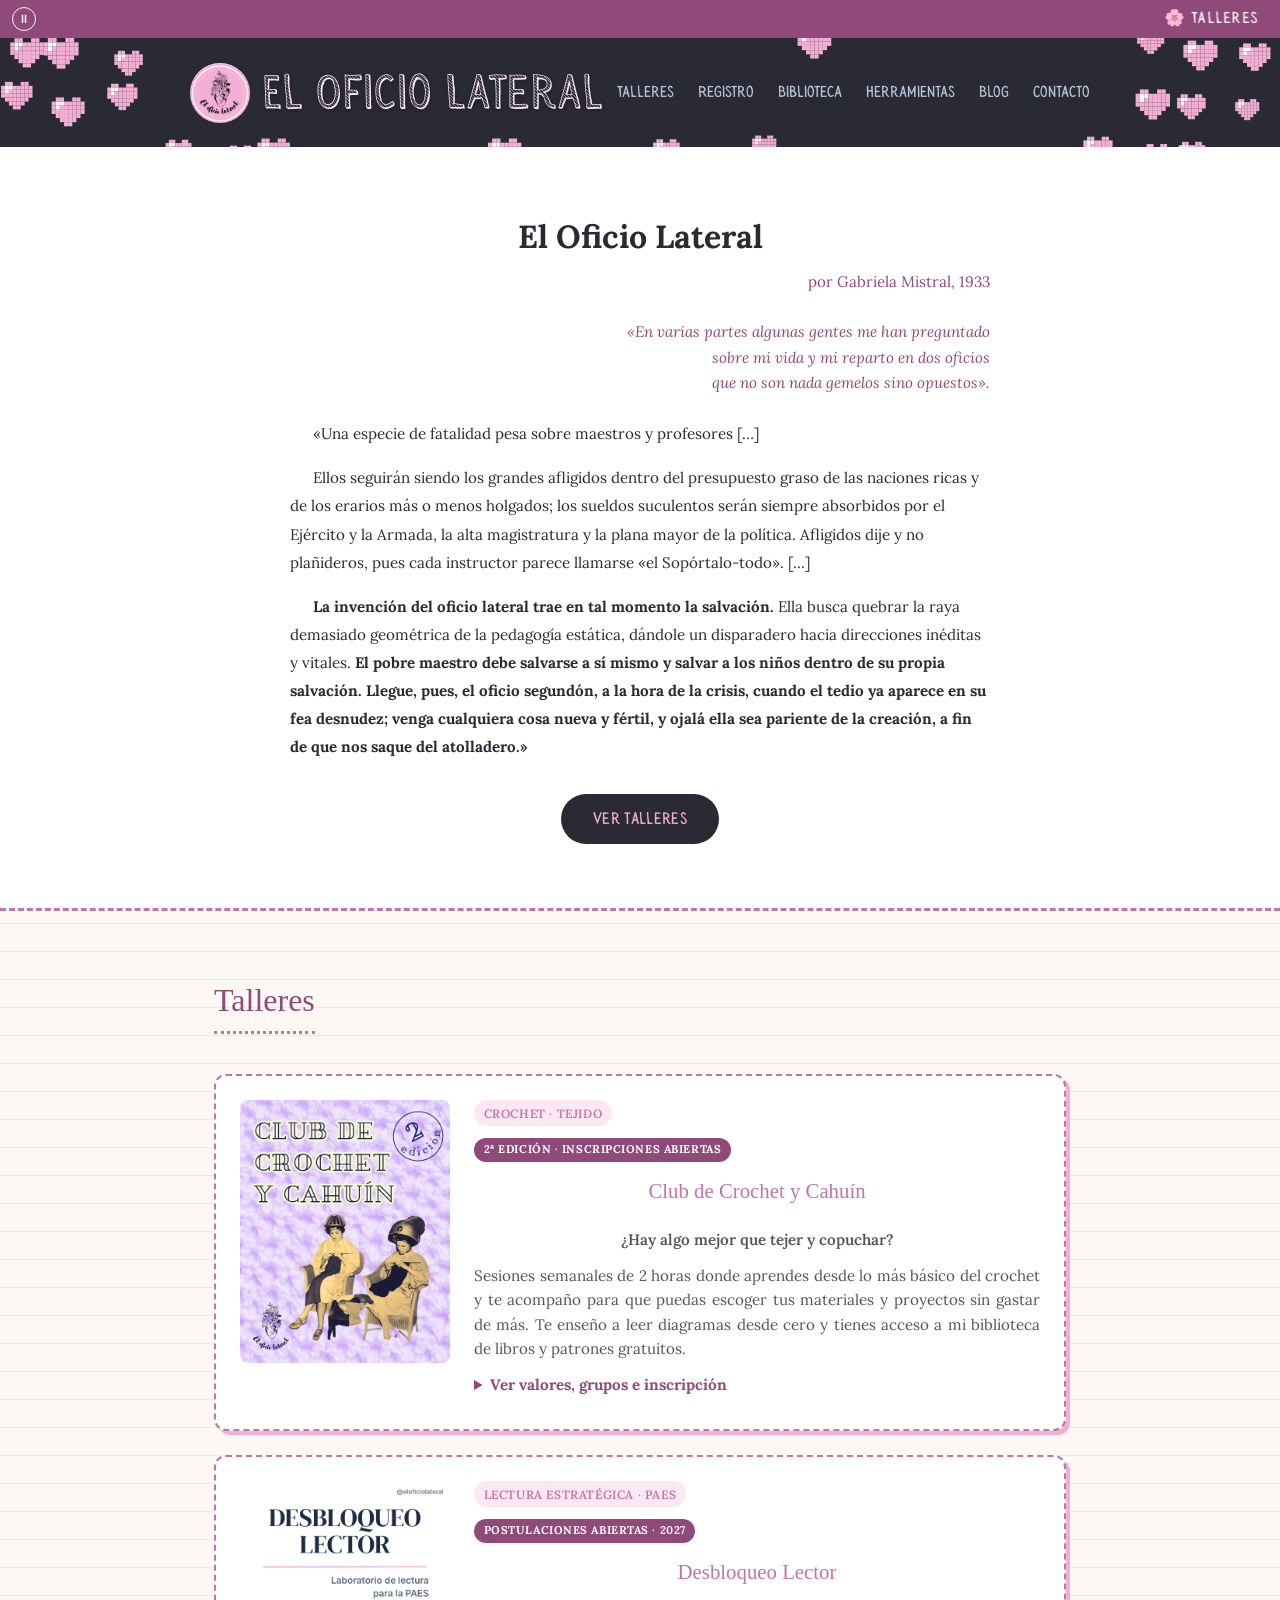
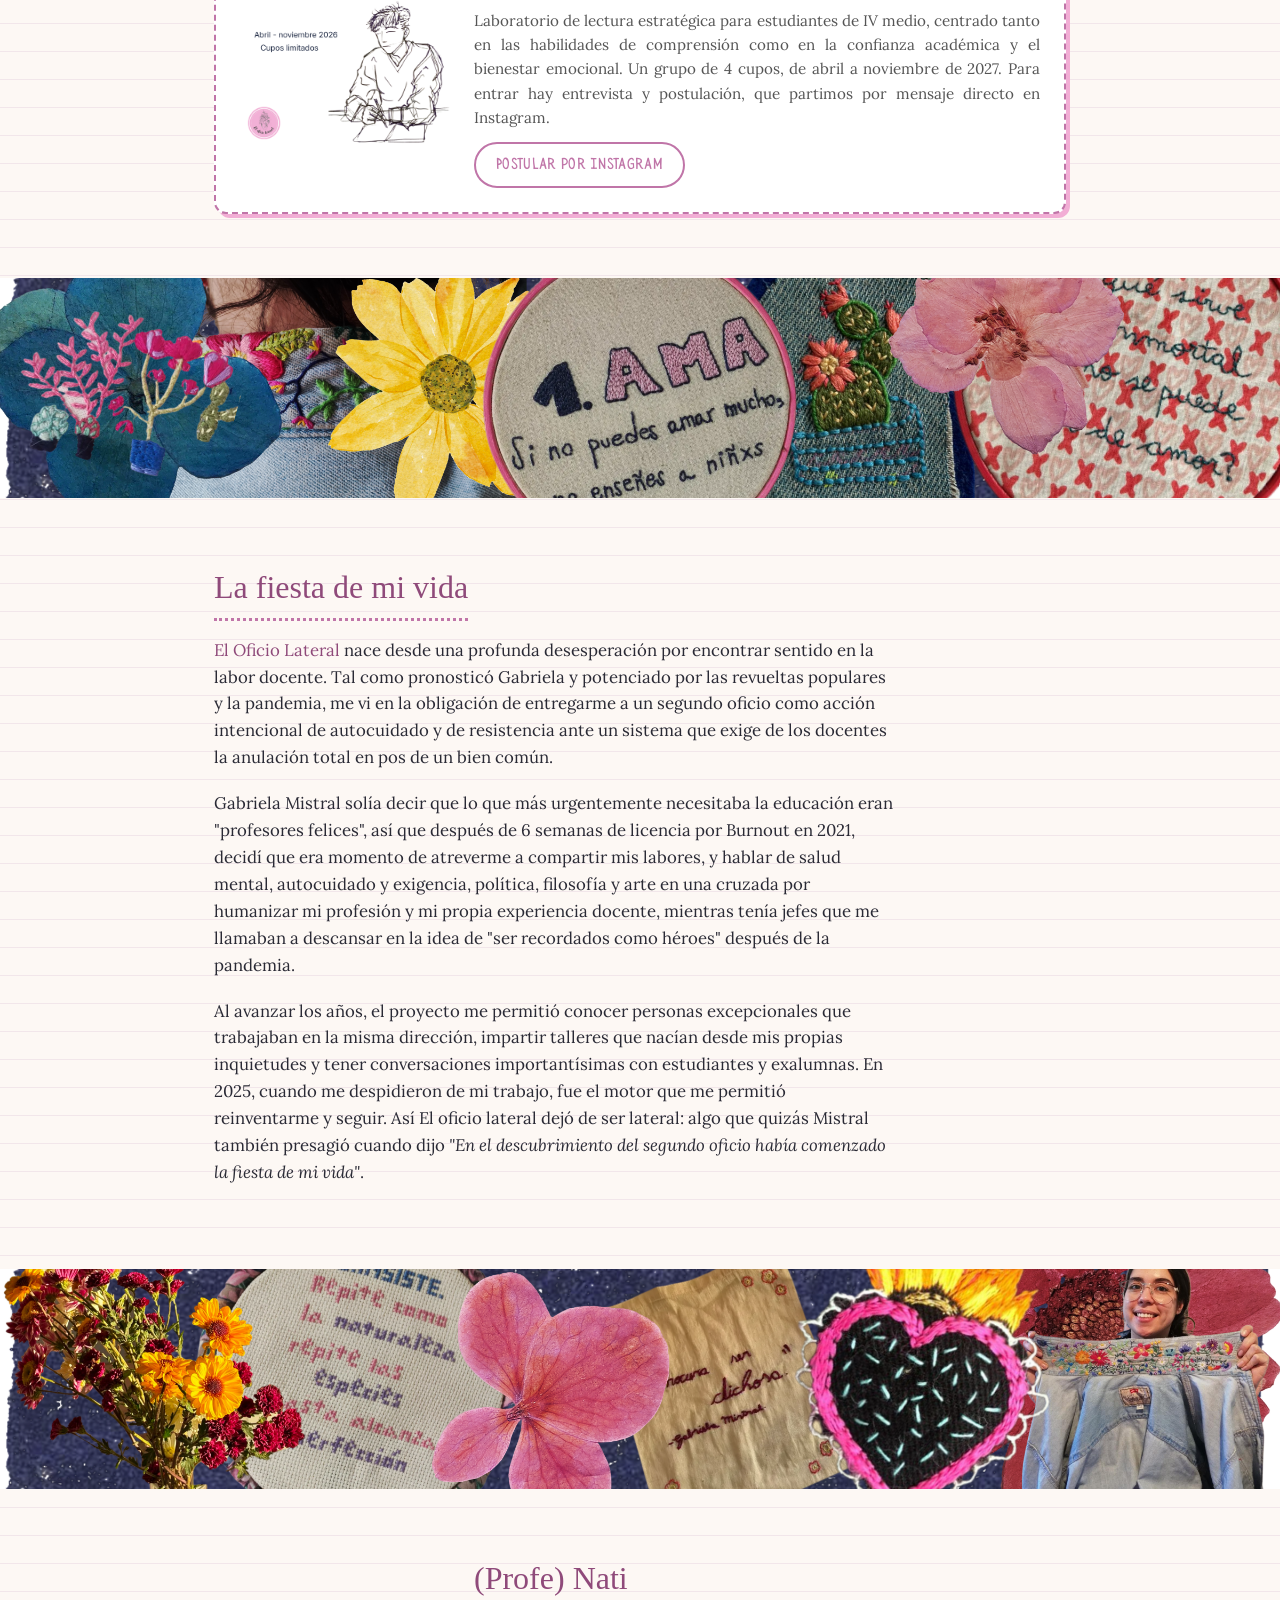
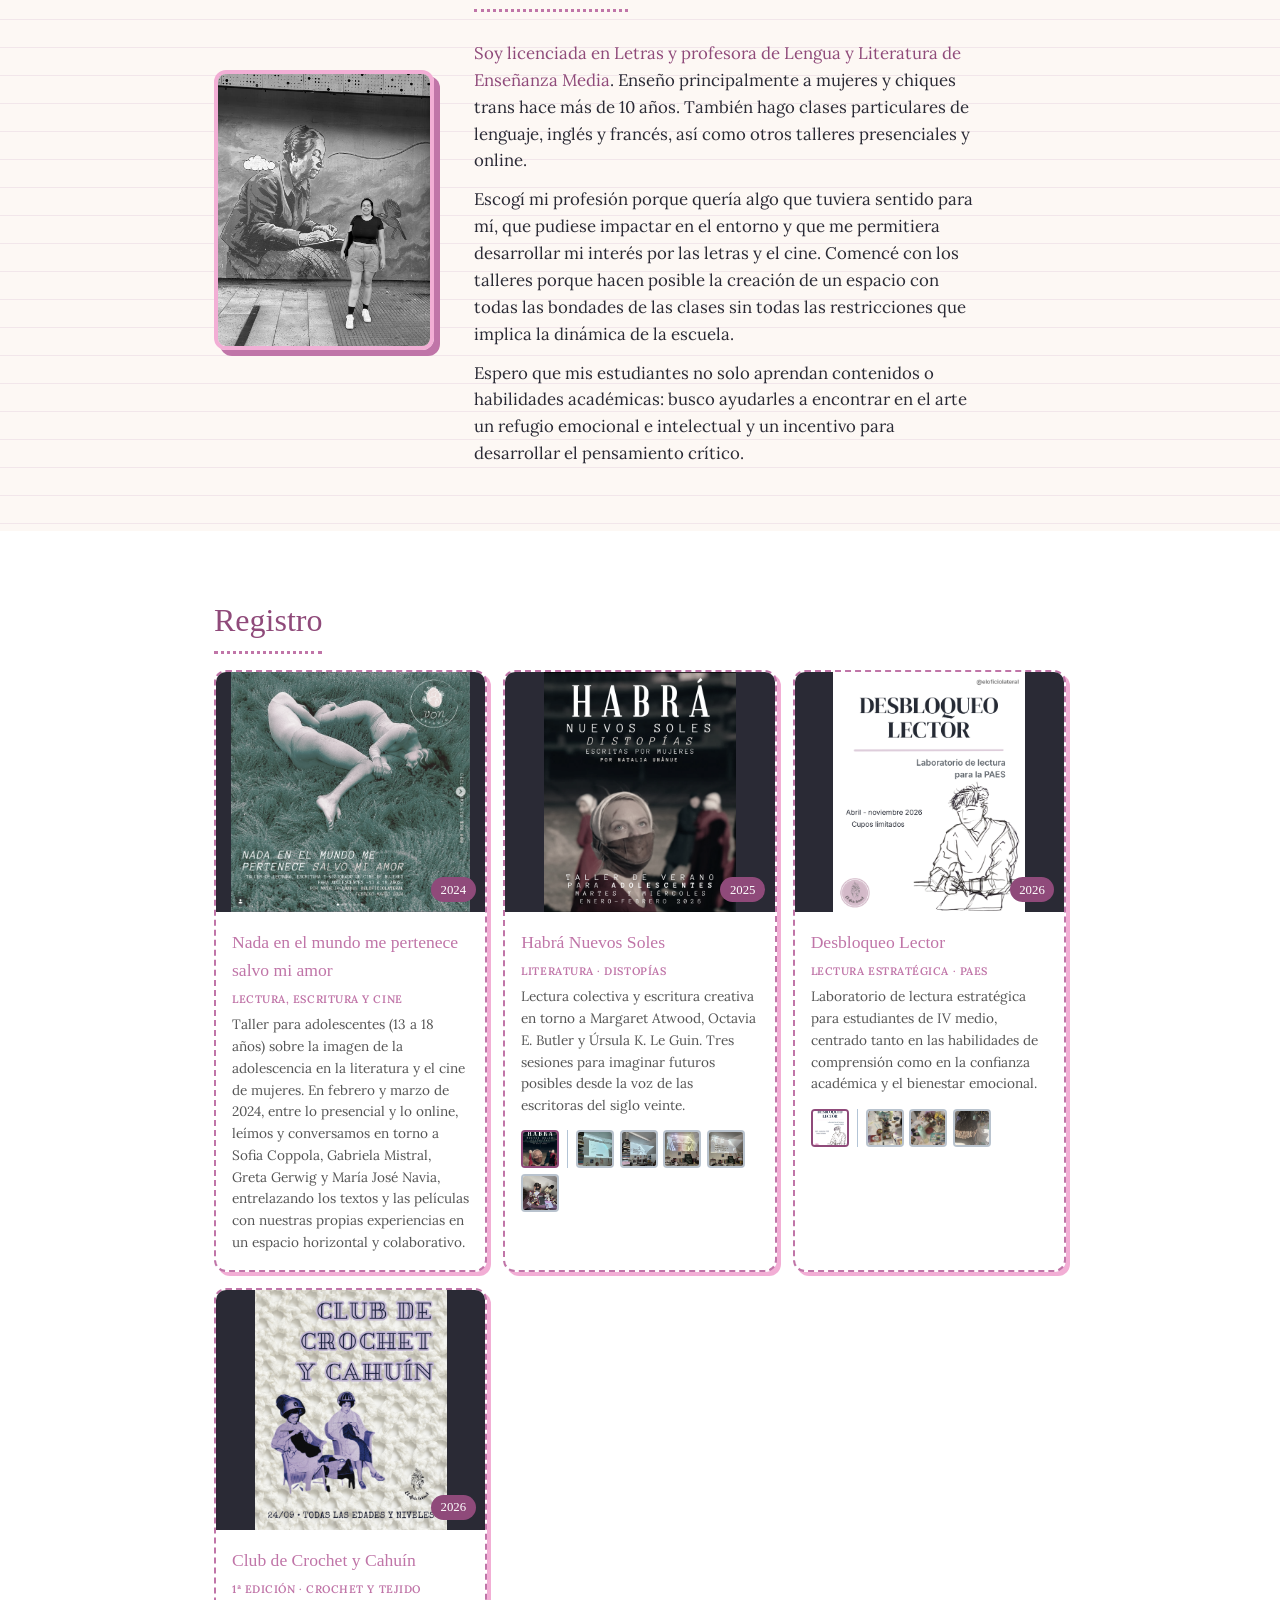
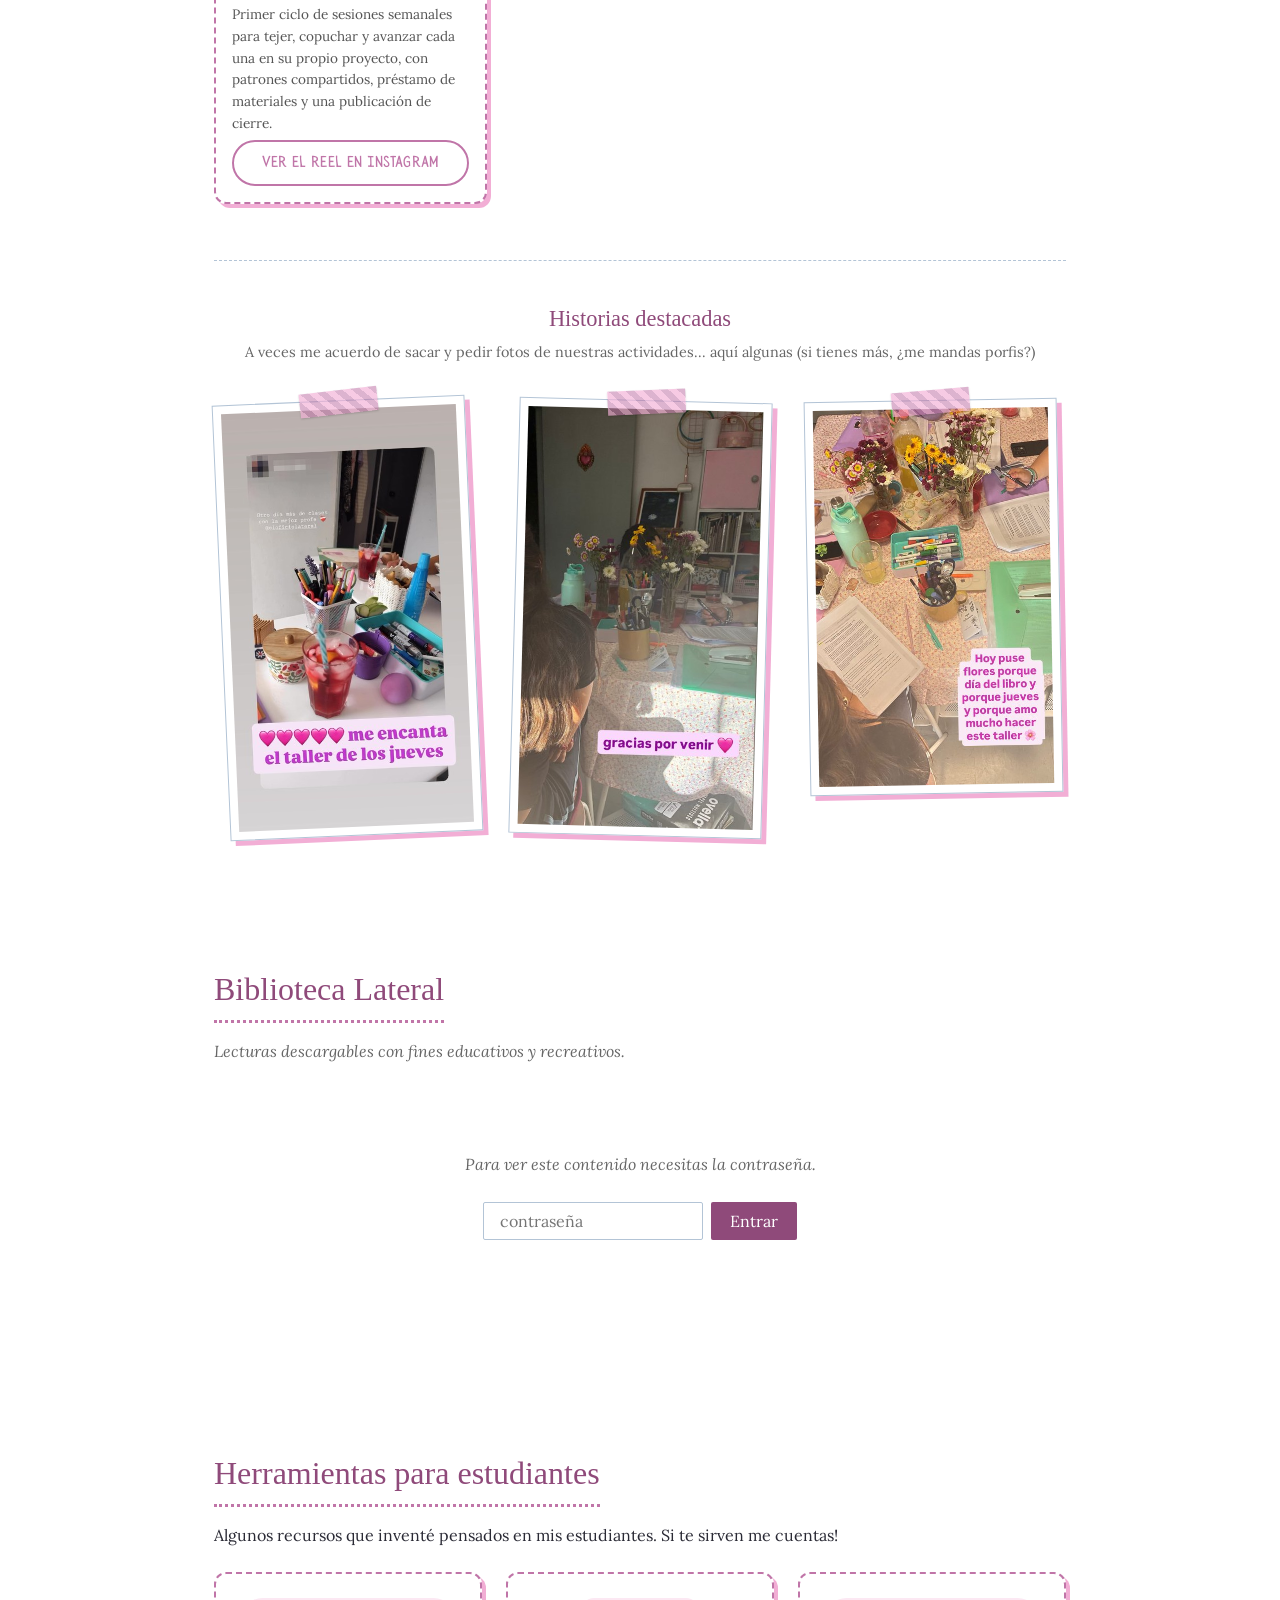
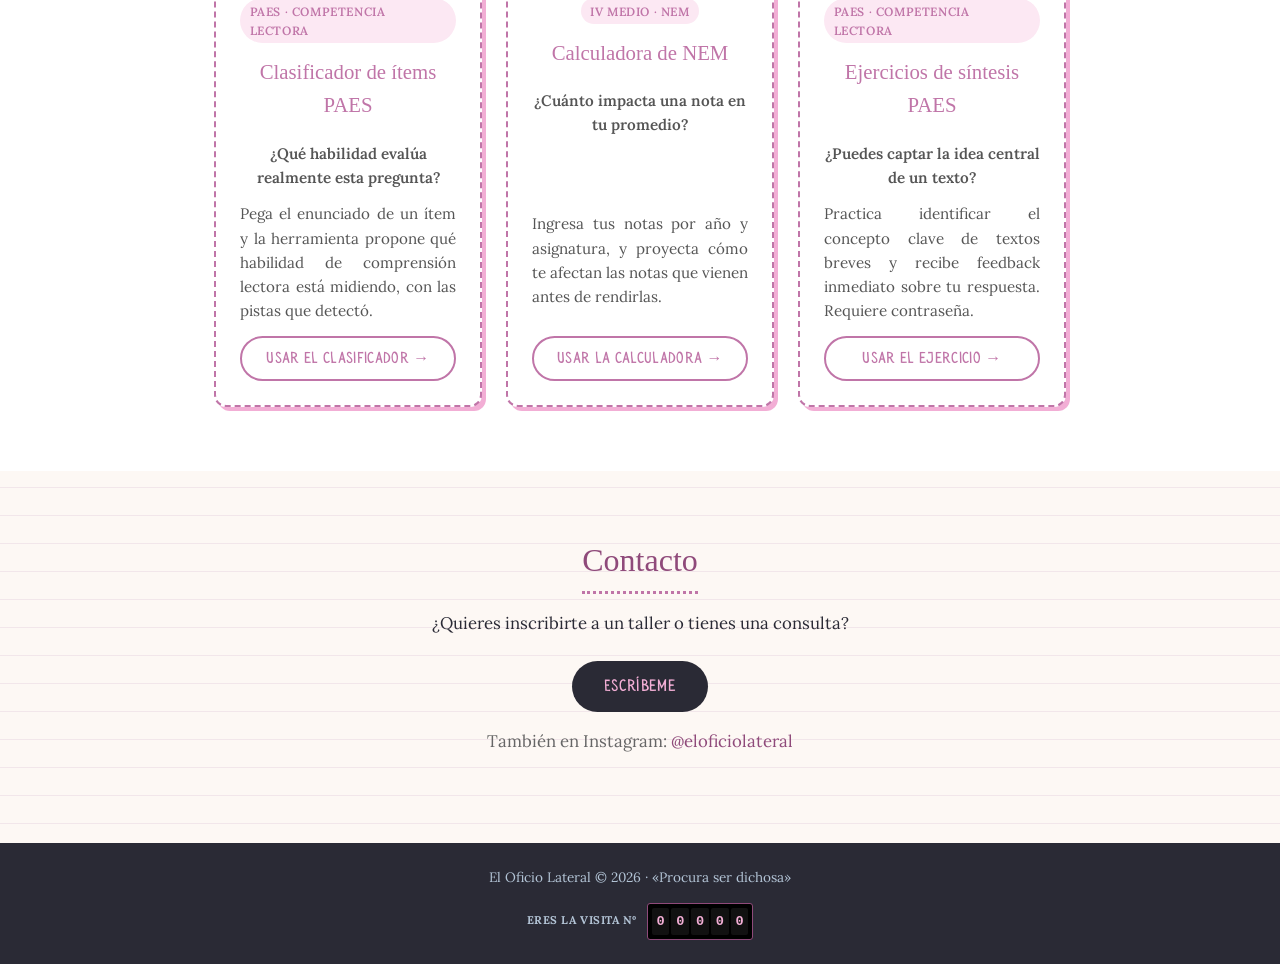
<file: index.html>
<!DOCTYPE html>
<html lang="es">
<head>
  <meta charset="UTF-8">
  <meta name="viewport" content="width=device-width, initial-scale=1.0">
  <link rel="icon" type="image/png" href="favicon.png">
  <link rel="apple-touch-icon" href="favicon.png">
  <title>El Oficio Lateral · Talleres, lecturas y clases</title>
  <meta name="description" content="Talleres online y presenciales de literatura, lectura estratégica y creación. Inspirado en el ensayo de Gabriela Mistral.">

  <!-- Open Graph (WhatsApp, Facebook, LinkedIn) -->
  <meta property="og:type" content="website">
  <meta property="og:url" content="https://unanubet.github.io/eloficiolateral/">
  <meta property="og:title" content="El Oficio Lateral · Talleres, clubes y clases">
  <meta property="og:description" content="Talleres online y presenciales de literatura, lectura estratégica y creación.">
  <meta property="og:image" content="https://unanubet.github.io/eloficiolateral/logo.png">
  <meta property="og:locale" content="es_CL">

  <!-- Twitter / X -->
  <meta name="twitter:card" content="summary_large_image">
  <meta name="twitter:title" content="El Oficio Lateral · Talleres, clubes y clases">
  <meta name="twitter:description" content="Talleres online y presenciales de literatura, lectura estratégica y creación.">
  <meta name="twitter:image" content="https://unanubet.github.io/eloficiolateral/logo.png">

  <link rel="preconnect" href="https://fonts.googleapis.com">
  <link rel="preconnect" href="https://fonts.gstatic.com" crossorigin>
  <link href="https://fonts.googleapis.com/css2?family=Lora:ital,wght@0,400;0,600;1,400&family=Fredericka+the+Great&family=Kranky&display=swap" rel="stylesheet">
  <link rel="stylesheet" href="style.css">
</head>
<body>

  <!-- MARQUEE -->
  <div class="marquee-barra">
    <button type="button" class="marquee-pausa" id="marquee-pausa" aria-pressed="false" aria-label="Pausar texto en movimiento">⏸</button>
    <marquee behavior="scroll" direction="left" scrollamount="3" id="marquee-texto">
      🌸 Talleres &nbsp;&nbsp; 🧶 Clubes de creación &nbsp;&nbsp; 📔 Clases particulares &nbsp;&nbsp; 📖 Biblioteca Lateral &nbsp;&nbsp; 🎀 Herramientas &nbsp;&nbsp; 💌 Y otras cositas &nbsp;&nbsp;
    </marquee>
  </div>

  <script>
    (function () {
      var marquee = document.getElementById('marquee-texto');
      var boton = document.getElementById('marquee-pausa');
      var pausado = false;
      boton.addEventListener('click', function () {
        pausado = !pausado;
        if (pausado) {
          marquee.stop();
          boton.textContent = '▶';
          boton.setAttribute('aria-pressed', 'true');
          boton.setAttribute('aria-label', 'Reanudar texto en movimiento');
        } else {
          marquee.start();
          boton.textContent = '⏸';
          boton.setAttribute('aria-pressed', 'false');
          boton.setAttribute('aria-label', 'Pausar texto en movimiento');
        }
      });
    })();
  </script>

  <!-- HEADER -->
  <header class="site-header" id="site-header">
    <canvas id="heartCanvas" style="position:absolute;top:0;left:0;width:100%;height:100%;pointer-events:none;"></canvas>
    <div class="header-inner" style="position:relative;z-index:1;">
      <div class="logo">
        <img src="logo.png" alt="El Oficio Lateral" class="logo-img">
        <span class="logo-texto">El Oficio Lateral</span>
      </div>
      <nav class="nav-principal">
        <a href="#talleres">Talleres</a>
        <a href="#realizados">Registro</a>
        <a href="#biblioteca">Biblioteca</a>
        <a href="#herramientas">Herramientas</a>
        <a href="blog.html">Blog</a>
        <a href="#contacto">Contacto</a>
      </nav>
    </div>
  </header>

  <!-- HERO -->
  <section class="hero">
    <div class="hero-inner">
      <h1 class="cita-titulo">El Oficio Lateral</h1>
      <p class="cita-autor">por Gabriela Mistral, <a href="https://www.bibliotecanacionaldigital.gob.cl/colecciones/BND/00/AE/AE0014553.pdf" target="_blank">1933</a></p>
      <p class="cita-epigrafe">«En varias partes algunas gentes me han preguntado<br>sobre mi vida y mi reparto en dos oficios<br>que no son nada gemelos sino opuestos».</p>
      <blockquote class="cita-cuerpo">
        <p>«Una especie de fatalidad pesa sobre maestros y profesores […]</p>
        <p>Ellos seguirán siendo los grandes afligidos dentro del presupuesto graso de las naciones ricas y de los erarios más o menos holgados; los sueldos suculentos serán siempre absorbidos por el Ejército y la Armada, la alta magistratura y la plana mayor de la política. Afligidos dije y no plañideros, pues cada instructor parece llamarse «el Sopórtalo-todo». [...]</p>
        <p><strong>La invención del oficio lateral trae en tal momento la salvación.</strong> Ella busca quebrar la raya demasiado geométrica de la pedagogía estática, dándole un disparadero hacia direcciones inéditas y vitales. <strong>El pobre maestro debe salvarse a sí mismo y salvar a los niños dentro de su propia salvación. Llegue, pues, el oficio segundón, a la hora de la crisis, cuando el tedio ya aparece en su fea desnudez; venga cualquiera cosa nueva y fértil, y ojalá ella sea pariente de la creación, a fin de que nos saque del atolladero.»</strong></p>
      </blockquote>
      <a href="#talleres" class="btn-principal">Ver talleres</a>
    </div>
  </section>

  <!-- TALLERES PRÓXIMOS -->
  <section class="talleres" id="talleres">
    <div class="contenedor">
      <h2>Talleres</h2>
      <!--
        Imágenes de tarjeta: guárdalas en la carpeta del sitio y reemplaza "logo.png"
        por el nombre del archivo. Si aún no tienes foto, deja logo.png.
      -->
      <div class="tarjetas tarjetas--horizontal">
        <div class="tarjeta tarjeta--horizontal">
          <div class="tarjeta-foto">
            <img src="realizados/afiche-club-crochet-2.jpg" alt="Afiche de la 2ª edición del Club de Crochet y Cahuín" loading="lazy">
          </div>
          <div class="tarjeta-cuerpo">
            <span class="tarjeta-tag">Crochet · Tejido</span>
            <span class="tarjeta-badge">2ª edición · Inscripciones abiertas</span>
            <h3>Club de Crochet y Cahuín</h3>
            <p class="tarjeta-pregunta">¿Hay algo mejor que tejer y copuchar?</p>
            <p>Sesiones semanales de 2 horas donde aprendes desde lo más básico del crochet y te acompaño para que puedas escoger tus materiales y proyectos sin gastar de más. Te enseño a leer diagramas desde cero y tienes acceso a mi biblioteca de libros y patrones gratuitos.</p>
            <details class="tarjeta-detalle">
              <summary>Ver valores, grupos e inscripción</summary>
            <p class="tarjeta-meta">Presencial · <s>2 grupos de 2 horas</s> 1 grupo de 2 horas</p>
            <div class="tarjeta-precios">
              <span class="precio-item">🧶 <strong>$48.000/mes</strong> — trabajadores</span>
              <span class="precio-item">🧵 <strong>$40.000/mes</strong> — estudiantes</span>
              <span class="precio-nota">Modalidad mensual · Incluye uso de materiales y préstamo de herramientas</span>
              <span class="precio-nota">Esta 2ª edición incluye los materiales para las primeras 3 sesiones</span>
            </div>
            <div class="tarjeta-precios tarjeta-grupos">
              <span class="precio-item">🌷 <s><strong>Grupo Coté</strong> — martes 11 a 13 hrs</s> · <em>cupos llenos</em></span>
              <span class="precio-item">🌸 <strong>Grupo Gala</strong> — jueves 19 a 21 hrs · <em>quedan 4 cupos</em></span>
              <span class="precio-nota">Inscripción por inbox de Instagram o por mail</span>
            </div>
            <div class="tarjeta-botones">
              <a href="https://www.instagram.com/eloficiolateral/" target="_blank" rel="noopener" class="btn-secundario">Escribir por Instagram</a>
              <a href="mailto:eloficiolateral0@gmail.com?subject=Club%20de%20Crochet%20y%20Cahu%C3%ADn" class="btn-secundario">Escribir por mail</a>
            </div>
            </details>
          </div>
        </div>
        <!-- ARCHIVADO (nov 2026): Habrá Nuevos Soles, a la espera de lista de interés. Para reactivar, borra esta línea y la de cierre "FIN ARCHIVADO".
        <div class="tarjeta">
          <div class="tarjeta-foto">
            <img src="realizados/afiche-habra-nuevos-soles-2026.png" alt="Afiche del taller Habrá Nuevos Soles, edición agosto 2026" loading="lazy">
          </div>
          <span class="tarjeta-tag">Literatura · Distopías</span>
          <span class="tarjeta-badge">Lista de interés</span>
          <h3>Habrá Nuevos Soles</h3>
          <p class="tarjeta-pregunta">¿La realidad se está poniendo distópica?</p>
          <p>Sesiones semanales de 2 horas dedicadas a la lectura crítica, el diálogo y análisis de textos y piezas audiovisuales que abordan distopías escritas por 3 autoras durante el siglo XX: Margaret Atwood, Octavia E. Butler y Úrsula K. Le Guin. A través de la lectura de textos breves y variados nos aproximaremos a la biografía de las autoras y sus perspectivas sobre un futuro distópico.</p>
          <p class="tarjeta-meta">Un grupo presencial y uno online</p>
          <div class="tarjeta-precios">
            <span class="precio-item">🔮 <strong>$50.000</strong> — ciclo completo (3 sesiones)</span>
            <span class="precio-item">🗝️ <strong>$20.000</strong> — clase individual</span>
            <span class="precio-nota">Incluye el material de lectura en formato físico y/o digital</span>
            <span class="precio-nota">Estamos armando una lista para decidir los horarios: escríbeme por inbox de Instagram o por mail y cuéntame qué días y horas te acomodan.</span>
          </div>
          <a href="https://www.instagram.com/eloficiolateral/" target="_blank" rel="noopener" class="btn-secundario">Anotarme por Instagram</a>
          <a href="mailto:eloficiolateral0@gmail.com?subject=Lista%20Habr%C3%A1%20Nuevos%20Soles" class="btn-secundario">Anotarme por mail</a>
        </div>
        FIN ARCHIVADO -->

        <!-- ARCHIVADO (nov 2026): Buenas Artes, por ahora fuera. Para reactivar, borra esta línea y la de cierre "FIN ARCHIVADO".
        <div class="tarjeta tarjeta--horizontal">
          <div class="tarjeta-foto">
            <img src="realizados/afiche-buenas-artes.png" alt="Afiche del taller Buenas Artes" loading="lazy">
          </div>
          <div class="tarjeta-cuerpo">
            <span class="tarjeta-tag">Arte · Técnicas mixtas</span>
            <span class="tarjeta-badge">Inscripciones abiertas</span>
            <h3>Buenas Artes</h3>
            <p class="tarjeta-pregunta">¿Necesitas una pausa creativa en tu semana?</p>
            <p>Sesiones semanales o quincenales de creación conjunta de técnicas variadas. Puedes traer alguna obra en proceso o comenzar desde cero aquí incorporando los materiales del taller. El objetivo del taller es conversar y reflexionar sobre el trabajo creativo como acto de autocuidado, expresión y resistencia.</p>
            <p class="tarjeta-meta">Presencial</p>
            <div class="tarjeta-precios">
              <span class="precio-item">🎨 <strong>$75.000/mes</strong> — modalidad semanal (4 sesiones)</span>
              <span class="precio-item">🖌️ <strong>$45.000/mes</strong> — modalidad quincenal (2 sesiones)</span>
              <span class="precio-nota">Incluye uso de materiales y préstamo de herramientas</span>
            </div>
            <a href="https://docs.google.com/forms/d/e/1FAIpQLSeWN1v9JlnGnlx2P4TaS-zVnnIdn2qtE1f21XIrc4MraNLt8Q/viewform?usp=header" class="btn-secundario">Inscribirme</a>
          </div>
        </div>
        FIN ARCHIVADO -->

        <div class="tarjeta tarjeta--horizontal">
          <div class="tarjeta-foto">
            <img src="realizados/afiche-desbloqueo-lector.png" alt="Afiche del laboratorio Desbloqueo Lector" loading="lazy">
          </div>
          <div class="tarjeta-cuerpo">
            <span class="tarjeta-tag">Lectura estratégica · PAES</span>
            <span class="tarjeta-badge">Postulaciones abiertas · 2027</span>
            <h3>Desbloqueo Lector</h3>
            <p>Laboratorio de lectura estratégica para estudiantes de IV medio, centrado tanto en las habilidades de comprensión como en la confianza académica y el bienestar emocional. Un grupo de 4 cupos, de abril a noviembre de 2027. Para entrar hay entrevista y postulación, que partimos por mensaje directo en Instagram.</p>
            <div class="tarjeta-botones">
              <a href="https://www.instagram.com/eloficiolateral/" target="_blank" rel="noopener" class="btn-secundario">Postular por Instagram</a>
            </div>
          </div>
        </div>
      </div>
    </div>
  </section>

  <!-- BANDA 1: entre cita y origen -->
  <div class="banda-collage">
    <img src="Scraps Banner/1.png" alt="collage" class="banda-img">
  </div>

  <!-- ORIGEN -->
  <section class="origen" id="origen">
    <div class="contenedor">
      <h2>La fiesta de mi vida</h2>
      <p><a href="https://www.instagram.com/eloficiolateral/" target="_blank">El Oficio Lateral</a> nace desde una profunda desesperación por encontrar sentido en la labor docente. Tal como pronosticó Gabriela y potenciado por las revueltas populares y la pandemia, me vi en la obligación de entregarme a un segundo oficio como acción intencional de autocuidado y de resistencia ante un sistema que exige de los docentes la anulación total en pos de un bien común.</p>
      <p>Gabriela Mistral solía decir que lo que más urgentemente necesitaba la educación eran "profesores felices", así que después de 6 semanas de licencia por Burnout en 2021, decidí que era momento de atreverme a compartir mis labores, y hablar de salud mental, autocuidado y exigencia, política, filosofía y arte en una cruzada por humanizar mi profesión y mi propia experiencia docente, mientras tenía jefes que me llamaban a descansar en la idea de "ser recordados como héroes" después de la pandemia.</p>
      <p>Al avanzar los años, el proyecto me permitió conocer personas excepcionales que trabajaban en la misma dirección, impartir talleres que nacían desde mis propias inquietudes y tener conversaciones importantísimas con estudiantes y exalumnas. En 2025, cuando me despidieron de mi trabajo, fue el motor que me permitió reinventarme y seguir. Así El oficio lateral dejó de ser lateral: algo que quizás Mistral también presagió cuando dijo <em>"En el descubrimiento del segundo oficio había comenzado la fiesta de mi vida"</em>.</p>
    </div>
  </section>

  <!-- BANDA 2: entre origen y bio -->
  <div class="banda-collage">
    <img src="Scraps Banner/2.png" alt="collage" class="banda-img">
  </div>

  <!-- PRESENTACIÓN -->
  <section class="presentacion" id="presentacion">
    <div class="contenedor presentacion-inner">
      <div class="presentacion-foto">
        <img src="nati.JPG" alt="Nati" class="foto-nati">
      </div>
      <div class="presentacion-texto">
        <h2>(Profe) Nati</h2>
        <p><a href="https://www.instagram.com/unanubet/" target="_blank">Soy licenciada en Letras y profesora de Lengua y Literatura de Enseñanza Media</a>. Enseño principalmente a mujeres y chiques trans hace más de 10 años. También hago clases particulares de lenguaje, inglés y francés, así como otros talleres presenciales y online.</p>
        <p>Escogí mi profesión porque quería algo que tuviera sentido para mí, que pudiese impactar en el entorno y que me permitiera desarrollar mi interés por las letras y el cine. Comencé con los talleres porque hacen posible la creación de un espacio con todas las bondades de las clases sin todas las restricciones que implica la dinámica de la escuela.</p>
        <p>Espero que mis estudiantes no solo aprendan contenidos o habilidades académicas: busco ayudarles a encontrar en el arte un refugio emocional e intelectual y un incentivo para desarrollar el pensamiento crítico.</p>
      </div>
    </div>
  </section>

  <!-- TALLERES REALIZADOS -->
  <section class="realizados" id="realizados">
    <div class="contenedor">
      <h2>Registro</h2>

      <!--
        Para agregar un taller realizado: copia un bloque <article class="realizado">…</article>
        completo y pégalo aquí abajo, cambiando la imagen, el año, el título y la reseña.
        Las imágenes: guárdalas en la carpeta del sitio y reemplaza "logo.png" por el nombre
        del archivo (ej: realizados/habra-nuevos-soles.jpg). Si aún no tienes foto, deja logo.png.
      -->
      <div class="realizados-grid">

        <article class="realizado">
          <div class="realizado-foto">
            <img src="realizados/afiche-nada-en-el-mundo.png" alt="Afiche del taller Nada en el mundo me pertenece salvo mi amor" loading="lazy">
            <span class="realizado-anio">2024</span>
          </div>
          <div class="realizado-texto">
            <h3>Nada en el mundo me pertenece salvo mi amor</h3>
            <p class="realizado-tag">Lectura, escritura y cine</p>
            <p>Taller para adolescentes (13 a 18 años) sobre la imagen de la adolescencia en la literatura y el cine de mujeres. En febrero y marzo de 2024, entre lo presencial y lo online, leímos y conversamos en torno a Sofia Coppola, Gabriela Mistral, Greta Gerwig y María José Navia, entrelazando los textos y las películas con nuestras propias experiencias en un espacio horizontal y colaborativo.</p>
          </div>
        </article>

        <article class="realizado realizado--galeria">
          <div class="realizado-foto">
            <img id="hns-principal" src="realizados/afiche-habra-nuevos-soles.png" alt="Afiche del taller Habrá Nuevos Soles" loading="lazy">
            <span class="realizado-anio">2025</span>
          </div>
          <div class="realizado-texto">
            <h3>Habrá Nuevos Soles</h3>
            <p class="realizado-tag">Literatura · Distopías</p>
            <p>Lectura colectiva y escritura creativa en torno a Margaret Atwood, Octavia E. Butler y Úrsula K. Le Guin. Tres sesiones para imaginar futuros posibles desde la voz de las escritoras del siglo veinte.</p>
            <!-- Galería: el afiche va primero (separado por una línea), luego las fotos del taller. Para agregar o quitar fotos, copia/borra una miniatura y su archivo en la carpeta realizados/ -->
            <div class="realizado-thumbs" role="group" aria-label="Fotos del taller">
              <img src="realizados/afiche-habra-nuevos-soles.png" alt="Afiche del taller" class="thumb-activa" onclick="verFoto(this)" loading="lazy">
              <span class="realizado-thumbs-divisor" aria-hidden="true"></span>
              <img src="realizados/habra-nuevos-soles-1.jpg" alt="Foto 1 del taller" onclick="verFoto(this)" loading="lazy">
              <img src="realizados/habra-nuevos-soles-2.jpg" alt="Foto 2 del taller" onclick="verFoto(this)" loading="lazy">
              <img src="realizados/habra-nuevos-soles-3.jpg" alt="Foto 3 del taller" onclick="verFoto(this)" loading="lazy">
              <img src="realizados/habra-nuevos-soles-4.jpg" alt="Foto 4 del taller" onclick="verFoto(this)" loading="lazy">
              <img src="realizados/habra-nuevos-soles-5.jpg" alt="Foto 5 del taller" onclick="verFoto(this)" loading="lazy">
            </div>
          </div>
        </article>

        <article class="realizado realizado--galeria">
          <div class="realizado-foto">
            <img id="dl-principal" src="realizados/afiche-desbloqueo-lector.png" alt="Afiche del laboratorio Desbloqueo Lector" loading="lazy">
            <span class="realizado-anio">2026</span>
          </div>
          <div class="realizado-texto">
            <h3>Desbloqueo Lector</h3>
            <p class="realizado-tag">Lectura estratégica · PAES</p>
            <p>Laboratorio de lectura estratégica para estudiantes de IV medio, centrado tanto en las habilidades de comprensión como en la confianza académica y el bienestar emocional.</p>
            <div class="realizado-thumbs" role="group" aria-label="Fotos del laboratorio">
              <img src="realizados/afiche-desbloqueo-lector.png" alt="Afiche del laboratorio" class="thumb-activa" onclick="verFoto(this)" loading="lazy">
              <span class="realizado-thumbs-divisor" aria-hidden="true"></span>
              <img src="realizados/desbloqueo-lector-1.jpg" alt="Materiales de trabajo" onclick="verFoto(this)" loading="lazy">
              <img src="realizados/desbloqueo-lector-2.jpg" alt="Mesa de trabajo con flores" onclick="verFoto(this)" loading="lazy">
              <img src="realizados/desbloqueo-lector-3.jpg" alt="Sesión de lectura" onclick="verFoto(this)" loading="lazy">
            </div>
          </div>
        </article>


        <article class="realizado">
          <div class="realizado-foto">
            <img src="realizados/afiche-club-crochet.png" alt="Afiche de la 1ª edición del Club de Crochet y Cahuín" loading="lazy">
            <span class="realizado-anio">2026</span>
          </div>
          <div class="realizado-texto">
            <h3>Club de Crochet y Cahuín</h3>
            <p class="realizado-tag">1ª edición · Crochet y tejido</p>
            <p>Primer ciclo de sesiones semanales para tejer, copuchar y avanzar cada una en su propio proyecto, con patrones compartidos, préstamo de materiales y una publicación de cierre.</p>
            <a href="https://www.instagram.com/reel/DfPbygxzarM/" target="_blank" rel="noopener" class="btn-secundario">Ver el reel en Instagram</a>
          </div>
        </article>

      </div>

      <!-- Recortes de historias de Instagram (testimonios). Para agregar otro, copia un <figure class="historia">…</figure> -->
      <div class="historias">
        <h3 class="historias-titulo">Historias destacadas</h3>
        <p class="historias-sub">A veces me acuerdo de sacar y pedir fotos de nuestras actividades... aquí algunas (si tienes más, ¿me mandas porfis?)</p>
        <div class="historias-tira">
          <figure class="historia">
            <img src="realizados/historia-1.jpg" alt="Historia: «me encanta el taller de los jueves»" loading="lazy">
          </figure>
          <figure class="historia">
            <img src="realizados/historia-2.jpg" alt="Historia: «gracias por venir»" loading="lazy">
          </figure>
          <figure class="historia">
            <img src="realizados/historia-3.jpg" alt="Historia: «hoy puse flores porque día del libro»" loading="lazy">
          </figure>
        </div>
      </div>

    </div>
  </section>

  <script>
    function verFoto(thumb) {
      var tarjeta = thumb.closest('.realizado');
      var principal = tarjeta.querySelector('.realizado-foto img');
      principal.src = thumb.src;
      thumb.parentElement.querySelectorAll('img').forEach(function (t) {
        t.classList.remove('thumb-activa');
      });
      thumb.classList.add('thumb-activa');
    }

    document.querySelectorAll('.realizado-thumbs img').forEach(function (img) {
      img.setAttribute('tabindex', '0');
      img.setAttribute('role', 'button');
      img.addEventListener('keydown', function (e) {
        if (e.key === 'Enter' || e.key === ' ') {
          e.preventDefault();
          verFoto(img);
        }
      });
    });
  </script>

  <!-- CALENDARIO: oculto por el momento. Para reactivar, saca este comentario.
  <section class="calendario" id="calendario">
    <div class="contenedor">
      <h2>Calendario cultural</h2>
      <p>Próximamente.</p>
    </div>
  </section>
  -->

  <!-- BIBLIOTECA -->
  <section class="biblioteca" id="biblioteca">
    <div class="contenedor">
      <h2>Biblioteca Lateral</h2>
      <p class="biblioteca-intro">Lecturas descargables con fines educativos y recreativos.</p>

      <div class="biblioteca-acceso" id="biblioteca-acceso">
        <p class="acceso-texto">Para ver este contenido necesitas la contraseña.</p>
        <div class="acceso-form">
          <input type="password" id="biblioteca-pass" placeholder="contraseña" class="acceso-input">
          <button onclick="verificarPass()" class="acceso-btn">Entrar</button>
        </div>
        <p class="acceso-error" id="acceso-error"></p>
      </div>

      <div class="biblioteca-categorias" id="biblioteca-contenido" style="display:none;">
        <div class="biblioteca-categoria">
          <h3 class="cat-titulo">📚 Español</h3>
          <ul class="cat-lista">
            <li><a href="https://drive.google.com/file/d/1UHvqZwJYLDTszyZIQC6Po2WOt5WgW_zx/view" target="_blank">El museo de los esfuerzos inútiles (C</a></li>
            <li><a href="https://drive.google.com/file/d/1vBZbi8UwzVO6JVkkXHTLTERKs81rKmZT/view" target="_blank">Jane Eyre (Bronte Charlotte)</a></li>
            <li><a href="https://drive.google.com/file/d/1HkDlMP-RiugsoYwdjGH1TyPMjYdn4JuK/view" target="_blank">Las Cosas Que Perdimos en El Fuego</a></li>
            <li><a href="https://drive.google.com/file/d/1zHsHXF4Ka5HLDmtE1ODBAGExjfF4keMa/view" target="_blank">Gente que conocemos en vacaciones (Emily Henry)</a></li>
            <li><a href="https://drive.google.com/file/d/1dK2r0JP8S4cjwJ89e7Ms0eMMPKR084tX/view" target="_blank">La novela del verano (Emily Henry)</a></li>
            <li><a href="https://drive.google.com/file/d/18jcCGpGo5coBpyGesoBL6loEWdkNk7QM/view" target="_blank">La Vida Invisible de Addie Larue</a></li>
            <li><a href="https://drive.google.com/file/d/1uOImiEsppbhF5H0SiQ2nmUEw8iarBRFp/view" target="_blank">Destacar o callar (Carmen Sanz Chacón)</a></li>
            <li><a href="https://drive.google.com/file/d/1WLVGFC23i81IXyNw6hSJ_bIpqg7U_jK8/view" target="_blank">Carcoma (Layla Martínez)</a></li>
            <li><a href="https://drive.google.com/file/d/1ud6PBiJUpy0BZNLjZ8UkIWNydgO_w2P8/view" target="_blank">Migración e intolerancia (Umberto Eco)</a></li>
            <li><a href="https://drive.google.com/file/d/1JgSoRcuuigEYvqtGdxsuRp2JEOgyovIe/view" target="_blank">Ella estuvo entre nosotros</a></li>
            <li><a href="https://drive.google.com/file/d/1vBaeBeABiYZ6EvwsPwbie-AgNq877swD/view" target="_blank">Socorro (Elsa Bornemann)</a></li>
            <li><a href="https://drive.google.com/file/d/1QelIAT-YfygDCjG4HSIeRCpm5lurHDa3/view" target="_blank">Los diarios del cáncer (Audre Lorde)</a></li>
            <li><a href="https://drive.google.com/file/d/1z7xn_ulTLPpBBUyzuTE1V9HpOk6W3ES3/view" target="_blank">Desmorir (Anne Boyer)</a></li>
            <li><a href="https://drive.google.com/file/d/1kwyD63mLPPOu7T2ncEA0pUW0c1LRG9am/view" target="_blank">El cuento de la criada (Margaret Atwood)</a></li>
            <li><a href="https://drive.google.com/file/d/1mzgIVR5arY9kIKwwQS1KOdkg-utOf3Y3/view" target="_blank">La Parábola Del Sembrador (Octavia Butler)</a></li>
            <li><a href="https://drive.google.com/file/d/1dE4MJupiV9A1S60x_Zk26RO1EJXr9VZ5/view" target="_blank">Los Que Se Alejan De Omelas (Ursula Le Guin)</a></li>
            <li><a href="https://drive.google.com/file/d/1_pB6VvHGuG_FKS09aD76mF-1Xt0FTSfr/view" target="_blank">El día antes de la revolución (Ursula Le Guin)</a></li>
            <li><a href="https://drive.google.com/file/d/1JJFI2I4R51hNNrfL3GVx9HLNrFXy2Ybu/view" target="_blank">El nombre del mundo es Bosque (Ursula Le Guin)</a></li>
            <li><a href="https://drive.google.com/file/d/1A3_oojrljngZzqtnpO5k5uVLgNuzE5Za/view" target="_blank">Dorayaki (Durian Sukegawa)</a></li>
            <li><a href="https://drive.google.com/file/d/16MMWXiBTS0T7mo7CKEmxe0r1VZpwIMGJ/view" target="_blank">Pinochet desclasificado (Peter Kornbluh)</a></li>
            <li><a href="https://drive.google.com/file/d/19UFer5i0JL8AsyAOzJWVwzKLquvNg04h/view" target="_blank">No hay extensión más grande</a></li>
            <li><a href="https://drive.google.com/file/d/1Ur6M6bIOBp2FrML3NA0bKl1s5P-YTw6s/view" target="_blank">Medicina narrativa interior</a></li>
            <li><a href="https://drive.google.com/file/d/1xVoO-SS89-h0_7bU0CszvuisE8UDKjT_/view" target="_blank">Chilco (Daniela Catrileo)</a></li>
            <li><a href="https://drive.google.com/file/d/1PsbtXK5R4ZaKejh6QgcpkKwUR0XGNkrx/view" target="_blank">Cuentos escogidos (Marta Brunet)</a></li>
            <li><a href="https://drive.google.com/file/d/1pvZNE3OGASG5pEKVVdpqPEQtto8J7dvU/view" target="_blank">Frankenstein (Mary Shelley)</a></li>
            <li><a href="https://drive.google.com/file/d/1cweywIkaEq7Ncdmh5zsuh1Usb1RE0sFo/view" target="_blank">En la Tierra somos fugazmente grandiosos</a></li>
            <li><a href="https://drive.google.com/file/d/1mhMOrxksdUIBA28HSdf4S-6pM8zH4cVG/view" target="_blank">The Third Gilmore Girl (Kelly Bishop)</a></li>
            <li><a href="https://drive.google.com/file/d/1ens3BJV4LyQzuY6cLxgX7HqQ3py7IJC9/view" target="_blank">Adiós mariquita linda (Pedro Lemebel)</a></li>
            <li><a href="https://drive.google.com/file/d/1-uoT5wVT1HDOQyw-C65K-pIv4KCUem3E/view" target="_blank">Mujeres que corren con los lobos</a></li>
            <li><a href="https://drive.google.com/file/d/1hl9UlzvEwr9wqfFL044xGb-ZYVGYOIIc/view" target="_blank">Toda culpa es un misterio (Gabriela Mistral)</a></li>
            <li><a href="https://drive.google.com/file/d/1gBospKDFU7QiW0ZU92hmijd5ptLkr7Jq/view" target="_blank">Actos Humanos (Han Kang)</a></li>
            <li><a href="https://drive.google.com/file/d/1213zyH8y8aftsNd_lyjpT_HGoEWchRt4/view" target="_blank">Soy una tonta por quererte (Camila Sosa Villada)</a></li>
            <li><a href="https://drive.google.com/file/d/1-pTP7-W76t_sQcdneopIbsrlCAFms0Mm/view" target="_blank">La campana de cristal (Sylvia Plath)</a></li>
            <li><a href="https://drive.google.com/file/d/1Ykk-zVNadPARh4ZlHITXj17lE4TK6pdj/view" target="_blank">Una historia divertida (Emily Henry)</a></li>
            <li><a href="https://drive.google.com/file/d/1Hu5XKWrqqYUmvcwG4MCDxGhu4L_elTsb/view" target="_blank">Cometierra (Dolores Reyes)</a></li>
            <li><a href="https://drive.google.com/file/d/1_wr6o8GtdvmpqD4jI7o5GRwWCWVzcGPA/view" target="_blank">El país de las mujeres (Gioconda Belli)</a></li>
            <li><a href="https://drive.google.com/file/d/1i-XZ7niCRy6JlvHSflDJA1OgQnDjsLPv/view" target="_blank">Cómo acabar con la escritura de las mujeres</a></li>
            <li><a href="https://drive.google.com/file/d/1KjROra_hHk8vzIPRID_3jT9_bOONMcRx/view" target="_blank">De perlas y cicatrices (Pedro Lemebel)</a></li>
            <li><a href="https://drive.google.com/file/d/1zJUP8UbbobUy4ekDriH4vgcSDJuSOL_U/view" target="_blank">Zanjón de la Aguada (Pedro Lemebel)</a></li>
            <li><a href="https://drive.google.com/file/d/1mtbwl_D4AS1A_YSkuKv92diKOFF5QRMy/view" target="_blank">El feminismo es para todo el mundo (bell hooks)</a></li>
            <li><a href="https://drive.google.com/file/d/1DBst8dCq08_6Exq_2ZlSdxfHSFMLOE-E/view" target="_blank">Enseñar pensamiento crítico (bell hooks)</a></li>
            <li><a href="https://drive.google.com/file/d/1N-FDTc0zxLz8bWqBst6kezxGEdJ3xNAw/view" target="_blank">¿Acaso no soy yo una mujer? (Bell Hooks)</a></li>
            <li><a href="https://drive.google.com/file/d/1amwtq2s_EhIY3yhSwdDieNzE0Wl_L_s-/view" target="_blank">El acto de crear (Rick Rubin)</a></li>
            <li><a href="https://drive.google.com/file/d/1fUo6H7NCss0oRr9aRorrFAa-A2Ph5bpW/view" target="_blank">Hierba (Keum Suk Gendry-Kim)</a></li>
            <li><a href="https://drive.google.com/file/d/13EGdAf9a36PI7aqJuMj_ti-RAwSHqQCq/view" target="_blank">Heartstopper 1. Dos Chicos Juntos (Alice Oseman)</a></li>
            <li><a href="https://drive.google.com/file/d/1o04VE8a_mwrpdQ7gzxgjcsUAzR54EeN7/view" target="_blank">El infinito en un junco (adaptación gráfica, Tyto Alba)</a></li>
            <li><a href="https://drive.google.com/file/d/1YF6b0J6oM4xYxeTvLf4yTVtqBMJ1W5yf/view" target="_blank">Escritos (Alfonsina Storni)</a></li>
            <li><a href="https://drive.google.com/file/d/1iAeQ_JvIeZ9dj-oVU_WtafwObme1t2On/view" target="_blank">Todo lo que aprendimos de las películas</a></li>
            <li><a href="https://drive.google.com/file/d/1V_iJtWlzCVA4iHSggWphA7ln4w-35ame/view" target="_blank">Las lealtades (Delphine De Vigan)</a></li>
            <li><a href="https://drive.google.com/file/d/1e6FfTxA_wwfEIqcwgBeh72OWojEVIc8A/view" target="_blank">María Antonieta (Stefan Zweig)</a></li>
            <li><a href="https://drive.google.com/file/d/1JZUQVBpGRnD57mr-ozn8iOliOH5IRMpl/view" target="_blank">El odio que das (Angie Thomas)</a></li>
            <li><a href="https://drive.google.com/file/d/13QVP8nJPOSNwL9wm6ZCXZfxweuC5PnQT/view" target="_blank">Nada se opone a la noche (Delphine De Vigan)</a></li>
            <li><a href="https://drive.google.com/file/d/15v3GhBmq_d_zRKM8M-R4DPAVZzt-B1wE/view" target="_blank">La secreta vida literaria de Augusto Pinochet (Juan Cristóbal Peña)</a></li>
            <li><a href="https://drive.google.com/file/d/1b1xqVcrF3wo2qB4IxJzt5Q_qHcaaTAvr/view" target="_blank">Diarios (Alejandra Pizarnik)</a></li>
            <li><a href="https://drive.google.com/file/d/1JisKrpd2tnwbT9Koc1ys_TwKRAhIKJea/view" target="_blank">Las malas (Camila Sosa Villada)</a></li>
            <li><a href="https://drive.google.com/file/d/1zSK7QYIc8Gca3pjOw_uEDg88SO7ZgWLo/view" target="_blank">Me alegra que mi mamá haya muerto</a></li>
            <li><a href="https://drive.google.com/file/d/1S4l87GCo1AyCSF-vuNryAEMK4ZX8rKsB/view" target="_blank">Falsificaciones (Marco Denevi)</a></li>
            <li><a href="https://drive.google.com/file/d/1C8JeQJ1NjQeMr1zD00tptPYSqkZyft13/view" target="_blank">Babel (Patti Smith)</a></li>
            <li><a href="https://drive.google.com/file/d/1Asi9n7G94l7ZF7rXNqe8B3vcvBRG9u21/view" target="_blank">La clase de griego (Han Kang)</a></li>
            <li><a href="https://drive.google.com/file/d/1qucc8tX555Zzk_zoxKSnuoUWrfHiY5aO/view" target="_blank">Poeta chileno (Alejandro Zambra)</a></li>
            <li><a href="https://drive.google.com/file/d/12u1P3JeCXi4uAzdMO9YQKNybt2T4aVmK/view" target="_blank">Un cuarto propio (Virginia Woolf)</a></li>
            <li><a href="https://drive.google.com/file/d/13P-jgvVvrM-0Hnx1s09k_zq8QruBrnQE/view" target="_blank">Space Invaders (Nona Fernández)</a></li>
            <li><a href="https://drive.google.com/file/d/1-Wj41LCTY-8pDbYql9xGf50KEmicG2SV/view" target="_blank">El Taller (Nona Fernández)</a></li>
            <li><a href="https://drive.google.com/file/d/1mQUHdOUcH87JfjfNYShgtYOjW-YNE_nc/view" target="_blank">Línea Nigra (Jazmina Barrera)</a></li>
            <li><a href="https://drive.google.com/file/d/1_U7nVXVohKbr5PSBDg8mNfOFJtT8agCZ/view" target="_blank">La señora Dalloway (Virginia Woolf)</a></li>
            <li><a href="https://drive.google.com/file/d/179o6_KMYWdf2vloMwfn15rGq5PZZ108-/view" target="_blank">Medea (Eurípides)</a></li>
            <li><a href="https://drive.google.com/file/d/17uJSkrUi8_MUos0F1mgCifb-dyxk7NgR/view" target="_blank">Feminismo de barrio (Mikki Kendall)</a></li>
            <li><a href="https://drive.google.com/file/d/1OnYn0sv-rmSk-gCpE8JCauRlHESxyc1e/view" target="_blank">Prosa completa (Alejandra Pizarnik)</a></li>
            <li><a href="https://drive.google.com/file/d/17qsVRvPEGXGkAxlmMMKcvGsgUgGnAZgp/view" target="_blank">Nunca me abandones (Kazuo Ishiguro)</a></li>
            <li><a href="https://drive.google.com/file/d/1CIR1d8sf_S7S3INLY8ZpAL-SYKPn1S8Y/view" target="_blank">La hermana menor. Un retrato de Silvina Ocampo</a></li>
            <li><a href="https://drive.google.com/file/d/1BqbNQ1-3yuPRNWzOU2ayUTkxG-9bBehe/view" target="_blank">La vegetariana (Han Kang)</a></li>
            <li><a href="https://drive.google.com/file/d/1Z45LivIeJZ-T2Oq9o1Sz9GKbAtretZZm/view" target="_blank">Literatura infantil (Alejandro Zambra)</a></li>
            <li><a href="https://drive.google.com/file/d/1BhtzBWwxud4kpa8_KePD_0lUXo-uH3Qg/view" target="_blank">El infinito en la palma de la mano (Gioconda Belli)</a></li>
            <li><a href="https://drive.google.com/file/d/1r57HuapdwKKeMPoqOafS0eO1FwJdaOfx/view" target="_blank">El verano sin hombres (Siri Hustvedt)</a></li>
            <li><a href="https://drive.google.com/file/d/1K8cxXPfKUija_6kiTkANRKJ17GSbVWil/view" target="_blank">Punto de cruz (Jazmina Barrera)</a></li>
            <li><a href="https://drive.google.com/file/d/1lB4EwwfeM6IoulTLxqXLZ0G9y-v8S_IO/view" target="_blank">Imposible decir adiós (Han Kang)</a></li>
            <li><a href="https://drive.google.com/file/d/1PbMnHWfl6vY1P03Ad3Za6b6P8ATL4955/view" target="_blank">Contra los hijos (Lina Meruane)</a></li>
            <li><a href="https://drive.google.com/file/d/1koJdVQ01-G_fv_AwDQfMKn3g32LZpk-K/view" target="_blank">La mujer que mira a los hombres que miran a las mujeres</a></li>
            <li><a href="https://drive.google.com/file/d/185rMRviERQk00AMJZVo_upq6qwqraiT7/view" target="_blank">Lágrimas en H Mart (Michelle Zauner)</a></li>
            <li><a href="https://drive.google.com/file/d/1AFJTswYg_QDjWzTTvGZWUcOFmZDfX41T/view" target="_blank">Los árboles caídos también son el bosque</a></li>
            <li><a href="https://drive.google.com/file/d/1G0Ucl5l0jKggwBEjwgfS3ptoXLZlAqFj/view" target="_blank">El viento comenzó a mecer la hierba</a></li>
            <li><a href="https://drive.google.com/file/d/10aK1PZ6K0KrjjnJwYB7cGd-cO_bDO59Q/view" target="_blank">Las grandes mujeres (Alfonsina Storni)</a></li>
            <li><a href="https://drive.google.com/file/d/1asNMprV3XuMYi3vtGtG9ZEzNZNyF4OwT/view" target="_blank">Gente normal (Sally Rooney)</a></li>
            <li><a href="https://drive.google.com/file/d/1YpY7gfzzUo5UQDuJqyBV7Z5RHKLg5-b9/view" target="_blank">Jóvenes pistoleros (Juan Cristóbal Peña)</a></li>
            <li><a href="https://drive.google.com/file/d/1Bmw-8BERvxsVMP18V6O1jRWkU6p9y3gd/view" target="_blank">Memorias del subsuelo (Dostoievski)</a></li>
            <li><a href="https://drive.google.com/file/d/1aYfsvc0PNvgG5j1qtXAhkS7FM4rv08iH/view" target="_blank">Putita Golosa. Por un feminismo del goce</a></li>
            <li><a href="https://drive.google.com/file/d/1fnplNUg-4jz7Ie-r9_b5n3UWEmEbW4iX/view" target="_blank">El infinito en un junco (Irene Vallejo)</a></li>
            <li><a href="https://drive.google.com/file/d/11rIP12e9klJ-3OCgxAbqWCZ1lLXIxTZ0/view" target="_blank">Los reyes de la casa (Delphine De Vigan)</a></li>
            <li><a href="https://drive.google.com/file/d/114iqG-jrfytdI5NyEUx6TNGi7LCj2zWx/view" target="_blank">Perdidas en el bosque (Margaret Atwood)</a></li>
            <li><a href="https://drive.google.com/file/d/1Mavd4gDvvK7DWLSfkyQxY17K4LRyjmCs/view" target="_blank">Mi año de descanso y relajación</a></li>
            <li><a href="https://drive.google.com/file/d/1_yZrgWkYf_zlPY_a9Yv1QWOu94wQTrOt/view" target="_blank">Revelación de un mundo (Clarice Lispector)</a></li>
            <li><a href="https://drive.google.com/file/d/1i_RkMg2jLUalSZCkPADPZCnGScFWnWO9/view" target="_blank">Kitchen (Banana Yoshimoto)</a></li>
            <li><a href="https://drive.google.com/file/d/13oMCx3w5-m_IoXVYnPwlwgqMhWaNTm-t/view" target="_blank">Mapocho (Nona Fernández)</a></li>
            <li><a href="https://drive.google.com/file/d/1FM9CjjEuM3zESECT66dtVZeyCQ_hXhSm/view" target="_blank">El invencible verano de Liliana (Cristina Rivera Garza)</a></li>
            <li><a href="https://drive.google.com/file/d/1lc4q_lrjQT8JIZLl2f8uWikS9mNG0Lhh/view" target="_blank">Todas las crónicas (Clarice Lispector)</a></li>
            <li><a href="https://drive.google.com/file/d/17I2pv5i8fHoN-lRi47Jbks8prMdEuz3d/view" target="_blank">Las gratitudes (Delphine De Vigan)</a></li>
          </ul>
        </div>
        <div class="biblioteca-categoria">
          <h3 class="cat-titulo">📖 Inglés</h3>
          <ul class="cat-lista">
            <li><a href="https://drive.google.com/file/d/1F_FJF-7tkN8n8tUCuR0YXIw4l-g2ey-i/view" target="_blank">The Flatshare (Beth O'Leary)</a></li>
            <li><a href="https://drive.google.com/file/d/1pFW0TF3JubSVKvrZH08iHBAI3_aEYfny/view" target="_blank">People We Meet on Vacation (Emily Henry)</a></li>
            <li><a href="https://drive.google.com/file/d/1A1J3Ugg_vRIc4EMVhTMY7UfjNp4oCAGB/view" target="_blank">Happy Place (Emily Henry)</a></li>
            <li><a href="https://drive.google.com/file/d/14b1Em-fQxE0YY0wWgEBcnEO-RxT7cxs9/view" target="_blank">Careless People (Sarah Wynn-Williams)</a></li>
            <li><a href="https://drive.google.com/file/d/1D4oNTB5XpVuSC6LOS3TnQS1PmqDxDfgG/view" target="_blank">Say You'll Remember Me (Abby Jimenez)</a></li>
            <li><a href="https://drive.google.com/file/d/1ld_nu1nSmEdYxWSfa8tTh_xUZV-Ee-H8/view" target="_blank">Great Big Beautiful Life (Emily Henry)</a></li>
            <li><a href="https://drive.google.com/file/d/1fl6Aur6TgJVT0QBuOqisUl5zAg3IFQMN/view" target="_blank">Business or Pleasure (Rachel Lynn Solomon)</a></li>
            <li><a href="https://drive.google.com/file/d/1H1X1eTD0Izo_usAuJiphKCU1NtFOIc4f/view" target="_blank">Love on the Brain (Ali Hazelwood)</a></li>
            <li><a href="https://drive.google.com/file/d/1V9HAsYwUEiALDU3qZ5df0idLMj4TkOby/view" target="_blank">Love, Theoretically (Ali Hazelwood)</a></li>
            <li><a href="https://drive.google.com/file/d/1ESRLSbAF41P5wQxVZO-KlBAvca3qOGEb/view" target="_blank">Not in Love (Ali Hazelwood)</a></li>
            <li><a href="https://drive.google.com/file/d/1vhX5YAgsbCxq0NEoxG7bWKwznjx4zw3_/view" target="_blank">Problematic Summer Romance (Ali Hazelwood)</a></li>
            <li><a href="https://drive.google.com/file/d/1J60aziwGvyzVy-ljdyqMMeKuxFG5-3Po/view" target="_blank">Deep End (Ali Hazelwood)</a></li>
            <li><a href="https://drive.google.com/file/d/1unLjkoCZ-XWAc2z6OshDvzwFDXLnsAxQ/view" target="_blank">It Happened One Summer (Tessa Bailey)</a></li>
            <li><a href="https://drive.google.com/file/d/1yemRDLNptXpFEg7mYH3ELmmLV_kiMBq8/view" target="_blank">Before I Let Go (Kennedy Ryan)</a></li>
            <li><a href="https://drive.google.com/file/d/1M2lw49_C68yRvMEmfjuw5TA8XTR9h64x/view" target="_blank">The Wall of Winnipeg and Me (Mariana Zapata)</a></li>
            <li><a href="https://drive.google.com/file/d/194CzVkg-lJFeq6gg0ZfMfebWgNvWgZ4O/view" target="_blank">Before the Coffee Gets Cold (Toshikazu Kawaguchi)</a></li>
            <li><a href="https://drive.google.com/file/d/1vwFyU5jFCKPf6rC6S2BJYM0PNQl5B5JK/view" target="_blank">Stuck with You (Ali Hazelwood)</a></li>
            <li><a href="https://drive.google.com/file/d/1B45ciuM5wOIwTGbf87YyjkBm4gq-IBXf/view" target="_blank">Check & Mate (Ali Hazelwood)</a></li>
            <li><a href="https://drive.google.com/file/d/1tp9_5t_Y1ASaL7jMU-63kbEsoPcApG8F/view" target="_blank">Under One Roof (Ali Hazelwood)</a></li>
            <li><a href="https://drive.google.com/file/d/1i_Drzza7J50kZUk9HazROWKrHVnnKST0/view" target="_blank">Below Zero (Ali Hazelwood)</a></li>
            <li><a href="https://drive.google.com/file/d/1sfMF2jBn1K_pFLYqzbeC0Z95FGVgJMVU/view" target="_blank">Loathe to Love You (Ali Hazelwood)</a></li>
            <li><a href="https://drive.google.com/file/d/1o9WT2CM4p7Omh7wqjtAArOf79GfLdBcN/view" target="_blank">The Things We Water (Mariana Zapata)</a></li>
            <li><a href="https://drive.google.com/file/d/1P65T-rhm3m6OTfOkkopPrUXcYAOve_c1/view" target="_blank">One to Watch (Kate Stayman-London)</a></li>
            <li><a href="https://drive.google.com/file/d/1E4p8uL_oWVPdbnCYJxI0I_fn9TZu8YUN/view" target="_blank">Beautiful World, Where Are You (Sally Rooney)</a></li>
            <li><a href="https://drive.google.com/file/d/1TTe7EKM2rGfTi2hRPNdv265w1qAxe5pl/view" target="_blank">Things We Never Got Over (Lucy Score)</a></li>
            <li><a href="https://drive.google.com/file/d/1nRVcSuDVkFAo_rqsrFjHVumdYbvJz3w_/view" target="_blank">The Kiss Quotient (Helen Hoang)</a></li>
            <li><a href="https://drive.google.com/file/d/1KO_Znat4Rfp7XxqYZgPiVGCf-GQfrwK1/view" target="_blank">Icebreaker (Hannah Grace)</a></li>
            <li><a href="https://drive.google.com/file/d/1tBrmjHcG872KRLGB2Xe6ilua40ElCXmY/view" target="_blank">The Invisible Life of Addie LaRue (V.E. Schwab)</a></li>
            <li><a href="https://drive.google.com/file/d/1d1aJP7yes3_ggekWzxQwVCam3YQIFRKK/view" target="_blank">Nothing Like the Movies (Lynn Painter)</a></li>
            <li><a href="https://drive.google.com/file/d/1rr_tUwWtFdMdo4v21snKDhK3MjFEyboS/view" target="_blank">The Summer I Turned Pretty (Jenny Han)</a></li>
            <li><a href="https://drive.google.com/file/d/1BxjTRaP_gjPnOkiNU8Lqq8WAWV_J58D4/view" target="_blank">We'll Always Have Summer (Jenny Han)</a></li>
            <li><a href="https://drive.google.com/file/d/12cInmKK7oSrxnlAfjkVQGgZPbR42i06Q/view" target="_blank">It's Not Summer Without You (Jenny Han)</a></li>
            <li><a href="https://drive.google.com/file/d/1dI8rZF41AuVtGezlfuXCOTFLXsrd5evK/view" target="_blank">Weather Girl (Rachel Lynn Solomon)</a></li>
            <li><a href="https://drive.google.com/file/d/1Sr82LuM4SlO2oVkhxz982kXmcZcz1SxY/view" target="_blank">See You Yesterday (Rachel Lynn Solomon)</a></li>
            <li><a href="https://drive.google.com/file/d/1J0mC3D3OlOUDFIR1KsAM_UeAUyxKnfL3/view" target="_blank">The Ex Talk (Rachel Lynn Solomon)</a></li>
            <li><a href="https://drive.google.com/file/d/1yfoYaan8xeFvOS0ioo4pBVNJZunFtcsO/view" target="_blank">All I've Never Wanted (Ana Huang)</a></li>
            <li><a href="https://drive.google.com/file/d/10Bvud3aom42j5e-j_1xBP8VKNa4jUqLM/view" target="_blank">If the Sun Never Sets (Ana Huang)</a></li>
            <li><a href="https://drive.google.com/file/d/1o3RtM_fUPadrvJjSJMsdVvPZkArmXA3A/view" target="_blank">If Love Had a Price (Ana Huang)</a></li>
            <li><a href="https://drive.google.com/file/d/1L9OZGJ_r4MJiuEjHQU_-I44VtX804oCF/view" target="_blank">If We Ever Meet Again (Ana Huang)</a></li>
            <li><a href="https://drive.google.com/file/d/1HR1-RzWsFifzXFDoqlWB4xBf81n1hM-J/view" target="_blank">Atmosphere (Taylor Jenkins Reid)</a></li>
            <li><a href="https://drive.google.com/file/d/1Wc8CLkvAHIiYlIPhE5HU3t2-eGShuwET/view" target="_blank">Gone Girl (Gillian Flynn)</a></li>
            <li><a href="https://drive.google.com/file/d/1vq3wYULx_SlXyku2tS6w-Cy0h2gWThPb/view" target="_blank">Sharp Objects (Gillian Flynn)</a></li>
            <li><a href="https://drive.google.com/file/d/19r0j3ayb8-PozyvqcN4JZvw_LWSDxV0M/view" target="_blank">My Year of Rest and Relaxation (Ottessa Moshfegh)</a></li>
            <li><a href="https://drive.google.com/file/d/1BhLMpAvl7uXkXhn25f5Rxfayt8M7OsiV/view" target="_blank">Me Before You (Jojo Moyes)</a></li>
            <li><a href="https://drive.google.com/file/d/1Npv0kk9uS02PmsBnvR5U4bo_nXIrQn32/view" target="_blank">The Things We Leave Unfinished (Rebecca Yarros)</a></li>
            <li><a href="https://drive.google.com/file/d/1uvCPcI__mS818iV-NidM-fT0d3OHUd4o/view" target="_blank">The Spanish Love Deception (Elena Armas)</a></li>
            <li><a href="https://drive.google.com/file/d/14g61NxzAoLKW93bWN9nNal6cGH_ve-JT/view" target="_blank">The American Roommate Experiment (Elena Armas)</a></li>
            <li><a href="https://drive.google.com/file/d/1AAmrw1uJxFlcF74hK1zaEB4pQxbm6s4e/view" target="_blank">The Fiancé Dilemma (Elena Armas)</a></li>
            <li><a href="https://drive.google.com/file/d/1dJGpbNcQX-s7AQ3Ae30jI_A38Sucm0qu/view" target="_blank">Love and Other Words (Christina Lauren)</a></li>
            <li><a href="https://drive.google.com/file/d/1sErcKulzpXpKURAyH_w3VchNZJUJ908C/view" target="_blank">The Letters of Vita Sackville-West to Virginia Woolf</a></li>
            <li><a href="https://drive.google.com/file/d/10Kz9qDhxKgUEXVM9iv8NeCJx071PDUzW/view" target="_blank">Cinema Panopticum (Thomas Ott)</a></li>
            <li><a href="https://drive.google.com/file/d/1hnu3zaXtgXhNujMkVJu3iR84_WridGFN/view" target="_blank">The Master's Tools Will Never Dismantle the Master's House (Audre Lorde)</a></li>
            <li><a href="https://drive.google.com/file/d/16devlWCEnD1jAhbTGl8HEQ42TnLm6pIa/view" target="_blank">Communion: The Female Search for Love (bell hooks)</a></li>
            <li><a href="https://drive.google.com/file/d/13HZBUZsY_qVuU2vv1XPiH3CkPBd4Q7d1/view" target="_blank">All About Love (bell hooks)</a></li>
            <li><a href="https://drive.google.com/file/d/15ulf08LswrC-zCRJJ3PtUYRYwofge8qp/view" target="_blank">Becoming Virginia Woolf: Her Early Diaries</a></li>
            <li><a href="https://drive.google.com/file/d/18SnVRGHrsKB2MZEP2pyWc-x4Fw-KPoWs/view" target="_blank">Teaching Critical Thinking (bell hooks)</a></li>
            <li><a href="https://drive.google.com/file/d/1qU--gvIWnfS76HIzWOqXHA35p96cR08j/view" target="_blank">Teaching Community (bell hooks)</a></li>
            <li><a href="https://drive.google.com/file/d/1XbiXEMZ3Efg8ZI3O1rJRwuvWAo63UoqP/view" target="_blank">The Creative Act: A Way of Being (Rick Rubin)</a></li>
            <li><a href="https://drive.google.com/file/d/19jHUlggdqeXAMKXX3Wmrym9SUtWHDsa7/view" target="_blank">The House of My Mother (Sandi Tan)</a></li>
            <li><a href="https://drive.google.com/file/d/1RmCWYPwu6MGEUOsRedp6sCqZTcsBJeHi/view" target="_blank">The Third Gilmore Girl (Kelly Bishop)</a></li>
            <li><a href="https://drive.google.com/file/d/1TvVvNws8AzTOc4aoPsNbkNmG3ZP7Rubv/view" target="_blank">Stag's Leap (Sharon Olds)</a></li>
            <li><a href="https://drive.google.com/file/d/1oJQZc-tfFKs2ehk2N0l5Owizgrn8qKVV/view" target="_blank">I Am Your Sister (Audre Lorde)</a></li>
            <li><a href="https://drive.google.com/file/d/1MPA5IhqC8odPfhRQmY42w2R9o3tb92AO/view" target="_blank">Balladz (Sharon Olds)</a></li>
            <li><a href="https://drive.google.com/file/d/1SsE79m6MPzr29iogly2kPk2vHh3J6Lv3/view" target="_blank">The Bell Jar (Sylvia Plath)</a></li>
            <li><a href="https://drive.google.com/file/d/1BvvD66iXWGdX0Zod3sZ2GDLrP7zVLSKQ/view" target="_blank">This Is How You Lose the Time War (Amal El-Mohtar)</a></li>
            <li><a href="https://drive.google.com/file/d/1Z2J4FBBth0OwecRkXSkjqP2w2tNp6jMW/view" target="_blank">Part of Your World (Abby Jimenez)</a></li>
            <li><a href="https://drive.google.com/file/d/1q_mzDTGi9QxXaabeNkayH1lzt53ZqHnV/view" target="_blank">Beach Read (Emily Henry)</a></li>
            <li><a href="https://drive.google.com/file/d/18UP4zeVkCIkJVEHja1rwIAelGy46yHKt/view" target="_blank">The Dead Romantics (Ashley Poston)</a></li>
            <li><a href="https://drive.google.com/file/d/1C5lUb8zVmr3ckb5V1m1dPD3DuBEaJae4/view" target="_blank">Yours Truly (Abby Jimenez)</a></li>
            <li><a href="https://drive.google.com/file/d/1fENrzMZTKuoQsPaiCcC-lg5wp0YTi7Gq/view" target="_blank">A Writer's Diary (Virginia Woolf)</a></li>
            <li><a href="https://drive.google.com/file/d/1vt3gmmZW0cafDcZa5tACCCClntIKGfTG/view" target="_blank">The Feminist Killjoy Handbook (Sara Ahmed)</a></li>
            <li><a href="https://drive.google.com/file/d/1wlutZXQbNzTbou2VLUYC7bA1tQXZxLcq/view" target="_blank">Before I Do (Sophie Cousens)</a></li>
            <li><a href="https://drive.google.com/file/d/1iDpgwSGkgC89BG0RXvqOZHxktxsu4fKE/view" target="_blank">The Happy Ever After Playlist (Abby Jimenez)</a></li>
          </ul>
        </div>
        <div class="biblioteca-categoria">
          <h3 class="cat-titulo">🌿 Poesía</h3>
          <ul class="cat-lista">
            <li><a href="https://drive.google.com/file/d/1wcQDxK8B7oVZMClvhPXy40KUZs5SX_zD/view" target="_blank">No hay extensión más grande</a></li>
            <li><a href="https://drive.google.com/file/d/1L0MEtoV2Cw45zQAPEKhn4FWyJbhG2vWb/view" target="_blank">La campana de cristal (Sylvia Plath)</a></li>
            <li><a href="https://drive.google.com/file/d/1pen8nhJquJp8UxE1rtkqzag-ZUepEvLG/view" target="_blank">Chilco (Daniela Catrileo)</a></li>
            <li><a href="https://drive.google.com/file/d/1A5ZSHtYQL_doly70W92O7EfArgszy0Rw/view" target="_blank">Poemas a la muerte (Emily Dickinson)</a></li>
            <li><a href="https://drive.google.com/file/d/1rSoC_IVvau-UyzDY1qVAK1SE30eXzbPQ/view" target="_blank">Todo lo que necesito existe ya en mí</a></li>
            <li><a href="https://drive.google.com/file/d/1Fw2RnC9K5c4-hO5xBmKSpVF6Zs3SQNz9/view" target="_blank">Días sin ti (Elvira Sastre)</a></li>
            <li><a href="https://drive.google.com/file/d/1y-vBR_9m6OekKBgvh1ffJi33F5Q32Nzl/view" target="_blank">43 maneras de soltarse el pelo (Elvira Sastre)</a></li>
            <li><a href="https://drive.google.com/file/d/1gmM3Ga_vYkrLYHnYRsWDIH6BpMUl4axn/view" target="_blank">60 poemas (Emily Dickinson)</a></li>
            <li><a href="https://drive.google.com/file/d/1W9DyMcBbM9_WKZ5fzHcY4N8oJALmgNDI/view" target="_blank">Toda culpa es un misterio (Gabriela Mistral)</a></li>
            <li><a href="https://drive.google.com/file/d/1pY0_sD7iTeMbC78e2rcZSniEF1yq8vOB/view" target="_blank">Éramos unos niños (Patti Smith)</a></li>
            <li><a href="https://drive.google.com/file/d/1b9HKfeq-jX2rr6w3lezyEI8ZhJsXZup0/view" target="_blank">Devoción (Patti Smith)</a></li>
          </ul>
        </div>
        <div class="biblioteca-categoria">
          <h3 class="cat-titulo">🧵 Bordado</h3>
          <ul class="cat-lista">
            <li><a href="https://drive.google.com/file/d/1MKZOUEiBkPzg4K_Ut5Mf_WPc8sSo1hq9/view" target="_blank">La biblia del bordado (Betty Barnden)</a></li>
            <li><a href="https://drive.google.com/file/d/1TJOejEnRMV6UMtlJtQobOw7yyUQhHXTa/view" target="_blank">Embroidered Flora &amp; Fauna (Lesley Turpin-Delport)</a></li>
          </ul>
        </div>
      </div>
    </div>
  </section>

  <script>
    // Verificar si ya ingresó la contraseña en esta sesión
    if (sessionStorage.getItem('biblioteca-ok') === 'si') {
      document.getElementById('biblioteca-acceso').style.display = 'none';
      document.getElementById('biblioteca-contenido').style.display = 'grid';
    }

    function verificarPass() {
      const input = document.getElementById('biblioteca-pass').value.trim().toLowerCase();
      if (input === 'dorisdana') {
        sessionStorage.setItem('biblioteca-ok', 'si');
        document.getElementById('biblioteca-acceso').style.display = 'none';
        document.getElementById('biblioteca-contenido').style.display = 'grid';
      } else {
        document.getElementById('acceso-error').textContent = 'Contraseña incorrecta.';
      }
    }

    document.getElementById('biblioteca-pass').addEventListener('keydown', function(e) {
      if (e.key === 'Enter') verificarPass();
    });
  </script>

  <!-- RECOMENDACIONES: oculta por el momento. Para reactivar, saca este comentario.
  <section class="recomendaciones" id="recomendaciones">
    <div class="contenedor">
      <h2>Recomendaciones</h2>
      <p>Próximamente.</p>
    </div>
  </section>
  -->

  <!-- HERRAMIENTAS PARA ESTUDIANTES -->
  <section class="herramientas" id="herramientas">
    <div class="contenedor">
      <h2>Herramientas para estudiantes</h2>
      <p>Algunos recursos que inventé pensados en mis estudiantes. Si te sirven me cuentas!</p>
      <div class="tarjetas">
        <div class="tarjeta">
          <span class="tarjeta-tag">PAES · Competencia Lectora</span>
          <h3>Clasificador de ítems PAES</h3>
          <p class="tarjeta-pregunta">¿Qué habilidad evalúa realmente esta pregunta?</p>
          <p>Pega el enunciado de un ítem y la herramienta propone qué habilidad de comprensión lectora está midiendo, con las pistas que detectó.</p>
          <a href="clasificador-paes.html" class="btn-secundario">Usar el clasificador →</a>
        </div>
        <div class="tarjeta">
          <span class="tarjeta-tag">IV medio · NEM</span>
          <h3>Calculadora de NEM</h3>
          <p class="tarjeta-pregunta">¿Cuánto impacta una nota en tu promedio?</p>
          <p>Ingresa tus notas por año y asignatura, y proyecta cómo te afectan las notas que vienen antes de rendirlas.</p>
          <a href="calculadora-nem.html" class="btn-secundario">Usar la calculadora →</a>
        </div>
        <div class="tarjeta">
          <span class="tarjeta-tag">PAES · Competencia Lectora</span>
          <h3>Ejercicios de síntesis PAES</h3>
          <p class="tarjeta-pregunta">¿Puedes captar la idea central de un texto?</p>
          <p>Practica identificar el concepto clave de textos breves y recibe feedback inmediato sobre tu respuesta. Requiere contraseña.</p>
          <a href="sintesis-paes.html" class="btn-secundario">Usar el ejercicio →</a>
        </div>
      </div>
    </div>
  </section>

  <!-- CONTACTO -->
  <section class="contacto" id="contacto">
    <div class="contenedor">
      <h2>Contacto</h2>
      <p>¿Quieres inscribirte a un taller o tienes una consulta?</p>
      <a href="mailto:eloficiolateral0@gmail.com" class="btn-principal">Escríbeme</a>
      <p class="instagram-link">
        También en Instagram: <a href="https://instagram.com/eloficiolateral" target="_blank">@eloficiolateral</a>
      </p>
    </div>
  </section>

  <!-- FOOTER -->
  <footer class="site-footer">
    <p>El Oficio Lateral &copy; 2026 · «Procura ser dichosa»</p>
    <div class="visit-counter" aria-label="Contador de visitas">
      <span class="visit-counter__label">Eres la visita nº</span>
      <span class="visit-counter__digits" id="visit-count">
        <span>0</span><span>0</span><span>0</span><span>0</span><span>0</span>
      </span>
    </div>
  </footer>

<script>
  const canvas = document.getElementById('heartCanvas');
  const header = document.getElementById('site-header');
  const logoEl = document.querySelector('.logo');
  const navEl = document.querySelector('.nav-principal');
  const ctx = canvas.getContext('2d');

  // corazón más redondo/inflado, simétrico, con punta de 2px (no 1px) abajo
  // 0 = vacío, 1 = relleno, 2 = brillo (destello de 3px arriba a la izquierda)
  const heart = [
    [0,1,1,0,0,1,1,0],
    [1,2,2,1,1,1,1,1],
    [1,2,1,1,1,1,1,1],
    [1,1,1,1,1,1,1,1],
    [0,1,1,1,1,1,1,0],
    [0,0,1,1,1,1,0,0],
    [0,0,0,1,1,0,0,0],
  ];
  const filas = heart.length;
  const cols = heart[0].length;

  function valorCelda(r, c) {
    return r >= 0 && r < filas && c >= 0 && c < cols ? heart[r][c] : 0;
  }

  function pisaZona(zona, x, y, size) {
    return x + size > zona.left && x < zona.right &&
           y + size > zona.top && y < zona.bottom;
  }

  // el tamaño real del encabezado cambia según la orientación del celular
  // (el menú puede pasar a una segunda línea), así que hay que medir y
  // dibujar de nuevo cada vez que ese tamaño cambia, no solo una vez al cargar.
  function dibujarCorazones() {
    canvas.width = header.offsetWidth;
    canvas.height = header.offsetHeight;
    ctx.clearRect(0, 0, canvas.width, canvas.height);

    const headerRect = header.getBoundingClientRect();

    // zona del logo a esquivar (con margen chico, para que se acerquen más a las letras)
    const logoRect = logoEl.getBoundingClientRect();
    const zonaLogo = {
      left: logoRect.left - headerRect.left - 8,
      right: logoRect.right - headerRect.left + 8,
      top: logoRect.top - headerRect.top - 4,
      bottom: logoRect.bottom - headerRect.top + 4,
    };

    // zona del menú: una zona por cada link (no un solo rectángulo que
    // abarque todo el menú), porque en celular vertical el menú pasa a
    // varias líneas y un solo rectángulo grande tapaba casi todo el
    // encabezado. Margen horizontal chico, pero más separación vertical
    // para que no se crucen con las letras de "Talleres", "Blog", etc.
    const zonasNav = Array.from(navEl.querySelectorAll('a')).map((link) => {
      const linkRect = link.getBoundingClientRect();
      return {
        left: linkRect.left - headerRect.left - 4,
        right: linkRect.right - headerRect.left + 4,
        top: linkRect.top - headerRect.top - 8,
        bottom: linkRect.bottom - headerRect.top + 8,
      };
    });

    // grilla con jitter: pareja y armónica, pero no mecánica (celda fija + variación aleatoria adentro)
    const celda = 54;

    for (let cy = 0; cy < canvas.height + celda; cy += celda) {
      for (let cx = 0; cx < canvas.width + celda; cx += celda) {
        const p = 3 + Math.random() * 1.8;
        const size = (cols + 2) * p;
        const x = cx + (Math.random() - 0.5) * celda * 0.5;
        const y = cy + (Math.random() - 0.5) * celda * 0.5;

        if (pisaZona(zonaLogo, x, y, size) || zonasNav.some((zona) => pisaZona(zona, x, y, size))) continue;

        for (let r = 0; r < filas; r++) {
          for (let c = 0; c < cols; c++) {
            const valor = valorCelda(r, c);
            if (valor === 1) {
              ctx.fillStyle = '#f2aed5';
              ctx.fillRect(x + c * p, y + r * p, p, p);
            } else if (valor === 2) {
              ctx.fillStyle = '#fdf8f4';
              ctx.fillRect(x + c * p, y + r * p, p, p);
            }
          }
        }
      }
    }
  }

  dibujarCorazones();

  // vuelve a dibujar cuando el tamaño del encabezado cambia de verdad
  // (rotar el celular, que carguen las fuentes y el menú se acomode distinto, etc.)
  let ultimoAncho = header.offsetWidth;
  let ultimoAlto = header.offsetHeight;
  let redibujoPendiente = null;

  function onPosibleCambioDeTamano() {
    if (redibujoPendiente) clearTimeout(redibujoPendiente);
    redibujoPendiente = setTimeout(() => {
      if (header.offsetWidth !== ultimoAncho || header.offsetHeight !== ultimoAlto) {
        ultimoAncho = header.offsetWidth;
        ultimoAlto = header.offsetHeight;
        dibujarCorazones();
      }
    }, 150);
  }

  window.addEventListener('resize', onPosibleCambioDeTamano);
  window.addEventListener('orientationchange', onPosibleCambioDeTamano);
  if (document.fonts && document.fonts.ready) {
    document.fonts.ready.then(onPosibleCambioDeTamano);
  }
</script>
  <script src="scrapbook.js"></script>

  <!-- Contador de visitas (GoatCounter) -->
  <script data-goatcounter="https://unanubet.goatcounter.com/count"
          async src="//gc.zgo.at/count.js"></script>
  <script>
    fetch('https://unanubet.goatcounter.com/counter/TOTAL.json')
      .then(res => res.json())
      .then(data => {
        const total = String(parseInt(data.count.replace(/\D/g, ''), 10)).padStart(5, '0');
        const digits = document.querySelectorAll('#visit-count span');
        digits.forEach((span, i) => { span.textContent = total[i]; });
      })
      .catch(() => {});
  </script>
</body>
</html>
</file>
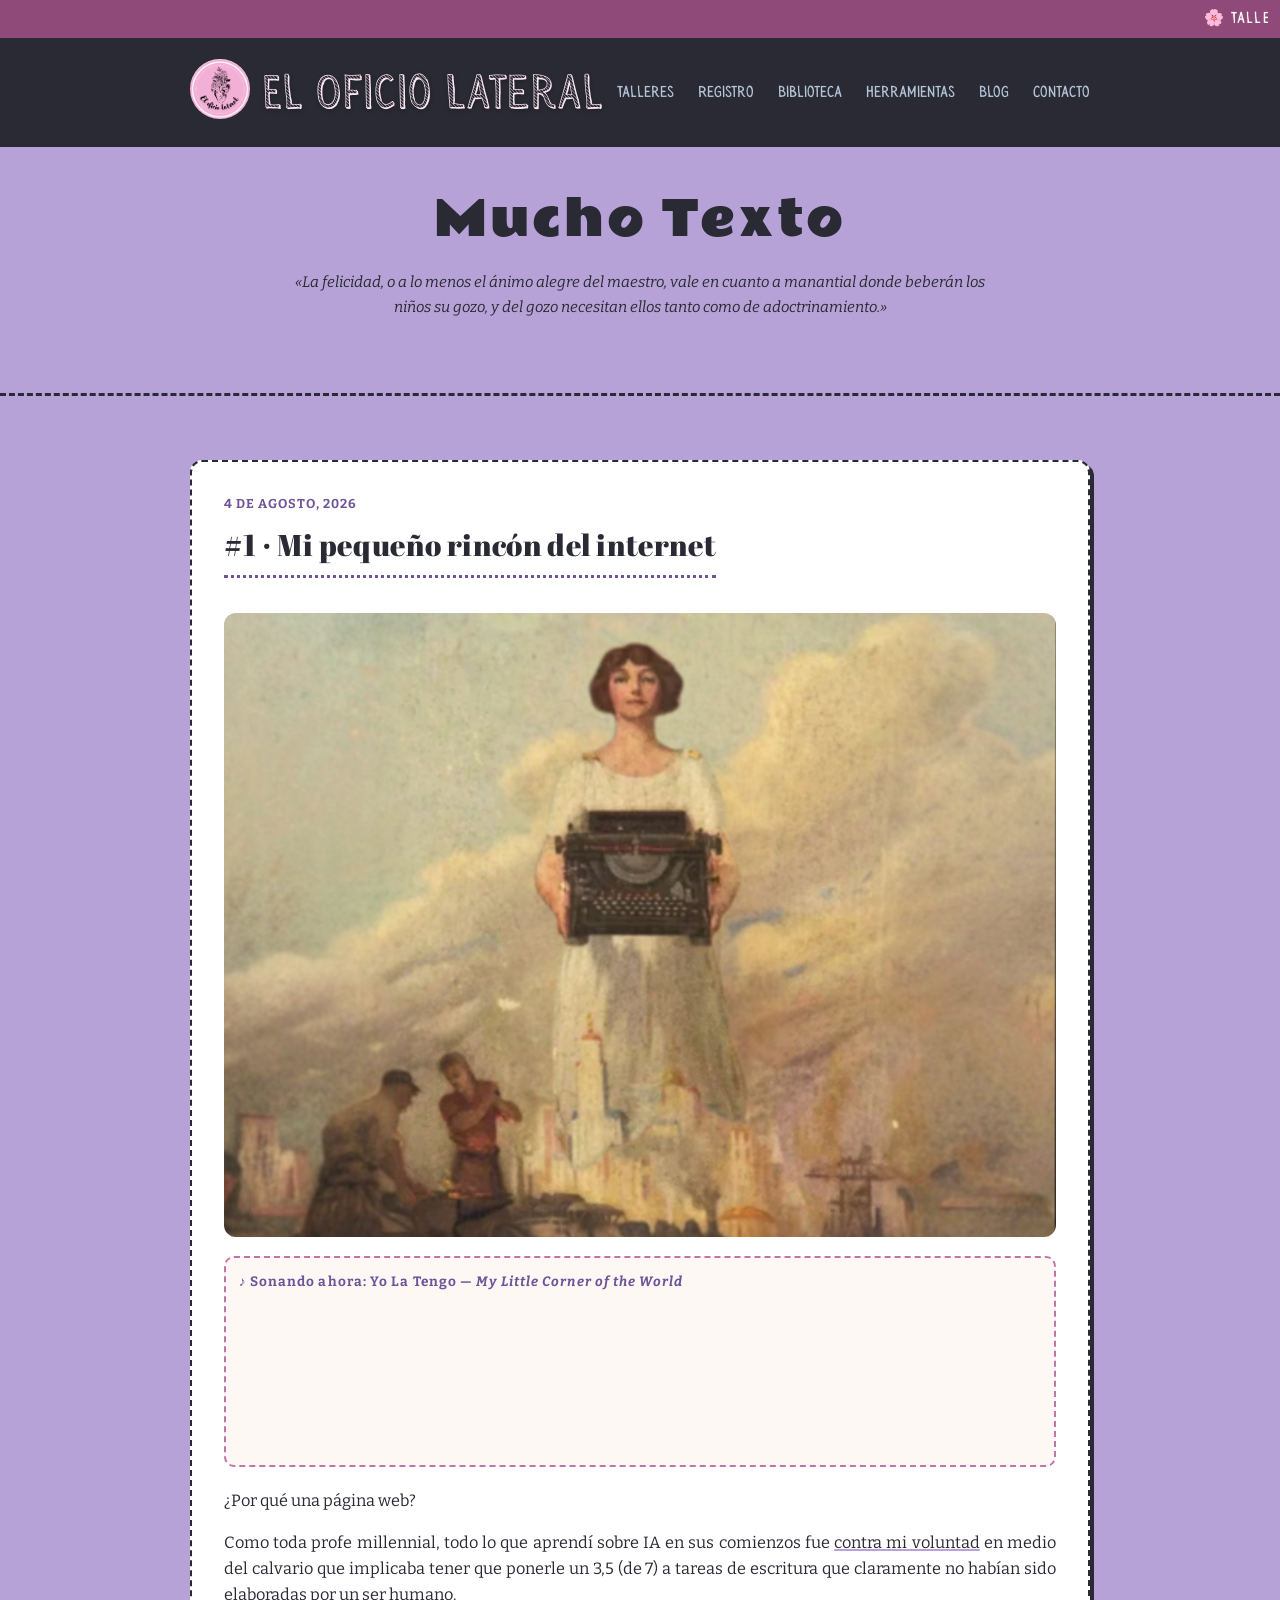
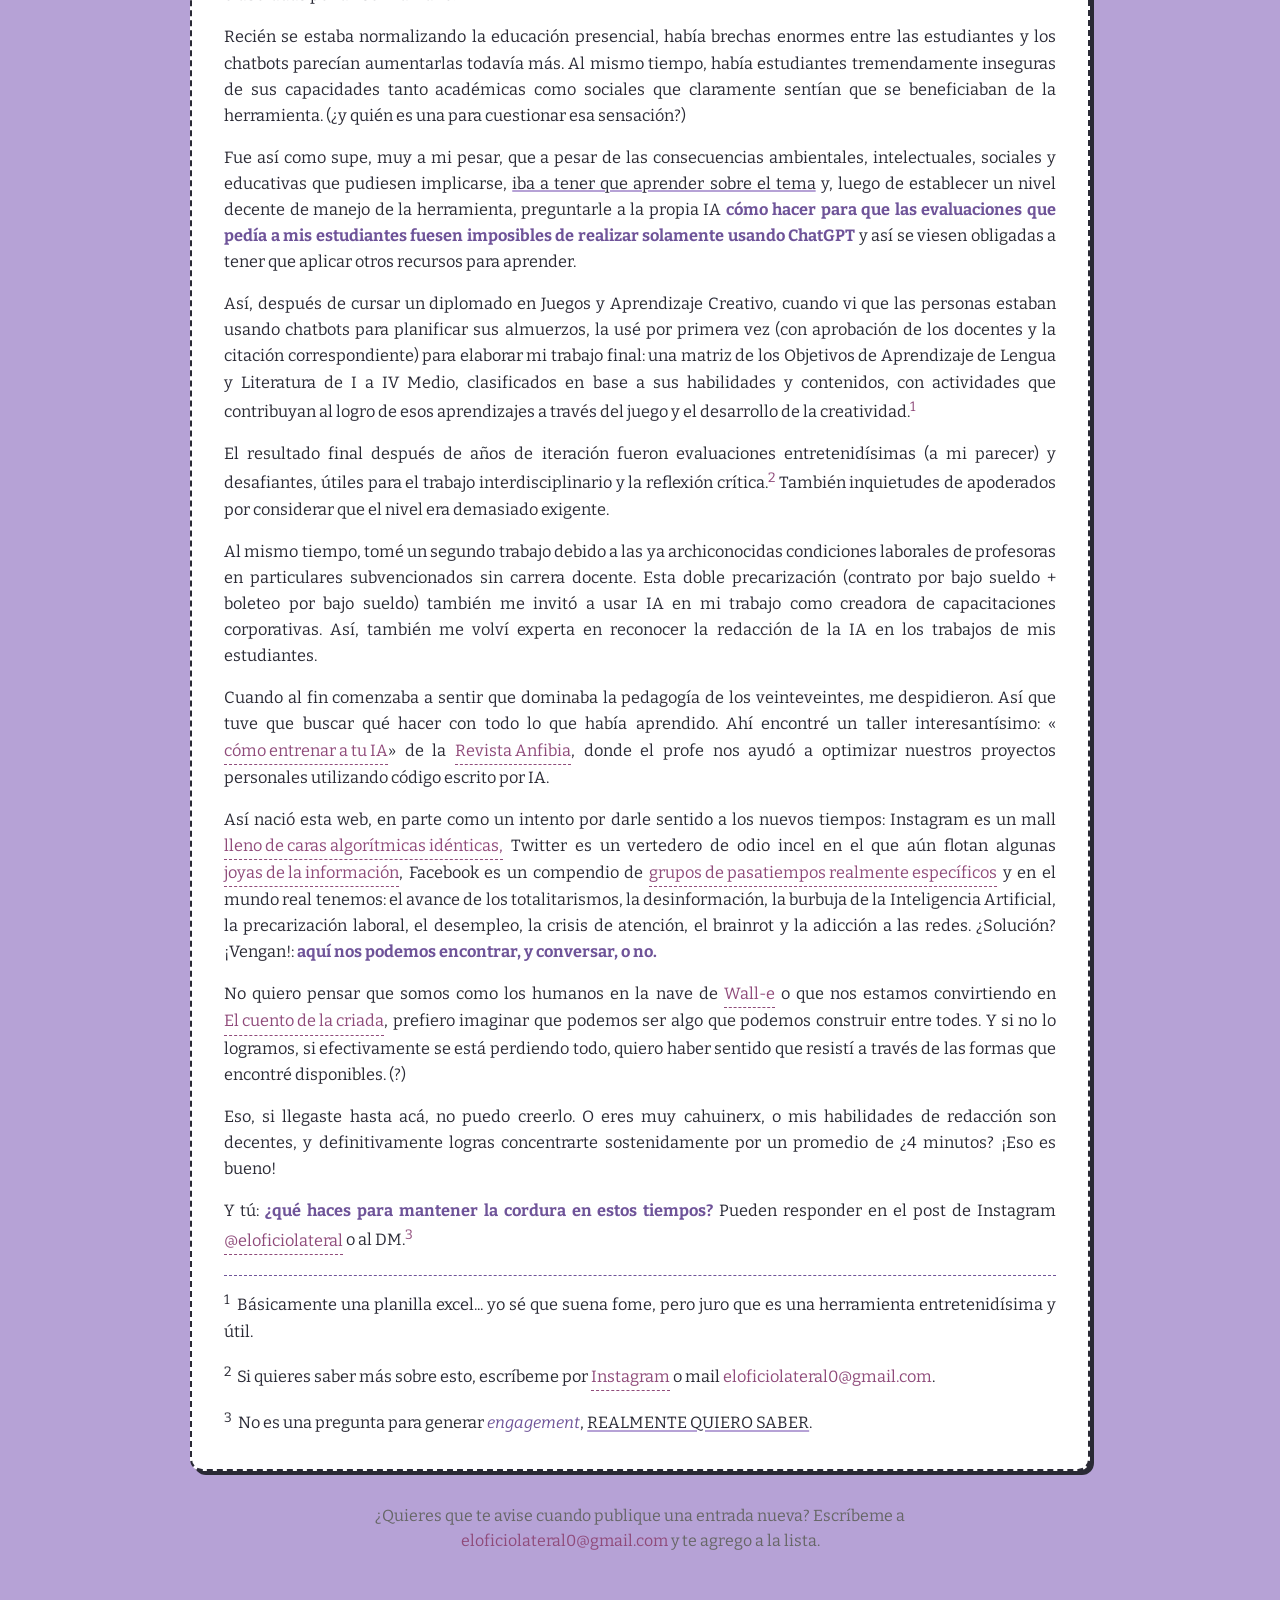
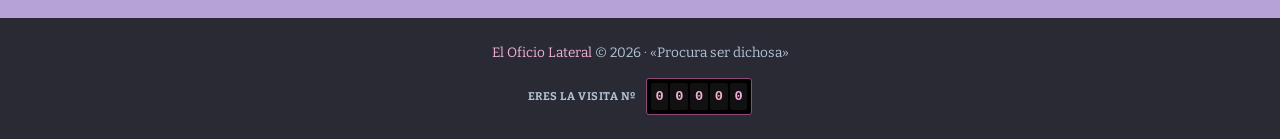
<file: blog.html>
<!DOCTYPE html>
<html lang="es">
<head>
  <meta charset="UTF-8">
  <meta name="viewport" content="width=device-width, initial-scale=1.0">
  <link rel="icon" type="image/png" href="favicon.png">
  <link rel="apple-touch-icon" href="favicon.png">
  <title>Mucho Texto · El Oficio Lateral</title>
  <meta name="description" content="Notas, lecturas y reflexiones sobre pedagogía, literatura y el oficio de enseñar.">

  <!-- Open Graph -->
  <meta property="og:type" content="website">
  <meta property="og:url" content="https://unanubet.github.io/eloficiolateral/blog.html">
  <meta property="og:title" content="Mucho Texto · El Oficio Lateral">
  <meta property="og:description" content="Notas, lecturas y reflexiones sobre pedagogía, literatura y el oficio de enseñar.">
  <meta property="og:image" content="https://unanubet.github.io/eloficiolateral/logo.png">
  <meta property="og:locale" content="es_CL">

  <link rel="preconnect" href="https://fonts.googleapis.com">
  <link rel="preconnect" href="https://fonts.gstatic.com" crossorigin>
  <link href="https://fonts.googleapis.com/css2?family=Lora:ital,wght@0,400;0,600;1,400&family=Fredericka+the+Great&family=Kranky&family=Rammetto+One&family=Abril+Fatface&family=Bitter:ital,wght@0,400;0,700;0,800;1,400&display=swap" rel="stylesheet">
  <link rel="stylesheet" href="style.css">
</head>
<body class="pagina-blog">

  <!-- MARQUEE -->
  <div class="marquee-barra">
    <marquee behavior="scroll" direction="left" scrollamount="3">
      🌸 Talleres &nbsp;&nbsp; 🧶 Clubes de creación &nbsp;&nbsp; 📔 Clases particulares &nbsp;&nbsp; 📖 Biblioteca Lateral &nbsp;&nbsp; 🎀 Herramientas &nbsp;&nbsp; 💌 Y otras cositas &nbsp;&nbsp;
    </marquee>
  </div>

  <!-- HEADER -->
  <header class="site-header" id="site-header">
    <div class="header-inner">
      <div class="logo">
        <a href="index.html"><img src="logo.png" alt="El Oficio Lateral" class="logo-img"></a>
        <span class="logo-texto">El Oficio Lateral</span>
      </div>
      <nav class="nav-principal">
        <a href="index.html#talleres">Talleres</a>
        <a href="index.html#realizados">Registro</a>
        <a href="index.html#biblioteca">Biblioteca</a>
        <a href="index.html#herramientas">Herramientas</a>
        <a href="blog.html">Blog</a>
        <a href="index.html#contacto">Contacto</a>
      </nav>
    </div>
  </header>

  <!-- HERO BLOG -->
  <section class="hero" style="padding:3rem 1.5rem;">
    <div class="hero-inner">
      <h1 class="cita-titulo">Mucho Texto</h1>
      <p class="cita-epigrafe" style="text-align:center;">«La felicidad, o a lo menos el ánimo alegre del maestro, vale en cuanto a manantial donde beberán los niños su gozo, y del gozo necesitan ellos tanto como de adoctrinamiento.»</p>
    </div>
  </section>

  <!-- ENTRADAS -->
  <section class="blog">
    <div class="contenedor">

      <!--
        ↓↓↓ CÓMO AGREGAR UNA ENTRADA NUEVA ↓↓↓
        Copia un bloque <article class="entrada">…</article> completo y pégalo
        ARRIBA del anterior (la entrada más nueva va primero).
        Cambia la fecha, el título y los párrafos. Cada párrafo va entre <p> … </p>.
        Para poner algo en cursiva: <em>…</em>. En negrita: <strong>…</strong>. Subrayado: <u>…</u>.
        Para que un link muestre una tarjetita al pasar el mouse (estilo Wikipedia),
        agrégale data-preview="texto corto". Si además querés una imagen en la tarjeta,
        agrégale data-preview-img="ruta-de-la-imagen.jpg".
      -->
      <div class="blog-lista">

        <article class="entrada">
          <p class="entrada-fecha">4 de agosto, 2026</p>
          <h2>#1 · Mi pequeño rincón del internet</h2>
          <img src="Blog/Imágenes Entradas/Entrada 1.png" alt="Mi pequeño rincón del internet — ilustración vintage de una mujer sosteniendo una máquina de escribir">
          <div class="entrada-cuerpo">
            <div class="ahora-sonando">
              <span class="ahora-sonando-label">♪ Sonando ahora: Yo La Tengo — <em>My Little Corner of the World</em></span>
              <iframe src="https://open.spotify.com/embed/track/2bY66Hf5NbHJ8Ai8eNmJHG?utm_source=generator&theme=0" width="100%" height="152" style="min-width:280px;" frameborder="0" allowfullscreen="" allow="autoplay; clipboard-write; encrypted-media; fullscreen; picture-in-picture" loading="lazy"></iframe>
            </div>

            <p>¿Por qué una página web?</p>

            <p>Como toda profe millennial, todo lo que aprendí sobre IA en sus comienzos fue <u>contra mi voluntad</u> en medio del calvario que implicaba tener que ponerle un 3,5 (de 7) a tareas de escritura que claramente no habían sido elaboradas por un ser humano.</p>

            <p>Recién se estaba normalizando la educación presencial, había brechas enormes entre las estudiantes y los chatbots parecían aumentarlas todavía más. Al mismo tiempo, había estudiantes tremendamente inseguras de sus capacidades tanto académicas como sociales que claramente sentían que se beneficiaban de la herramienta. (¿y quién es una para cuestionar esa sensación?)</p>

            <p>Fue así como supe, muy a mi pesar, que a pesar de las consecuencias ambientales, intelectuales, sociales y educativas que pudiesen implicarse, <u>iba a tener que aprender sobre el tema</u> y, luego de establecer un nivel decente de manejo de la herramienta, preguntarle a la propia IA <strong>cómo hacer para que las evaluaciones que pedía a mis estudiantes fuesen imposibles de realizar solamente usando ChatGPT</strong> y así se viesen obligadas a tener que aplicar otros recursos para aprender.</p>

            <p>Así, después de cursar un diplomado en Juegos y Aprendizaje Creativo, cuando vi que las personas estaban usando chatbots para planificar sus almuerzos, la usé por primera vez (con aprobación de los docentes y la citación correspondiente) para elaborar mi trabajo final: una matriz de los Objetivos de Aprendizaje de Lengua y Literatura de I a IV Medio, clasificados en base a sus habilidades y contenidos, con actividades que contribuyan al logro de esos aprendizajes a través del juego y el desarrollo de la creatividad.<sup><a href="#nota-1">1</a></sup></p>

            <p>El resultado final después de años de iteración fueron evaluaciones entretenidísimas (a mi parecer) y desafiantes, útiles para el trabajo interdisciplinario y la reflexión crítica.<sup><a href="#nota-2">2</a></sup> También inquietudes de apoderados por considerar que el nivel era demasiado exigente.</p>

            <p>Al mismo tiempo, tomé un segundo trabajo debido a las ya archiconocidas condiciones laborales de profesoras en particulares subvencionados sin carrera docente. Esta doble precarización (contrato por bajo sueldo + boleteo por bajo sueldo) también me invitó a usar IA en mi trabajo como creadora de capacitaciones corporativas. Así, también me volví experta en reconocer la redacción de la IA en los trabajos de mis estudiantes.</p>

            <p>Cuando al fin comenzaba a sentir que dominaba la pedagogía de los veinteveintes, me despidieron. Así que tuve que buscar qué hacer con todo lo que había aprendido. Ahí encontré un taller interesantísimo: «<a href="https://www.instagram.com/p/Dadl_n1HfY5/?utm_source=ig_web_copy_link&igsh=MzRlODBiNWFlZA==" target="_blank" rel="noopener" data-preview="Talleres de Agosto" data-preview-img="Blog/Imágenes Entradas/previews/ig-post-anfibia.jpg">cómo entrenar a tu IA</a>» de la <a href="https://www.revistaanfibia.com/" target="_blank" rel="noopener" data-preview="Revista Anfibia — periodismo narrativo, talleres y diplomados." data-preview-img="Blog/Imágenes Entradas/previews/revista-anfibia.jpg">Revista Anfibia</a>, donde el profe nos ayudó a optimizar nuestros proyectos personales utilizando código escrito por IA.</p>

            <p>Así nació esta web, en parte como un intento por darle sentido a los nuevos tiempos: Instagram es un mall <a href="https://www.newyorker.com/culture/decade-in-review/the-age-of-instagram-face" target="_blank" rel="noopener" data-preview="«The Age of Instagram Face», reportaje de Jia Tolentino en The New Yorker." data-preview-img="Blog/Imágenes Entradas/previews/newyorker-instagram-face.jpg">lleno de caras algorítmicas idénticas,</a> Twitter es un vertedero de odio incel en el que aún flotan algunas <a href="https://x.com/CoraCHarrington" target="_blank" rel="noopener" data-preview="Cora Harrington: Fashion Historian, Researcher, and Published Author.. We understand the world through what we wear. ." data-preview-img="Blog/Imágenes Entradas/previews/cora-harrington.jpg">joyas de la información</a>, Facebook es un compendio de <a href="https://www.facebook.com/groups/647348965424758/discussion/preview" target="_blank" rel="noopener" data-preview="Ideas y Soluciones de almacenamiento de materiales para Punto Cruz" data-preview-img="Blog/Imágenes Entradas/previews/cross-stitch-storage.jpg">grupos de pasatiempos realmente específicos</a> y en el mundo real tenemos: el avance de los totalitarismos, la desinformación, la burbuja de la Inteligencia Artificial, la precarización laboral, el desempleo, la crisis de atención, el brainrot y la adicción a las redes. ¿Solución? ¡Vengan!: <strong>aquí nos podemos encontrar, y conversar, o no.</strong></p>

            <p>No quiero pensar que somos como los humanos en la nave de <a href="https://images.squarespace-cdn.com/content/v1/60241cb68df65b530cd84d95/1720809139540-QY5NQQLRKMK5Q3R531DW/Humans10.jpg?format=2500w" target="_blank" rel="noopener" data-preview="Fotograma de Wall·E (Pixar, 2008)." data-preview-img="Blog/Imágenes Entradas/previews/walle-humans.jpg">Wall-e</a> o que nos estamos convirtiendo en <a href="https://www.elmostrador.cl/noticias/multimedia/punto-por-punto/2026/07/24/proyecto-escucha-su-corazon-de-urruticoechea-seria-mas-duro-que-leyes-de-referencia-en-eeuu/" target="_blank" rel="noopener" data-preview="«Proyecto 'escucha su corazón' sería más duro que leyes de referencia en EEUU», El Mostrador." data-preview-img="Blog/Imágenes Entradas/previews/elmostrador-escucha-corazon.jpg">El cuento de la criada</a>, prefiero imaginar que podemos ser algo que podemos construir entre todes. Y si no lo logramos, si efectivamente se está perdiendo todo, quiero haber sentido que resistí a través de las formas que encontré disponibles. (?)</p>

            <p>Eso, si llegaste hasta acá, no puedo creerlo. O eres muy cahuinerx, o mis habilidades de redacción son decentes, y definitivamente logras concentrarte sostenidamente por un promedio de ¿4 minutos? ¡Eso es bueno!</p>

            <p>Y tú: <strong>¿qué haces para mantener la cordura en estos tiempos?</strong> Pueden responder en el post de Instagram <a href="https://instagram.com/eloficiolateral" target="_blank" rel="noopener" data-preview="@eloficiolateral" data-preview-img="Blog/Imágenes Entradas/previews/ig-eloficiolateral.jpg">@eloficiolateral</a> o al DM.<sup><a href="#nota-3">3</a></sup></p>

            <div class="entrada-notas">
              <p id="nota-1"><sup>1</sup> Básicamente una planilla excel... yo sé que suena fome, pero juro que es una herramienta entretenidísima y útil.</p>
              <p id="nota-2"><sup>2</sup> Si quieres saber más sobre esto, escríbeme por <a href="https://instagram.com/eloficiolateral" target="_blank" rel="noopener" data-preview="@eloficiolateral" data-preview-img="Blog/Imágenes Entradas/previews/ig-eloficiolateral.jpg">Instagram</a> o mail <a href="mailto:eloficiolateral0@gmail.com">eloficiolateral0@gmail.com</a>.</p>
              <p id="nota-3"><sup>3</sup> No es una pregunta para generar <em>engagement</em>, <u>REALMENTE QUIERO SABER</u>.</p>
            </div>
          </div>
        </article>

      </div>

      <p class="blog-vacio">¿Quieres que te avise cuando publique una entrada nueva? Escríbeme a <a href="mailto:eloficiolateral0@gmail.com?subject=Av%C3%ADsame%20de%20nuevas%20entradas">eloficiolateral0@gmail.com</a> y te agrego a la lista.</p>

    </div>
  </section>

  <!-- FOOTER -->
  <footer class="site-footer">
    <p><a href="index.html" style="color:var(--rosa);">El Oficio Lateral</a> &copy; 2026 · «Procura ser dichosa»</p>
    <div class="visit-counter" aria-label="Contador de visitas">
      <span class="visit-counter__label">Eres la visita nº</span>
      <span class="visit-counter__digits" id="visit-count">
        <span>0</span><span>0</span><span>0</span><span>0</span><span>0</span>
      </span>
    </div>
  </footer>

  <script src="blog.js"></script>

  <!-- Contador de visitas (GoatCounter) -->
  <script data-goatcounter="https://unanubet.goatcounter.com/count"
          async src="//gc.zgo.at/count.js"></script>
  <script>
    fetch('https://unanubet.goatcounter.com/counter/TOTAL.json')
      .then(res => res.json())
      .then(data => {
        const total = String(parseInt(data.count.replace(/\D/g, ''), 10)).padStart(5, '0');
        const digits = document.querySelectorAll('#visit-count span');
        digits.forEach((span, i) => { span.textContent = total[i]; });
      })
      .catch(() => {});
  </script>
</body>
</html>
</file>
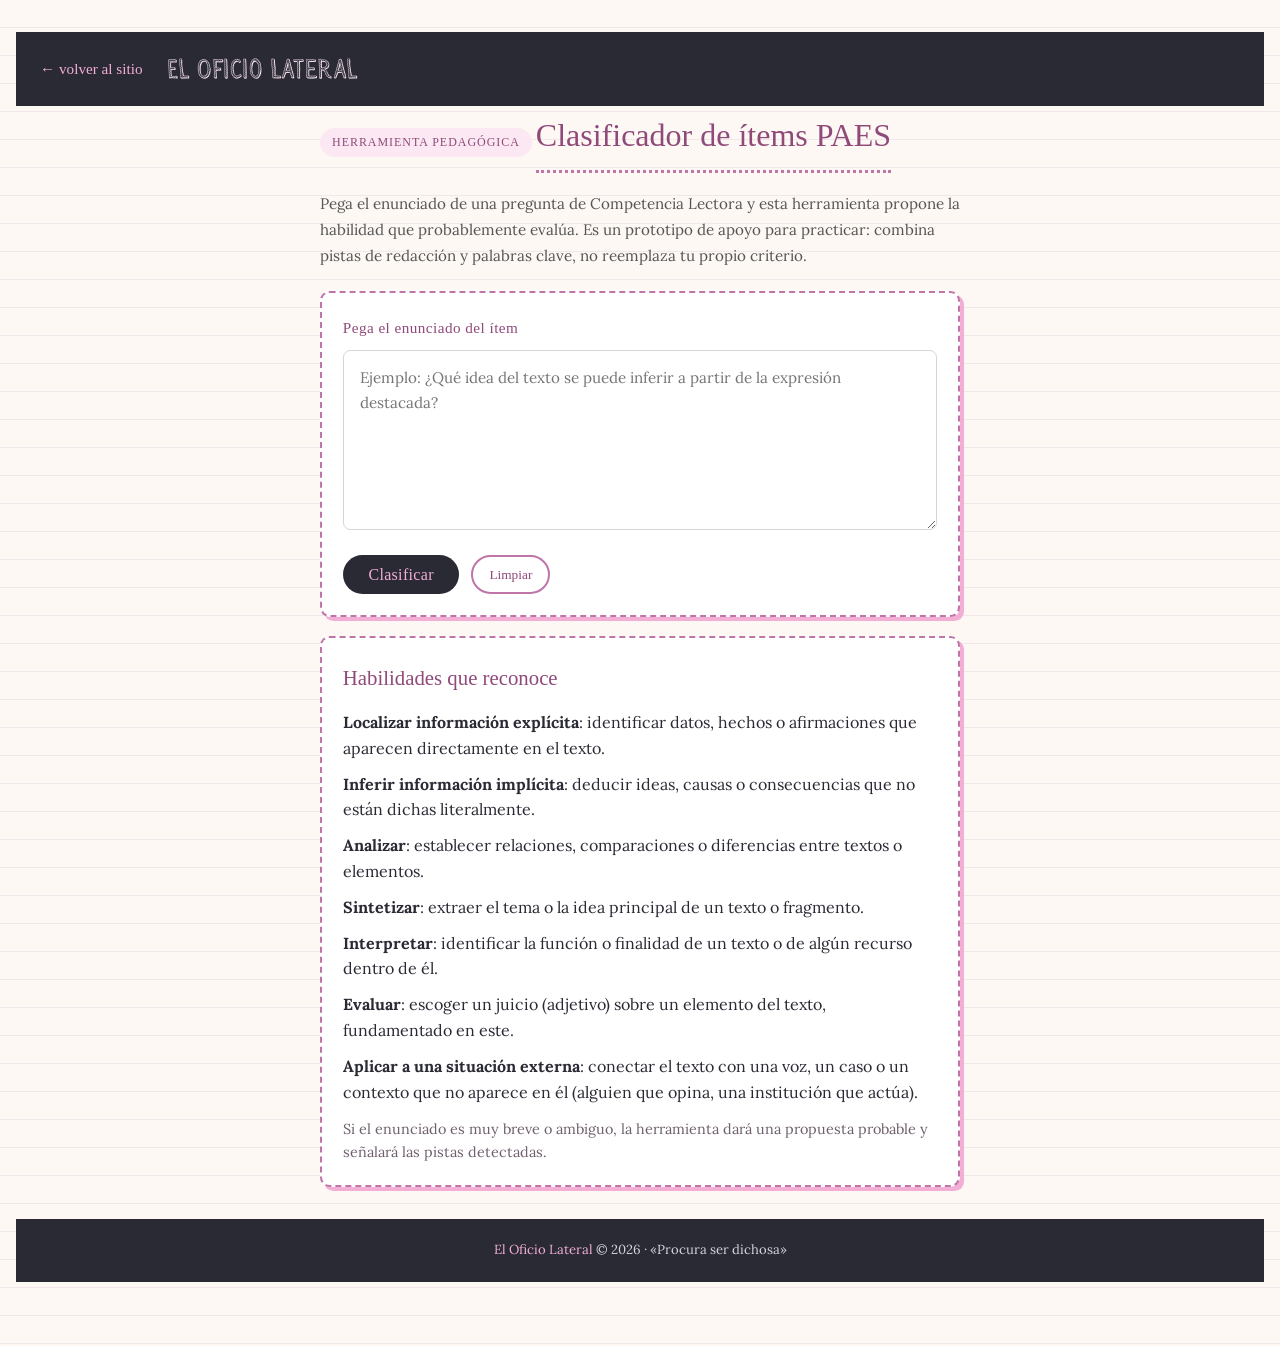
<file: clasificador-paes.html>
<!DOCTYPE html>
<html lang="es">
<head>
  <meta charset="UTF-8" />
  <meta name="viewport" content="width=device-width, initial-scale=1.0" />
  <link rel="icon" type="image/png" href="favicon.png" />
  <link rel="apple-touch-icon" href="favicon.png" />
  <title>Clasificador de ítems PAES — El Oficio Lateral</title>
  <link rel="preconnect" href="https://fonts.googleapis.com">
  <link rel="preconnect" href="https://fonts.gstatic.com" crossorigin>
  <link href="https://fonts.googleapis.com/css2?family=Lora:ital,wght@0,400;0,600;1,400&family=Fredericka+the+Great&family=Kranky&display=swap" rel="stylesheet">
  <style>
    @font-face {
      font-family: 'SensaWild Outline';
      src: url('Fuentes/SensaWild-LineOutlineShade.woff2') format('woff2'),
           url('Fuentes/SensaWild-LineOutlineShade.woff') format('woff');
      font-weight: normal;
      font-style: normal;
      font-display: swap;
    }
    .eol-topbar {
      background-color: #2a2a35;
      padding: 0.75rem 1.5rem;
      display: flex;
      align-items: center;
      gap: 1rem;
    }
    .eol-topbar a {
      color: #f2aed5;
      font-family: 'Kranky', cursive;
      font-size: 0.95rem;
      text-decoration: none;
      display: flex;
      align-items: center;
      gap: 0.4rem;
    }
    .eol-topbar a:hover { text-decoration: underline; }
    .eol-topbar-logo {
      color: #fce8f3;
      font-family: 'SensaWild Outline', cursive;
      font-size: 1.7rem;
      letter-spacing: 0.02em;
      margin-left: 0.5rem;
    }
    .eol-bottombar {
      background-color: #2a2a35;
      color: #d3d5da;
      text-align: center;
      padding: 1.2rem;
      font-size: 0.82rem;
      margin-top: 2rem;
      font-family: 'Lora', serif;
    }
    .eol-bottombar a { color: #f2aed5; text-decoration: none; }
    .eol-bottombar a:hover { text-decoration: underline; }
  </style>
  <style>
    *, *::before, *::after { box-sizing: border-box; margin: 0; padding: 0; }

    :root {
      --rosa: #f2aed5;
      --gris: #d3d5da;
      --rosa-medio: #c075a8;
      --rosa-oscuro: #8f4a7a;
      --navy: #2a2a35;
      --crema: #fdf8f4;
      --texto: #2a2a35;
    }

    body {
      font-family: 'Lora', serif;
      line-height: 1.85;
      background-color: var(--crema);
      background-image: repeating-linear-gradient(transparent, transparent 27px, #e8d5e0 28px);
      background-size: 100% 28px;
      color: var(--texto);
      min-height: 100vh;
      padding: 2rem 1rem 4rem;
    }

    .clasificador-wrap { width: 100%; max-width: 640px; margin: 0 auto; }

    .eol-header { margin-bottom: 1.4rem; }
    .eol-tag {
      display: inline-block;
      font-family: 'Kranky', cursive;
      font-size: 0.75rem;
      letter-spacing: 0.08em;
      text-transform: uppercase;
      background: #fce8f3;
      color: var(--rosa-oscuro);
      padding: 0.2rem 0.75rem;
      border-radius: 999px;
      margin-bottom: 0.75rem;
    }
    .eol-header h1 {
      font-family: 'Kranky', cursive;
      font-size: 2rem;
      font-weight: 400;
      color: var(--rosa-oscuro);
      margin-bottom: 0.4rem;
      border-bottom: 3px dotted var(--rosa-medio);
      display: inline-block;
      padding-bottom: 0.25rem;
    }
    .eol-header p { font-size: 0.95rem; color: #555; line-height: 1.7; margin-top: 0.75rem; }

    .card {
      background: white;
      border: 2px dashed var(--rosa-medio);
      border-radius: 0.6rem;
      padding: 1.3rem;
      box-shadow: 4px 4px 0 var(--rosa);
      margin-bottom: 1.2rem;
    }

    .card h2 {
      margin-bottom: 0.8rem;
      font-size: 1.3rem;
      font-family: 'Kranky', cursive;
      color: var(--rosa-oscuro);
      font-weight: 400;
    }

    .card label {
      display: block;
      font-family: 'Kranky', cursive;
      font-size: 0.95rem;
      color: var(--rosa-oscuro);
      margin-bottom: 0.5rem;
      letter-spacing: 0.03em;
    }

    textarea {
      width: 100%;
      min-height: 180px;
      padding: 0.9rem 1rem;
      border: 1px solid var(--gris);
      border-radius: 0.45rem;
      font-family: 'Lora', serif;
      font-size: 0.95rem;
      line-height: 1.65;
      resize: vertical;
      background: #fff;
      color: var(--texto);
    }

    textarea:focus {
      outline: 2px solid rgba(240, 174, 213, 0.35);
      border-color: var(--rosa-medio);
    }

    .actions {
      display: flex;
      flex-wrap: wrap;
      gap: 0.75rem;
      margin-top: 1rem;
    }

    .btn-principal {
      display: inline-block;
      background-color: var(--navy);
      color: var(--rosa);
      padding: 0.65rem 1.6rem;
      border: none;
      border-radius: 999px;
      font-family: 'Kranky', cursive;
      font-size: 1rem;
      letter-spacing: 0.02em;
      text-align: center;
      cursor: pointer;
      transition: background-color 0.2s;
    }

    .btn-principal:hover { background-color: var(--rosa-oscuro); color: white; }

    .btn-secundario {
      display: inline-block;
      background: transparent;
      color: var(--rosa-oscuro);
      border: 2px solid var(--rosa-medio);
      border-radius: 999px;
      padding: 0.45rem 1rem;
      font-family: 'Kranky', cursive;
      cursor: pointer;
      transition: all 0.2s ease;
    }

    .btn-secundario:hover {
      background: var(--rosa-medio);
      color: white;
      text-decoration: none;
    }

    .resultado { display: none; }
    .resultado.visible { display: block; }

    .resultado-badge {
      display: inline-block;
      background: var(--rosa-oscuro);
      color: white;
      border-radius: 999px;
      padding: 0.25rem 0.75rem;
      font-family: 'Kranky', cursive;
      font-size: 0.85rem;
      letter-spacing: 0.04em;
      margin-bottom: 0.85rem;
    }

    .resultado-titulo {
      font-family: 'Kranky', cursive;
      color: var(--rosa-oscuro);
      font-size: 1.4rem;
      font-weight: 400;
      margin-bottom: 0.4rem;
    }

    .resultado-texto {
      font-size: 0.98rem;
      line-height: 1.75;
      color: var(--texto);
      margin-bottom: 0.65rem;
    }

    .pill-list {
      display: flex;
      flex-wrap: wrap;
      gap: 0.5rem;
      margin-top: 0.75rem;
    }

    .pill {
      background: #fce8f3;
      border: 1px solid rgba(192, 117, 168, 0.3);
      color: var(--rosa-oscuro);
      padding: 0.3rem 0.6rem;
      border-radius: 999px;
      font-size: 0.84rem;
    }

    .lista-habilidades {
      display: grid;
      gap: 0.65rem;
      margin-top: 0.75rem;
      list-style: none;
    }

    .lista-habilidades li { line-height: 1.6; color: var(--texto); }

    .nota {
      font-size: 0.9rem;
      color: #6f5f6d;
      margin-top: 0.8rem;
      line-height: 1.6;
    }
  </style>
</head>
<body>
  <nav class="eol-topbar">
    <a href="index.html">← volver al sitio</a>
    <span class="eol-topbar-logo">El Oficio Lateral</span>
  </nav>
  <main class="clasificador-wrap" aria-label="Clasificador de ítems PAES">

    <header class="eol-header">
      <span class="eol-tag">Herramienta pedagógica</span>
      <h1>Clasificador de ítems PAES</h1>
      <p>Pega el enunciado de una pregunta de Competencia Lectora y esta herramienta propone la habilidad que probablemente evalúa. Es un prototipo de apoyo para practicar: combina pistas de redacción y palabras clave, no reemplaza tu propio criterio.</p>
    </header>

    <section class="card">
      <label for="itemInput">Pega el enunciado del ítem</label>
      <textarea id="itemInput" placeholder="Ejemplo: ¿Qué idea del texto se puede inferir a partir de la expresión destacada?"></textarea>
      <div class="actions">
        <button id="clasificarBtn" class="btn-principal">Clasificar</button>
        <button id="limpiarBtn" class="btn-secundario">Limpiar</button>
      </div>
    </section>

    <section id="resultado" class="card resultado" aria-live="polite">
      <div id="resultadoContenido"></div>
    </section>

    <section class="card">
      <h2>Habilidades que reconoce</h2>
      <ul class="lista-habilidades">
        <li><strong>Localizar información explícita</strong>: identificar datos, hechos o afirmaciones que aparecen directamente en el texto.</li>
        <li><strong>Inferir información implícita</strong>: deducir ideas, causas o consecuencias que no están dichas literalmente.</li>
        <li><strong>Analizar</strong>: establecer relaciones, comparaciones o diferencias entre textos o elementos.</li>
        <li><strong>Sintetizar</strong>: extraer el tema o la idea principal de un texto o fragmento.</li>
        <li><strong>Interpretar</strong>: identificar la función o finalidad de un texto o de algún recurso dentro de él.</li>
        <li><strong>Evaluar</strong>: escoger un juicio (adjetivo) sobre un elemento del texto, fundamentado en este.</li>
        <li><strong>Aplicar a una situación externa</strong>: conectar el texto con una voz, un caso o un contexto que no aparece en él (alguien que opina, una institución que actúa).</li>
      </ul>
      <p class="nota">Si el enunciado es muy breve o ambiguo, la herramienta dará una propuesta probable y señalará las pistas detectadas.</p>
    </section>

  </main>
  <footer class="eol-bottombar">
    <a href="index.html">El Oficio Lateral</a> &copy; 2026 · «Procura ser dichosa»
  </footer>

  <script src="clasificador-paes.js"></script>
</body>
</html>
</file>
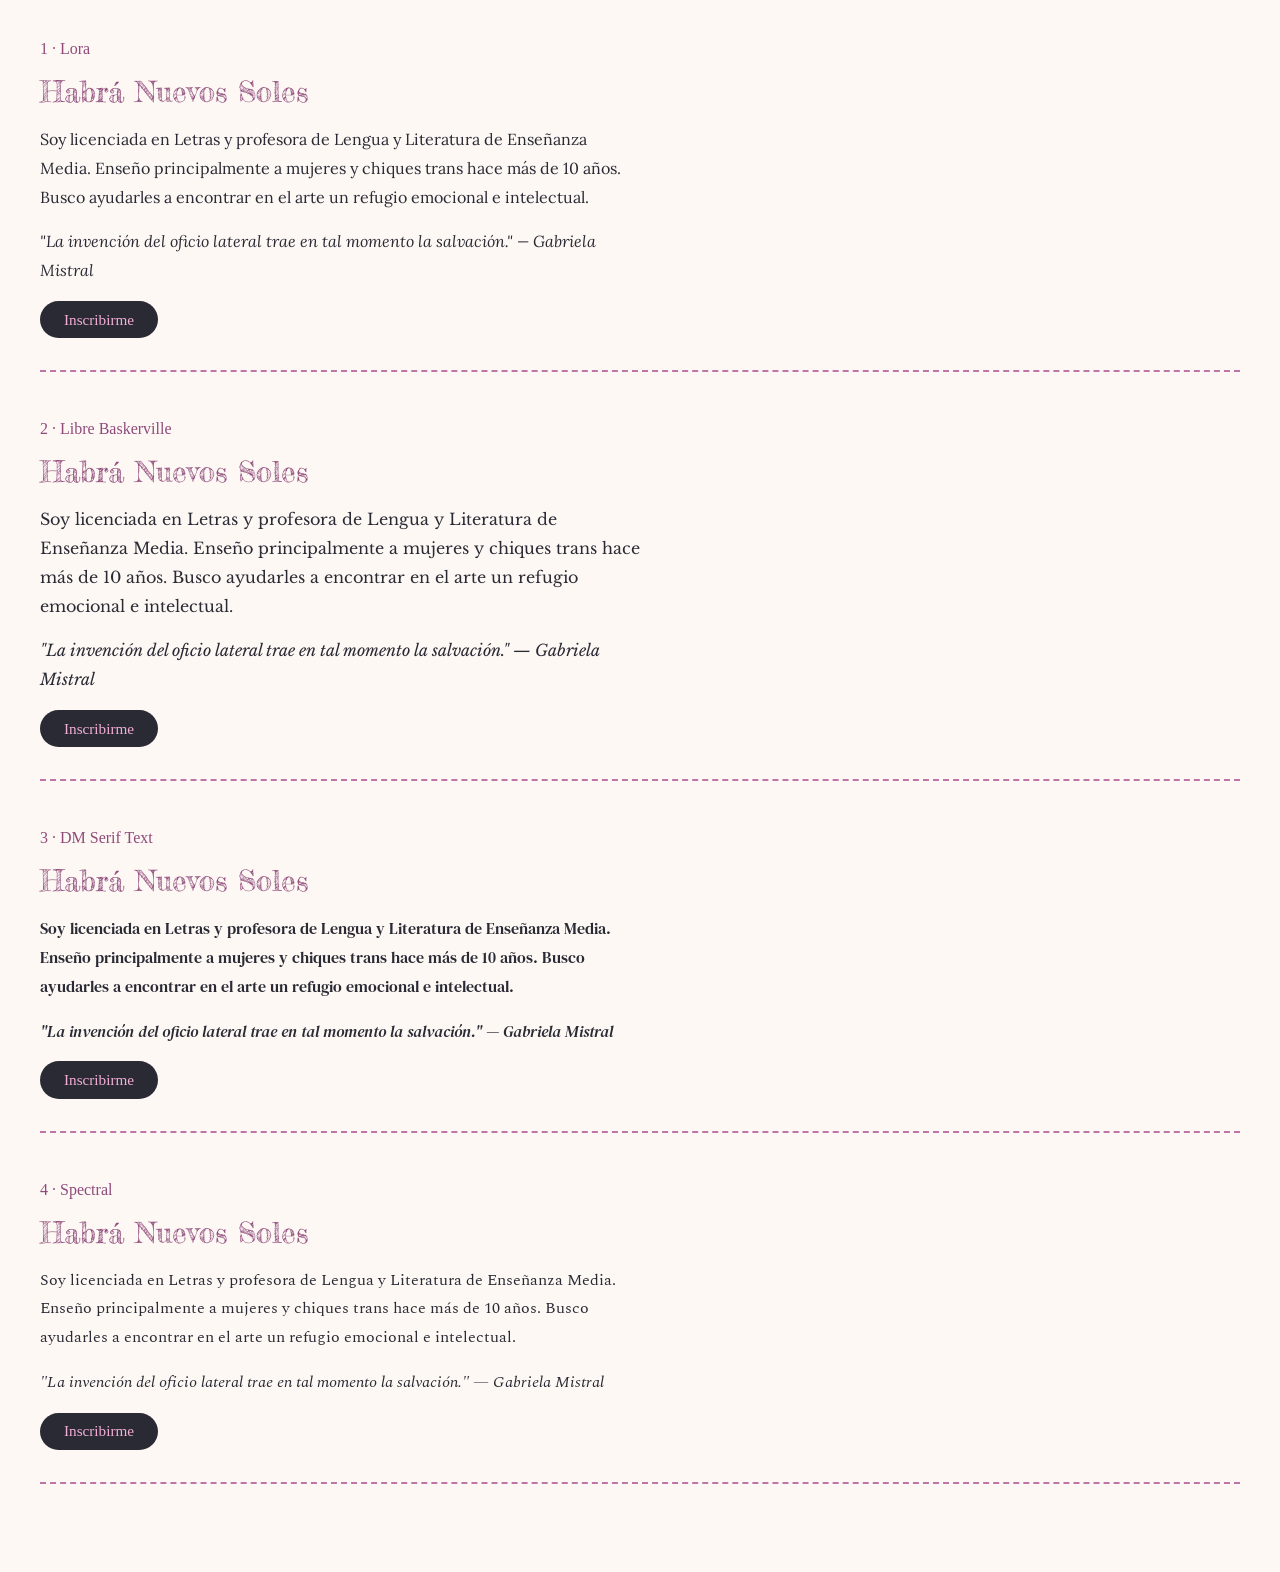
<file: fuentes-cuerpo.html>
<!DOCTYPE html>
<html lang="es">
<head>
  <meta charset="UTF-8">
  <meta name="viewport" content="width=device-width, initial-scale=1.0">
  <title>Fuentes cuerpo</title>
  <link href="https://fonts.googleapis.com/css2?family=Lora:ital,wght@0,400;0,600;1,400&family=Libre+Baskerville:ital,wght@0,400;0,700;1,400&family=DM+Serif+Text:ital@0;1&family=Spectral:ital,wght@0,400;0,600;1,400&family=Kranky&family=Fredericka+the+Great&display=swap" rel="stylesheet">
  <style>
    body { background: #fdf8f4; padding: 2rem; }
    .fuente { margin-bottom: 3rem; border-bottom: 2px dashed #c075a8; padding-bottom: 2rem; }
    .nombre { font-family: 'Kranky', cursive; font-size: 1rem; color: #8f4a7a; margin-bottom: 1rem; }
    .titulo { font-family: 'Fredericka the Great', cursive; font-size: 1.8rem; color: #8f4a7a; margin-bottom: 0.75rem; }
    .parrafo { font-size: 1rem; color: #2a2a35; line-height: 1.8; max-width: 600px; margin-bottom: 1rem; }
    .boton {
      display: inline-block;
      background: #2a2a35;
      color: #f2aed5;
      padding: 0.6rem 1.5rem;
      border-radius: 999px;
      font-size: 0.95rem;
      text-decoration: none;
      font-family: 'Kranky', cursive;
    }
  </style>
</head>
<body>

  <div class="fuente">
    <div class="nombre">1 · Lora</div>
    <div class="titulo">Habrá Nuevos Soles</div>
    <p class="parrafo" style="font-family: 'Lora', serif;">
      Soy licenciada en Letras y profesora de Lengua y Literatura de Enseñanza Media. Enseño principalmente a mujeres y chiques trans hace más de 10 años. Busco ayudarles a encontrar en el arte un refugio emocional e intelectual.
    </p>
    <p class="parrafo" style="font-family: 'Lora', serif; font-style: italic;">
      "La invención del oficio lateral trae en tal momento la salvación." — Gabriela Mistral
    </p>
    <a class="boton" href="#">Inscribirme</a>
  </div>

  <div class="fuente">
    <div class="nombre">2 · Libre Baskerville</div>
    <div class="titulo">Habrá Nuevos Soles</div>
    <p class="parrafo" style="font-family: 'Libre Baskerville', serif;">
      Soy licenciada en Letras y profesora de Lengua y Literatura de Enseñanza Media. Enseño principalmente a mujeres y chiques trans hace más de 10 años. Busco ayudarles a encontrar en el arte un refugio emocional e intelectual.
    </p>
    <p class="parrafo" style="font-family: 'Libre Baskerville', serif; font-style: italic;">
      "La invención del oficio lateral trae en tal momento la salvación." — Gabriela Mistral
    </p>
    <a class="boton" href="#">Inscribirme</a>
  </div>

  <div class="fuente">
    <div class="nombre">3 · DM Serif Text</div>
    <div class="titulo">Habrá Nuevos Soles</div>
    <p class="parrafo" style="font-family: 'DM Serif Text', serif;">
      Soy licenciada en Letras y profesora de Lengua y Literatura de Enseñanza Media. Enseño principalmente a mujeres y chiques trans hace más de 10 años. Busco ayudarles a encontrar en el arte un refugio emocional e intelectual.
    </p>
    <p class="parrafo" style="font-family: 'DM Serif Text', serif; font-style: italic;">
      "La invención del oficio lateral trae en tal momento la salvación." — Gabriela Mistral
    </p>
    <a class="boton" href="#">Inscribirme</a>
  </div>

  <div class="fuente">
    <div class="nombre">4 · Spectral</div>
    <div class="titulo">Habrá Nuevos Soles</div>
    <p class="parrafo" style="font-family: 'Spectral', serif;">
      Soy licenciada en Letras y profesora de Lengua y Literatura de Enseñanza Media. Enseño principalmente a mujeres y chiques trans hace más de 10 años. Busco ayudarles a encontrar en el arte un refugio emocional e intelectual.
    </p>
    <p class="parrafo" style="font-family: 'Spectral', serif; font-style: italic;">
      "La invención del oficio lateral trae en tal momento la salvación." — Gabriela Mistral
    </p>
    <a class="boton" href="#">Inscribirme</a>
  </div>

</body>
</html>
</file>
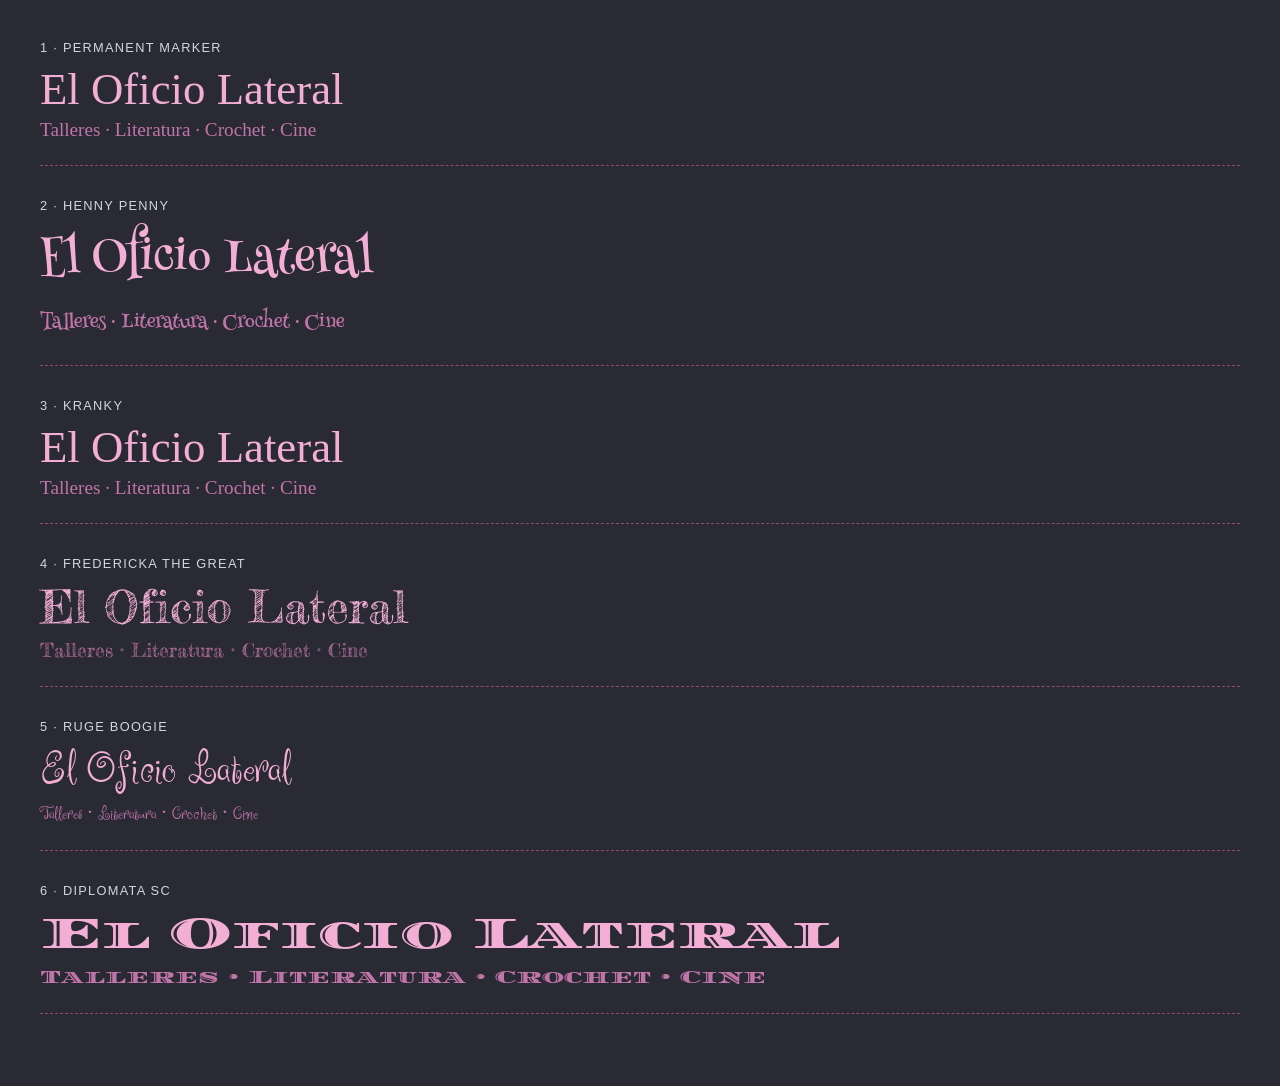
<file: fuentes.html>
<!DOCTYPE html>
<html lang="es">
<head>
  <meta charset="UTF-8">
  <meta name="viewport" content="width=device-width, initial-scale=1.0">
  <title>Fuentes - pincelada</title>
  <link href="https://fonts.googleapis.com/css2?family=Permanent+Marker&family=Henny+Penny&family=Kranky&family=Fredericka+the+Great&family=Ruge+Boogie&family=Diplomata+SC&display=swap" rel="stylesheet">
  <style>
    body { background: #2a2a35; padding: 2rem; font-family: sans-serif; }
    .fuente { margin-bottom: 2rem; border-bottom: 1px dashed #8f4a7a; padding-bottom: 1.5rem; }
    .nombre { font-size: 0.8rem; color: #d3d5da; text-transform: uppercase; letter-spacing: 0.1em; margin-bottom: 0.5rem; }
    .muestra { font-size: 2.8rem; color: #f2aed5; }
    .muestra-chica { font-size: 1.2rem; color: #c075a8; margin-top: 0.25rem; }
  </style>
</head>
<body>

  <div class="fuente">
    <div class="nombre">1 · Permanent Marker</div>
    <div class="muestra" style="font-family: 'Permanent Marker', cursive;">El Oficio Lateral</div>
    <div class="muestra-chica" style="font-family: 'Permanent Marker', cursive;">Talleres · Literatura · Crochet · Cine</div>
  </div>

  <div class="fuente">
    <div class="nombre">2 · Henny Penny</div>
    <div class="muestra" style="font-family: 'Henny Penny', cursive;">El Oficio Lateral</div>
    <div class="muestra-chica" style="font-family: 'Henny Penny', cursive;">Talleres · Literatura · Crochet · Cine</div>
  </div>

  <div class="fuente">
    <div class="nombre">3 · Kranky</div>
    <div class="muestra" style="font-family: 'Kranky', cursive;">El Oficio Lateral</div>
    <div class="muestra-chica" style="font-family: 'Kranky', cursive;">Talleres · Literatura · Crochet · Cine</div>
  </div>

  <div class="fuente">
    <div class="nombre">4 · Fredericka the Great</div>
    <div class="muestra" style="font-family: 'Fredericka the Great', cursive;">El Oficio Lateral</div>
    <div class="muestra-chica" style="font-family: 'Fredericka the Great', cursive;">Talleres · Literatura · Crochet · Cine</div>
  </div>

  <div class="fuente">
    <div class="nombre">5 · Ruge Boogie</div>
    <div class="muestra" style="font-family: 'Ruge Boogie', cursive;">El Oficio Lateral</div>
    <div class="muestra-chica" style="font-family: 'Ruge Boogie', cursive;">Talleres · Literatura · Crochet · Cine</div>
  </div>

  <div class="fuente">
    <div class="nombre">6 · Diplomata SC</div>
    <div class="muestra" style="font-family: 'Diplomata SC', cursive;">El Oficio Lateral</div>
    <div class="muestra-chica" style="font-family: 'Diplomata SC', cursive;">Talleres · Literatura · Crochet · Cine</div>
  </div>

</body>
</html>
</file>
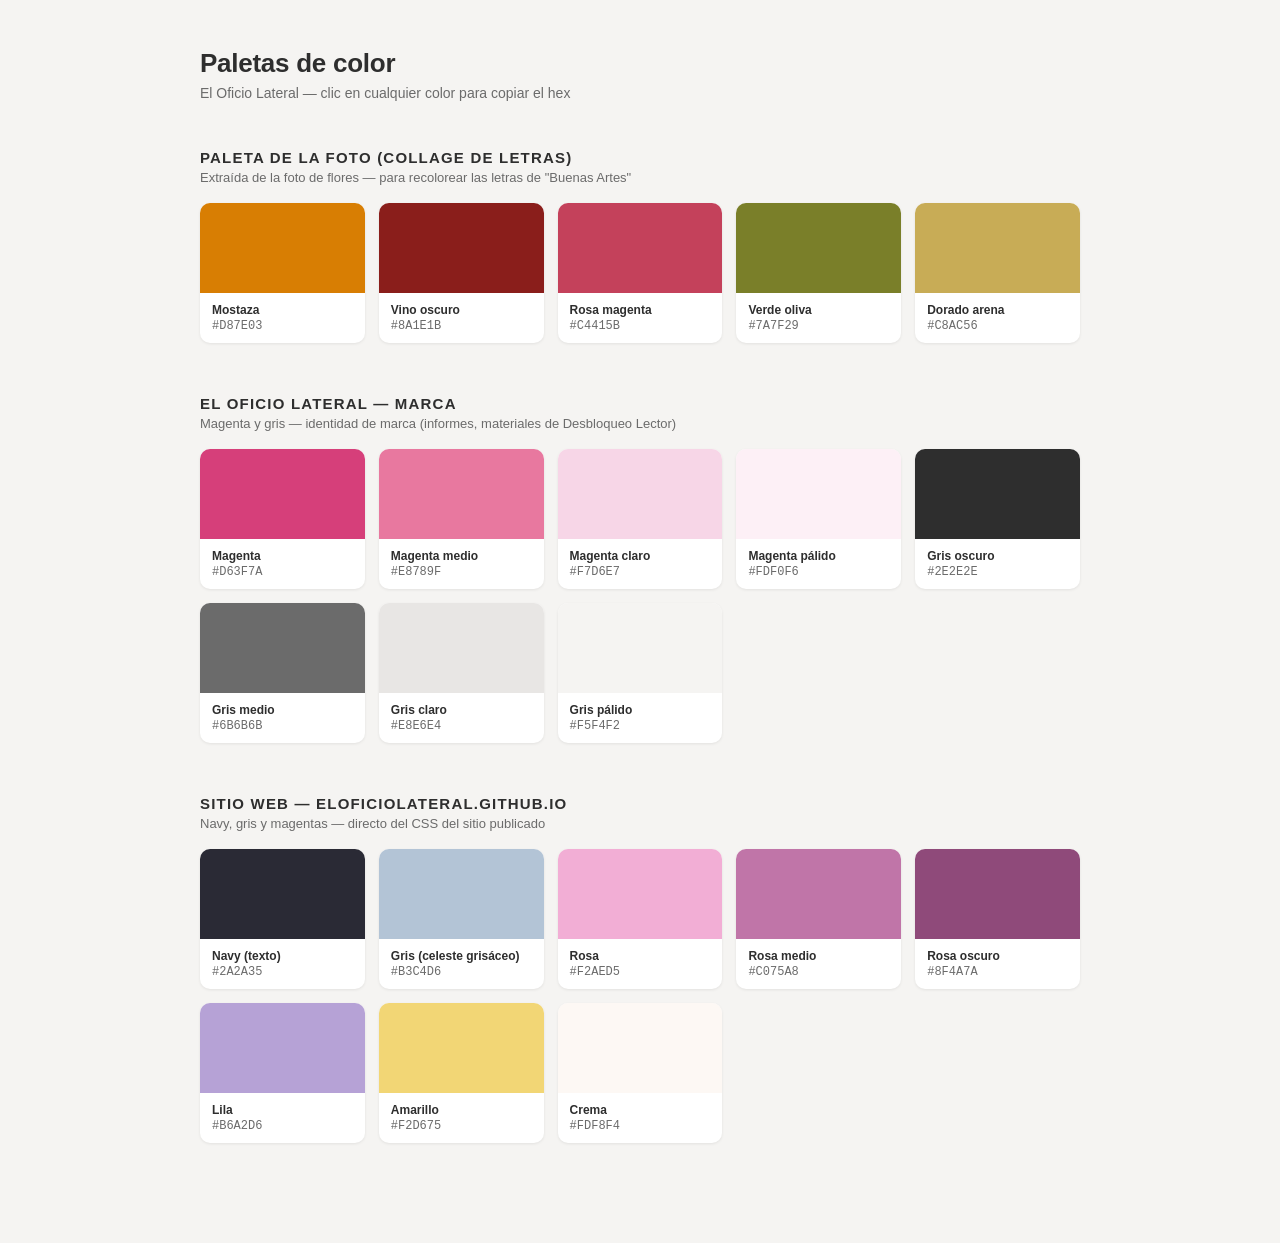
<file: paletas-de-color.html>
<!DOCTYPE html>
<html lang="es">
<head>
<meta charset="UTF-8">
<meta name="viewport" content="width=device-width, initial-scale=1.0">
<title>Paletas de color · El Oficio Lateral</title>
<style>
  * { box-sizing: border-box; margin: 0; padding: 0; }
  body {
    font-family: 'Helvetica Neue', Arial, sans-serif;
    background: #F5F4F2;
    color: #2E2E2E;
    padding: 48px 24px;
  }
  .wrap { max-width: 880px; margin: 0 auto; }
  h1 {
    font-size: 26px;
    margin-bottom: 6px;
    letter-spacing: -0.01em;
  }
  .sub {
    color: #6B6B6B;
    font-size: 14px;
    margin-bottom: 48px;
  }
  section { margin-bottom: 52px; }
  h2 {
    font-size: 15px;
    text-transform: uppercase;
    letter-spacing: 0.08em;
    margin-bottom: 4px;
    color: #2E2E2E;
  }
  .section-desc {
    font-size: 13px;
    color: #6B6B6B;
    margin-bottom: 18px;
  }
  .swatches {
    display: grid;
    grid-template-columns: repeat(auto-fill, minmax(150px, 1fr));
    gap: 14px;
  }
  .swatch {
    border-radius: 10px;
    overflow: hidden;
    background: #fff;
    box-shadow: 0 1px 3px rgba(0,0,0,0.08);
    cursor: pointer;
    position: relative;
  }
  .swatch-color {
    height: 90px;
    width: 100%;
  }
  .swatch-info {
    padding: 10px 12px;
  }
  .swatch-name {
    font-size: 12px;
    font-weight: 600;
    margin-bottom: 2px;
  }
  .swatch-hex {
    font-size: 12px;
    font-family: 'SF Mono', Consolas, monospace;
    color: #6B6B6B;
  }
  .copied-tag {
    position: absolute;
    top: 8px;
    right: 8px;
    background: rgba(255,255,255,0.9);
    color: #2E2E2E;
    font-size: 10px;
    padding: 3px 8px;
    border-radius: 20px;
    opacity: 0;
    transition: opacity 0.2s;
    pointer-events: none;
  }
  .swatch.copied .copied-tag { opacity: 1; }
</style>
</head>
<body>
<div class="wrap">
  <h1>Paletas de color</h1>
  <p class="sub">El Oficio Lateral — clic en cualquier color para copiar el hex</p>

  <section>
    <h2>Paleta de la foto (collage de letras)</h2>
    <p class="section-desc">Extraída de la foto de flores — para recolorear las letras de "Buenas Artes"</p>
    <div class="swatches">
      <div class="swatch" data-hex="#D87E03"><div class="swatch-color" style="background:#D87E03"></div><div class="swatch-info"><div class="swatch-name">Mostaza</div><div class="swatch-hex">#D87E03</div></div><div class="copied-tag">Copiado</div></div>
      <div class="swatch" data-hex="#8A1E1B"><div class="swatch-color" style="background:#8A1E1B"></div><div class="swatch-info"><div class="swatch-name">Vino oscuro</div><div class="swatch-hex">#8A1E1B</div></div><div class="copied-tag">Copiado</div></div>
      <div class="swatch" data-hex="#C4415B"><div class="swatch-color" style="background:#C4415B"></div><div class="swatch-info"><div class="swatch-name">Rosa magenta</div><div class="swatch-hex">#C4415B</div></div><div class="copied-tag">Copiado</div></div>
      <div class="swatch" data-hex="#7A7F29"><div class="swatch-color" style="background:#7A7F29"></div><div class="swatch-info"><div class="swatch-name">Verde oliva</div><div class="swatch-hex">#7A7F29</div></div><div class="copied-tag">Copiado</div></div>
      <div class="swatch" data-hex="#C8AC56"><div class="swatch-color" style="background:#C8AC56"></div><div class="swatch-info"><div class="swatch-name">Dorado arena</div><div class="swatch-hex">#C8AC56</div></div><div class="copied-tag">Copiado</div></div>
    </div>
  </section>

  <section>
    <h2>El Oficio Lateral — marca</h2>
    <p class="section-desc">Magenta y gris — identidad de marca (informes, materiales de Desbloqueo Lector)</p>
    <div class="swatches">
      <div class="swatch" data-hex="#D63F7A"><div class="swatch-color" style="background:#D63F7A"></div><div class="swatch-info"><div class="swatch-name">Magenta</div><div class="swatch-hex">#D63F7A</div></div><div class="copied-tag">Copiado</div></div>
      <div class="swatch" data-hex="#E8789F"><div class="swatch-color" style="background:#E8789F"></div><div class="swatch-info"><div class="swatch-name">Magenta medio</div><div class="swatch-hex">#E8789F</div></div><div class="copied-tag">Copiado</div></div>
      <div class="swatch" data-hex="#F7D6E7"><div class="swatch-color" style="background:#F7D6E7"></div><div class="swatch-info"><div class="swatch-name">Magenta claro</div><div class="swatch-hex">#F7D6E7</div></div><div class="copied-tag">Copiado</div></div>
      <div class="swatch" data-hex="#FDF0F6"><div class="swatch-color" style="background:#FDF0F6"></div><div class="swatch-info"><div class="swatch-name">Magenta pálido</div><div class="swatch-hex">#FDF0F6</div></div><div class="copied-tag">Copiado</div></div>
      <div class="swatch" data-hex="#2E2E2E"><div class="swatch-color" style="background:#2E2E2E"></div><div class="swatch-info"><div class="swatch-name">Gris oscuro</div><div class="swatch-hex">#2E2E2E</div></div><div class="copied-tag">Copiado</div></div>
      <div class="swatch" data-hex="#6B6B6B"><div class="swatch-color" style="background:#6B6B6B"></div><div class="swatch-info"><div class="swatch-name">Gris medio</div><div class="swatch-hex">#6B6B6B</div></div><div class="copied-tag">Copiado</div></div>
      <div class="swatch" data-hex="#E8E6E4"><div class="swatch-color" style="background:#E8E6E4"></div><div class="swatch-info"><div class="swatch-name">Gris claro</div><div class="swatch-hex">#E8E6E4</div></div><div class="copied-tag">Copiado</div></div>
      <div class="swatch" data-hex="#F5F4F2"><div class="swatch-color" style="background:#F5F4F2"></div><div class="swatch-info"><div class="swatch-name">Gris pálido</div><div class="swatch-hex">#F5F4F2</div></div><div class="copied-tag">Copiado</div></div>
    </div>
  </section>

  <section>
    <h2>Sitio web — eloficiolateral.github.io</h2>
    <p class="section-desc">Navy, gris y magentas — directo del CSS del sitio publicado</p>
    <div class="swatches">
      <div class="swatch" data-hex="#2A2A35"><div class="swatch-color" style="background:#2A2A35"></div><div class="swatch-info"><div class="swatch-name">Navy (texto)</div><div class="swatch-hex">#2A2A35</div></div><div class="copied-tag">Copiado</div></div>
      <div class="swatch" data-hex="#B3C4D6"><div class="swatch-color" style="background:#B3C4D6"></div><div class="swatch-info"><div class="swatch-name">Gris (celeste grisáceo)</div><div class="swatch-hex">#B3C4D6</div></div><div class="copied-tag">Copiado</div></div>
      <div class="swatch" data-hex="#F2AED5"><div class="swatch-color" style="background:#F2AED5"></div><div class="swatch-info"><div class="swatch-name">Rosa</div><div class="swatch-hex">#F2AED5</div></div><div class="copied-tag">Copiado</div></div>
      <div class="swatch" data-hex="#C075A8"><div class="swatch-color" style="background:#C075A8"></div><div class="swatch-info"><div class="swatch-name">Rosa medio</div><div class="swatch-hex">#C075A8</div></div><div class="copied-tag">Copiado</div></div>
      <div class="swatch" data-hex="#8F4A7A"><div class="swatch-color" style="background:#8F4A7A"></div><div class="swatch-info"><div class="swatch-name">Rosa oscuro</div><div class="swatch-hex">#8F4A7A</div></div><div class="copied-tag">Copiado</div></div>
      <div class="swatch" data-hex="#B6A2D6"><div class="swatch-color" style="background:#B6A2D6"></div><div class="swatch-info"><div class="swatch-name">Lila</div><div class="swatch-hex">#B6A2D6</div></div><div class="copied-tag">Copiado</div></div>
      <div class="swatch" data-hex="#F2D675"><div class="swatch-color" style="background:#F2D675"></div><div class="swatch-info"><div class="swatch-name">Amarillo</div><div class="swatch-hex">#F2D675</div></div><div class="copied-tag">Copiado</div></div>
      <div class="swatch" data-hex="#FDF8F4"><div class="swatch-color" style="background:#FDF8F4"></div><div class="swatch-info"><div class="swatch-name">Crema</div><div class="swatch-hex">#FDF8F4</div></div><div class="copied-tag">Copiado</div></div>
    </div>
  </section>
</div>

<script>
document.querySelectorAll('.swatch').forEach(el => {
  el.addEventListener('click', () => {
    const hex = el.getAttribute('data-hex');
    navigator.clipboard.writeText(hex).catch(()=>{});
    el.classList.add('copied');
    setTimeout(() => el.classList.remove('copied'), 900);
  });
});
</script>
</body>
</html>
</file>
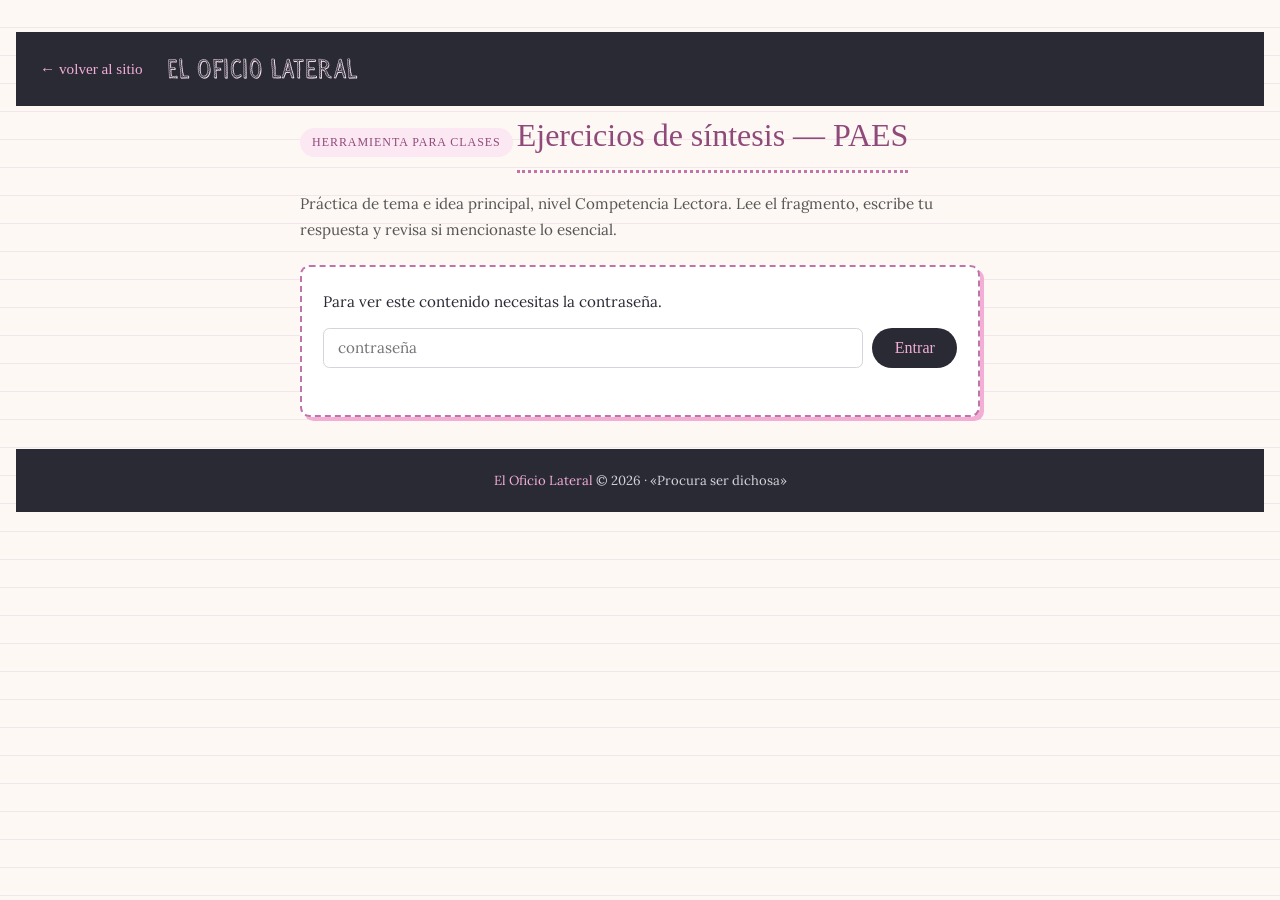
<file: sintesis-paes.html>
<!DOCTYPE html>
<html lang="es">
<head>
  <meta charset="UTF-8" />
  <meta name="viewport" content="width=device-width, initial-scale=1.0" />
  <link rel="icon" type="image/png" href="favicon.png" />
  <link rel="apple-touch-icon" href="favicon.png" />
  <title>Ejercicios de síntesis PAES — El Oficio Lateral</title>
  <meta name="robots" content="noindex, nofollow" />
  <link rel="preconnect" href="https://fonts.googleapis.com">
  <link rel="preconnect" href="https://fonts.gstatic.com" crossorigin>
  <link href="https://fonts.googleapis.com/css2?family=Lora:ital,wght@0,400;0,600;1,400&family=Fredericka+the+Great&family=Kranky&display=swap" rel="stylesheet">
  <style>
    @font-face {
      font-family: 'SensaWild Outline';
      src: url('Fuentes/SensaWild-LineOutlineShade.woff2') format('woff2'),
           url('Fuentes/SensaWild-LineOutlineShade.woff') format('woff');
      font-weight: normal;
      font-style: normal;
      font-display: swap;
    }
    .eol-topbar {
      background-color: #2a2a35;
      padding: 0.75rem 1.5rem;
      display: flex;
      align-items: center;
      gap: 1rem;
    }
    .eol-topbar a {
      color: #f2aed5;
      font-family: 'Kranky', cursive;
      font-size: 0.95rem;
      text-decoration: none;
      display: flex;
      align-items: center;
      gap: 0.4rem;
    }
    .eol-topbar a:hover { text-decoration: underline; }
    .eol-topbar-logo {
      color: #fce8f3;
      font-family: 'SensaWild Outline', cursive;
      font-size: 1.7rem;
      letter-spacing: 0.02em;
      margin-left: 0.5rem;
    }
    .eol-bottombar {
      background-color: #2a2a35;
      color: #d3d5da;
      text-align: center;
      padding: 1.2rem;
      font-size: 0.82rem;
      margin-top: 2rem;
      font-family: 'Lora', serif;
    }
    .eol-bottombar a { color: #f2aed5; text-decoration: none; }
    .eol-bottombar a:hover { text-decoration: underline; }
  </style>
  <style>
    *, *::before, *::after { box-sizing: border-box; margin: 0; padding: 0; }

    :root {
      --rosa: #f2aed5;
      --gris: #d3d5da;
      --rosa-medio: #c075a8;
      --rosa-oscuro: #8f4a7a;
      --navy: #2a2a35;
      --crema: #fdf8f4;
      --texto: #2a2a35;
      --verde: #4a8f6a;
    }

    body {
      font-family: 'Lora', serif;
      line-height: 1.85;
      background-color: var(--crema);
      background-image: repeating-linear-gradient(transparent, transparent 27px, #e8d5e0 28px);
      background-size: 100% 28px;
      color: var(--texto);
      min-height: 100vh;
      padding: 2rem 1rem 4rem;
    }

    .wrap { width: 100%; max-width: 680px; margin: 0 auto; }

    .eol-header { margin-bottom: 1.4rem; }
    .eol-tag {
      display: inline-block;
      font-family: 'Kranky', cursive;
      font-size: 0.75rem;
      letter-spacing: 0.08em;
      text-transform: uppercase;
      background: #fce8f3;
      color: var(--rosa-oscuro);
      padding: 0.2rem 0.75rem;
      border-radius: 999px;
      margin-bottom: 0.75rem;
    }
    .eol-header h1 {
      font-family: 'Kranky', cursive;
      font-size: 2rem;
      font-weight: 400;
      color: var(--rosa-oscuro);
      margin-bottom: 0.4rem;
      border-bottom: 3px dotted var(--rosa-medio);
      display: inline-block;
      padding-bottom: 0.25rem;
    }
    .eol-header p { font-size: 0.95rem; color: #555; line-height: 1.7; margin-top: 0.75rem; }

    /* Acceso con contraseña */
    .acceso {
      background: white;
      border: 2px dashed var(--rosa-medio);
      border-radius: 0.6rem;
      padding: 1.3rem;
      box-shadow: 4px 4px 0 var(--rosa);
      margin-bottom: 1.2rem;
    }
    .acceso-texto { font-size: 0.95rem; margin-bottom: 0.75rem; }
    .acceso-form { display: flex; flex-wrap: wrap; gap: 0.6rem; }
    .acceso-input {
      flex: 1;
      min-width: 160px;
      padding: 0.6rem 0.9rem;
      border: 1px solid var(--gris);
      border-radius: 0.4rem;
      font-family: 'Lora', serif;
      font-size: 0.95rem;
    }
    .acceso-btn {
      background-color: var(--navy);
      color: var(--rosa);
      border: none;
      border-radius: 999px;
      padding: 0.6rem 1.4rem;
      font-family: 'Kranky', cursive;
      font-size: 1rem;
      cursor: pointer;
    }
    .acceso-btn:hover { background-color: var(--rosa-oscuro); color: white; }
    .acceso-error { color: #b23b3b; font-size: 0.88rem; margin-top: 0.6rem; min-height: 1.2em; }

    #contenidoHerramienta { display: none; }

    .card {
      background: white;
      border: 2px dashed var(--rosa-medio);
      border-radius: 0.6rem;
      padding: 1.3rem;
      box-shadow: 4px 4px 0 var(--rosa);
      margin-bottom: 1.2rem;
    }

    .card h2 {
      margin-bottom: 0.8rem;
      font-size: 1.3rem;
      font-family: 'Kranky', cursive;
      color: var(--rosa-oscuro);
      font-weight: 400;
    }

    /* Progreso */
    .progreso-fila {
      display: flex;
      justify-content: space-between;
      align-items: center;
      margin-bottom: 0.9rem;
      flex-wrap: wrap;
      gap: 0.5rem;
    }
    #progresoTexto {
      font-family: 'Kranky', cursive;
      color: var(--rosa-oscuro);
      font-size: 1.05rem;
    }
    #puntosProgreso { display: flex; gap: 0.3rem; flex-wrap: wrap; }
    .punto {
      width: 10px;
      height: 10px;
      border-radius: 50%;
      background: var(--gris);
      display: inline-block;
    }
    .punto.revisado { background: var(--rosa-medio); }
    .punto.activo { outline: 2px solid var(--rosa-oscuro); outline-offset: 2px; }

    .fuente-texto {
      font-size: 0.85rem;
      font-style: italic;
      color: #6f5f6d;
      margin-bottom: 0.6rem;
    }

    .contenido-texto {
      font-size: 0.98rem;
      line-height: 1.8;
      white-space: pre-line;
      background: #fdf6fa;
      border: 1px solid rgba(192, 117, 168, 0.25);
      border-radius: 0.45rem;
      padding: 1rem;
      margin-bottom: 1.1rem;
    }

    .card label {
      display: block;
      font-family: 'Kranky', cursive;
      font-size: 0.95rem;
      color: var(--rosa-oscuro);
      margin-bottom: 0.4rem;
      letter-spacing: 0.03em;
    }

    input[type="text"], textarea {
      width: 100%;
      padding: 0.7rem 0.9rem;
      border: 1px solid var(--gris);
      border-radius: 0.45rem;
      font-family: 'Lora', serif;
      font-size: 0.95rem;
      line-height: 1.6;
      background: #fff;
      color: var(--texto);
    }
    textarea { min-height: 80px; resize: vertical; }

    input[type="text"]:focus, textarea:focus {
      outline: 2px solid rgba(240, 174, 213, 0.35);
      border-color: var(--rosa-medio);
    }

    .campo { margin-bottom: 1.1rem; }
    .feedback { margin-top: 0.6rem; }

    .chequeo-item {
      display: flex;
      align-items: flex-start;
      gap: 0.5rem;
      font-size: 0.9rem;
      padding: 0.3rem 0;
    }
    .chequeo-icono { flex-shrink: 0; }

    .actions {
      display: flex;
      flex-wrap: wrap;
      gap: 0.75rem;
      margin-top: 1rem;
    }

    .btn-principal {
      display: inline-block;
      background-color: var(--navy);
      color: var(--rosa);
      padding: 0.65rem 1.6rem;
      border: none;
      border-radius: 999px;
      font-family: 'Kranky', cursive;
      font-size: 1rem;
      letter-spacing: 0.02em;
      text-align: center;
      cursor: pointer;
      transition: background-color 0.2s;
    }
    .btn-principal:hover { background-color: var(--rosa-oscuro); color: white; }

    .btn-secundario {
      display: inline-block;
      background: transparent;
      color: var(--rosa-oscuro);
      border: 2px solid var(--rosa-medio);
      border-radius: 999px;
      padding: 0.45rem 1rem;
      font-family: 'Kranky', cursive;
      cursor: pointer;
      transition: all 0.2s ease;
    }
    .btn-secundario:hover { background: var(--rosa-medio); color: white; }
    .btn-secundario:disabled, .btn-principal:disabled {
      opacity: 0.4;
      cursor: not-allowed;
    }
    .btn-secundario:disabled:hover { background: transparent; color: var(--rosa-oscuro); }

    .navegacion {
      display: flex;
      justify-content: space-between;
      margin-top: 1.2rem;
    }

    .resultado-badge {
      display: inline-block;
      background: var(--rosa-oscuro);
      color: white;
      border-radius: 999px;
      padding: 0.25rem 0.75rem;
      font-family: 'Kranky', cursive;
      font-size: 0.85rem;
      letter-spacing: 0.04em;
      margin-bottom: 0.65rem;
    }
    #modeloBox {
      display: none;
      margin-top: 1rem;
      background: #fce8f3;
      border-radius: 0.5rem;
      padding: 1rem;
    }
    #modeloBox.visible { display: block; }
    .resultado-texto { font-size: 0.95rem; margin-bottom: 0.4rem; }

    .nota {
      font-size: 0.9rem;
      color: #6f5f6d;
      margin-top: 0.4rem;
      line-height: 1.6;
    }
  </style>
</head>
<body>
  <nav class="eol-topbar">
    <a href="index.html">← volver al sitio</a>
    <span class="eol-topbar-logo">El Oficio Lateral</span>
  </nav>
  <main class="wrap" aria-label="Ejercicios de síntesis PAES">

    <header class="eol-header">
      <span class="eol-tag">Herramienta para clases</span>
      <h1>Ejercicios de síntesis — PAES</h1>
      <p>Práctica de tema e idea principal, nivel Competencia Lectora. Lee el fragmento, escribe tu respuesta y revisa si mencionaste lo esencial.</p>
    </header>

    <section class="acceso" id="acceso">
      <p class="acceso-texto">Para ver este contenido necesitas la contraseña.</p>
      <div class="acceso-form">
        <input type="password" id="passInput" placeholder="contraseña" class="acceso-input">
        <button onclick="verificarPass()" class="acceso-btn">Entrar</button>
      </div>
      <p class="acceso-error" id="acceso-error"></p>
    </section>

    <div id="contenidoHerramienta">
      <section class="card">
        <div class="progreso-fila">
          <span id="progresoTexto"></span>
          <div id="puntosProgreso"></div>
        </div>
        <p class="fuente-texto" id="fuenteTexto"></p>
        <div class="contenido-texto" id="contenidoTexto"></div>

        <div class="campo">
          <label for="temaInput">Tema del texto (¿de qué se habla?)</label>
          <input type="text" id="temaInput" placeholder="Escribe el tema en pocas palabras">
          <div class="feedback" id="feedbackTema"></div>
        </div>

        <div class="campo">
          <label for="ideaInput">Idea principal (¿qué se dice sobre el tema?)</label>
          <textarea id="ideaInput" placeholder="Escribe la idea principal en una oración"></textarea>
          <div class="feedback" id="feedbackIdea"></div>
        </div>

        <div class="actions">
          <button id="btnRevisar" class="btn-principal">Revisar</button>
          <button id="btnModelo" class="btn-secundario">Ver respuesta modelo</button>
        </div>

        <div id="modeloBox"></div>

        <div class="navegacion">
          <button id="btnAnterior" class="btn-secundario">← Texto anterior</button>
          <button id="btnSiguiente" class="btn-secundario">Texto siguiente →</button>
        </div>
      </section>

      <section class="card">
        <h2>Cómo se revisa</h2>
        <p class="nota">Esto no es corrección con inteligencia artificial: la herramienta solo busca si tu respuesta menciona el concepto clave del texto y lo que se dice sobre él. Puede marcar "falta" aunque tu idea esté bien expresada con otras palabras — usa el feedback como una pista, no como una nota, y compara siempre con la respuesta modelo.</p>
      </section>
    </div>

  </main>
  <footer class="eol-bottombar">
    <a href="index.html">El Oficio Lateral</a> &copy; 2026 · «Procura ser dichosa»
  </footer>

  <script>
    if (sessionStorage.getItem('sintesis-ok') === 'si') {
      document.getElementById('acceso').style.display = 'none';
      document.getElementById('contenidoHerramienta').style.display = 'block';
    }

    function verificarPass() {
      const input = document.getElementById('passInput').value.trim().toLowerCase();
      if (input === 'kierkegaard') {
        sessionStorage.setItem('sintesis-ok', 'si');
        document.getElementById('acceso').style.display = 'none';
        document.getElementById('contenidoHerramienta').style.display = 'block';
      } else {
        document.getElementById('acceso-error').textContent = 'Contraseña incorrecta.';
      }
    }

    document.getElementById('passInput').addEventListener('keydown', function (e) {
      if (e.key === 'Enter') verificarPass();
    });
  </script>
  <script src="sintesis-paes.js"></script>
</body>
</html>
</file>
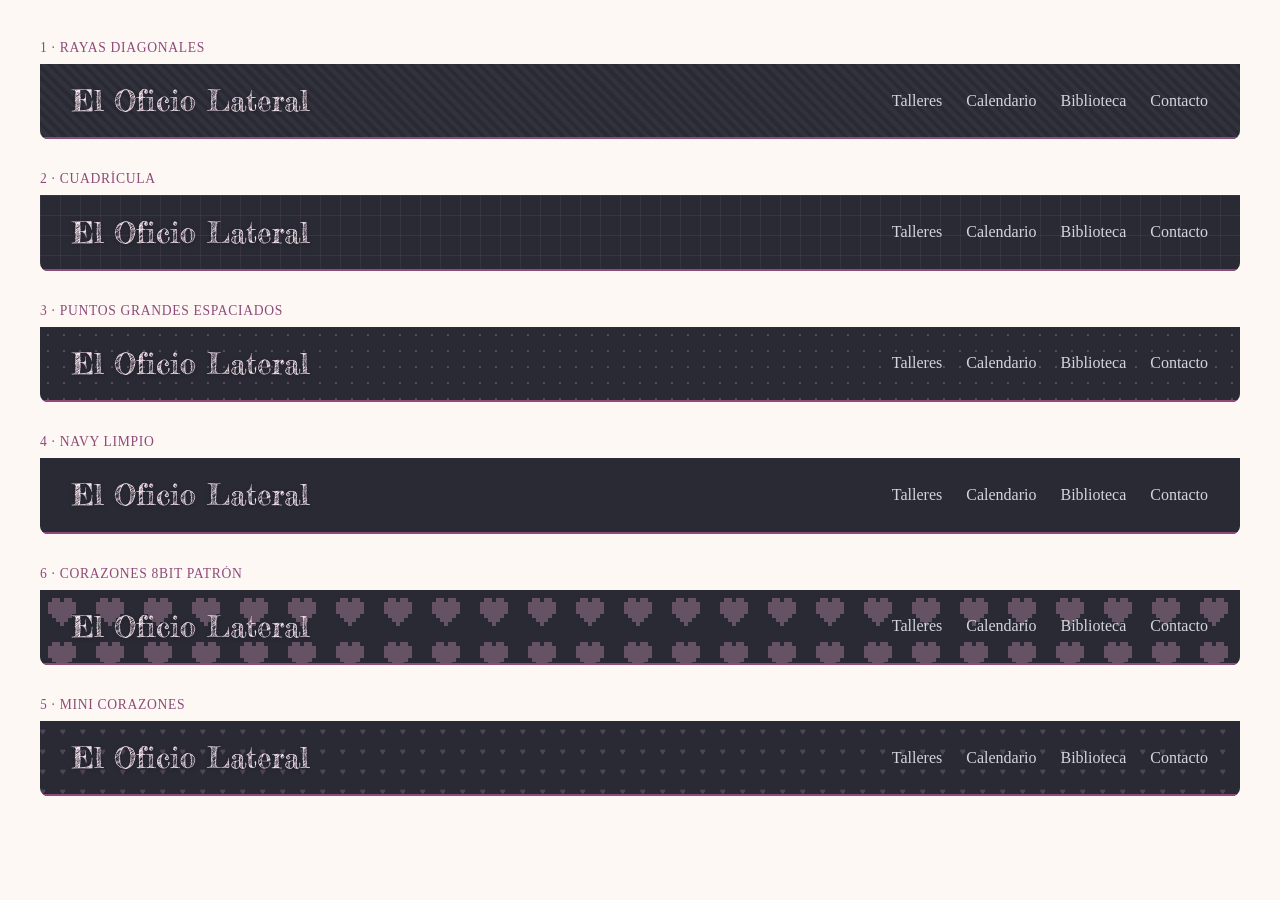
<file: texturas.html>
<!DOCTYPE html>
<html lang="es">
<head>
  <meta charset="UTF-8">
  <meta name="viewport" content="width=device-width, initial-scale=1.0">
  <title>Texturas header</title>
  <link href="https://fonts.googleapis.com/css2?family=Fredericka+the+Great&family=Kranky&display=swap" rel="stylesheet">
  <style>
    body { background: #fdf8f4; padding: 2rem; font-family: sans-serif; }
    .muestra { margin-bottom: 2rem; border-radius: 8px; overflow: hidden; }
    .nombre { font-family: 'Kranky', cursive; font-size: 0.85rem; color: #8f4a7a; margin-bottom: 0.5rem; text-transform: uppercase; letter-spacing: 0.05em; }
    .header-demo {
      padding: 1.2rem 2rem;
      display: flex;
      align-items: center;
      gap: 1rem;
      border-bottom: 2px solid #8f4a7a;
    }
    .titulo-demo {
      font-family: 'Fredericka the Great', cursive;
      color: #fce8f3;
      font-size: 1.8rem;
      text-shadow: 0 1px 4px rgba(0,0,0,0.4);
    }
    .nav-demo {
      margin-left: auto;
      display: flex;
      gap: 1.5rem;
      font-family: 'Kranky', cursive;
      color: #d3d5da;
      font-size: 1rem;
    }

    /* 1. Rayas diagonales */
    .t1 {
      background-color: #2a2a35;
      background-image: repeating-linear-gradient(
        45deg,
        transparent,
        transparent 4px,
        rgba(255,255,255,0.04) 4px,
        rgba(255,255,255,0.04) 8px
      );
    }

    /* 2. Cuadrícula */
    .t2 {
      background-color: #2a2a35;
      background-image:
        linear-gradient(rgba(242,174,213,0.07) 1px, transparent 1px),
        linear-gradient(90deg, rgba(242,174,213,0.07) 1px, transparent 1px);
      background-size: 20px 20px;
    }

    /* 3. Puntos grandes espaciados */
    .t3 {
      background-color: #2a2a35;
      background-image: radial-gradient(rgba(242,174,213,0.25) 1.5px, transparent 1.5px);
      background-size: 16px 16px;
    }

    /* 4. Navy limpio */
    .t4 {
      background-color: #2a2a35;
    }

    /* 5. Mini corazones */
    .t5 {
      background-color: #2a2a35;
      background-image: url("data:image/svg+xml,%3Csvg xmlns='http://www.w3.org/2000/svg' width='20' height='20' viewBox='0 0 20 20'%3E%3Ctext y='14' font-size='10' fill='rgba(242,174,213,0.2)'%3E%E2%99%A5%3C/text%3E%3C/svg%3E");
      background-size: 20px 20px;
    }

    /* 6. Corazones 8bit patrón */
    .t6 {
      background-color: #2a2a35;
      position: relative;
      overflow: hidden;
    }

    .t6 canvas {
      position: absolute;
      top: 0;
      left: 0;
      width: 100%;
      height: 100%;
    }
  </style>
</head>
<body>

  <div class="muestra">
    <div class="nombre">1 · Rayas diagonales</div>
    <div class="header-demo t1">
      <div class="titulo-demo">El Oficio Lateral</div>
      <div class="nav-demo">
        <span>Talleres</span>
        <span>Calendario</span>
        <span>Biblioteca</span>
        <span>Contacto</span>
      </div>
    </div>
  </div>

  <div class="muestra">
    <div class="nombre">2 · Cuadrícula</div>
    <div class="header-demo t2">
      <div class="titulo-demo">El Oficio Lateral</div>
      <div class="nav-demo">
        <span>Talleres</span>
        <span>Calendario</span>
        <span>Biblioteca</span>
        <span>Contacto</span>
      </div>
    </div>
  </div>

  <div class="muestra">
    <div class="nombre">3 · Puntos grandes espaciados</div>
    <div class="header-demo t3">
      <div class="titulo-demo">El Oficio Lateral</div>
      <div class="nav-demo">
        <span>Talleres</span>
        <span>Calendario</span>
        <span>Biblioteca</span>
        <span>Contacto</span>
      </div>
    </div>
  </div>

  <div class="muestra">
    <div class="nombre">4 · Navy limpio</div>
    <div class="header-demo t4">
      <div class="titulo-demo">El Oficio Lateral</div>
      <div class="nav-demo">
        <span>Talleres</span>
        <span>Calendario</span>
        <span>Biblioteca</span>
        <span>Contacto</span>
      </div>
    </div>
  </div>

  <div class="muestra">
    <div class="nombre">6 · Corazones 8bit patrón</div>
    <div class="header-demo t6" id="header6">
      <canvas id="heartCanvas"></canvas>
      <div class="titulo-demo" style="position:relative; z-index:1;">El Oficio Lateral</div>
      <div class="nav-demo" style="position:relative; z-index:1;">
        <span>Talleres</span>
        <span>Calendario</span>
        <span>Biblioteca</span>
        <span>Contacto</span>
      </div>
    </div>
  </div>

  <div class="muestra">
    <div class="nombre">5 · Mini corazones</div>
    <div class="header-demo t5">
      <div class="titulo-demo">El Oficio Lateral</div>
      <div class="nav-demo">
        <span>Talleres</span>
        <span>Calendario</span>
        <span>Biblioteca</span>
        <span>Contacto</span>
      </div>
    </div>
  </div>

<script>
  const canvas = document.getElementById('heartCanvas');
  const header = document.getElementById('header6');
  canvas.width = header.offsetWidth;
  canvas.height = header.offsetHeight;
  const ctx = canvas.getContext('2d');

  const p = 4; // tamaño de cada píxel
  const color = 'rgba(242,174,213,0.3)';

  // forma del corazón en grilla 7x7
  const heart = [
    [0,1,1,0,1,1,0],
    [1,1,1,1,1,1,1],
    [1,1,1,1,1,1,1],
    [1,1,1,1,1,1,1],
    [0,1,1,1,1,1,0],
    [0,0,1,1,1,0,0],
    [0,0,0,1,0,0,0],
  ];

  const spacingX = 48;
  const spacingY = 44;

  ctx.fillStyle = color;

  for (let startY = 8; startY < canvas.height + spacingY; startY += spacingY) {
    for (let startX = 8; startX < canvas.width + spacingX; startX += spacingX) {
      heart.forEach((row, ry) => {
        row.forEach((cell, rx) => {
          if (cell) {
            ctx.fillRect(startX + rx * p, startY + ry * p, p, p);
          }
        });
      });
    }
  }
</script>
</body>
</html>
</file>
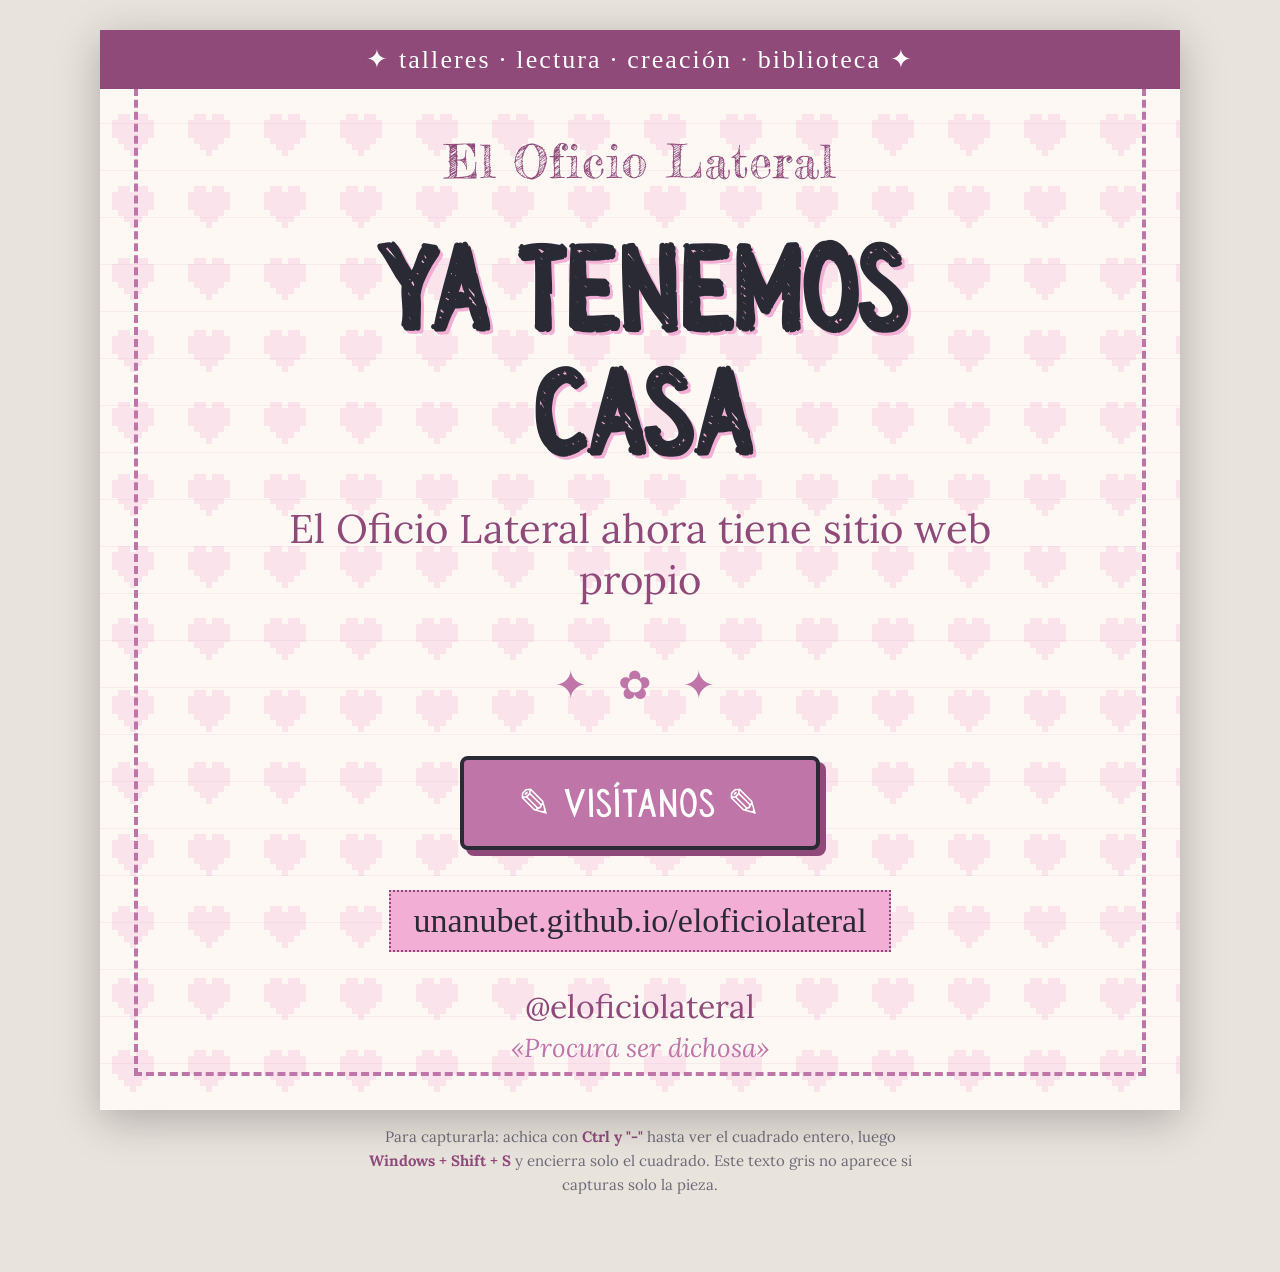
<file: lanzamiento/pieza-lanzamiento.html>
<!DOCTYPE html>
<!--
  ============================================================
  PIEZA DE LANZAMIENTO · El Oficio Lateral
  ============================================================
  Cómo capturarla como imagen para Instagram:
  1. Abre este archivo en el navegador (doble clic).
  2. Si la tarjeta cuadrada no cabe entera en pantalla, achica
     con Ctrl y la tecla "-" hasta verla completa.
  3. Usa el recorte de Windows: tecla Windows + Shift + S,
     y encierra SOLO el cuadrado rosa/crema.
  4. Guárdala y súbela a Instagram (el post es cuadrado 1:1).
  Nota: Instagram reescala igual, así que no te preocupes si la
  captura no queda exactamente en 1080px. Con que sea cuadrada basta.

  ¿Quieres cambiar el texto? Edita lo que está entre las etiquetas
  más abajo (busca "EDITABLE").
  ============================================================
-->
<html lang="es">
<head>
  <meta charset="UTF-8">
  <meta name="viewport" content="width=device-width, initial-scale=1.0">
  <title>Pieza de lanzamiento · El Oficio Lateral</title>
  <link rel="preconnect" href="https://fonts.googleapis.com">
  <link rel="preconnect" href="https://fonts.gstatic.com" crossorigin>
  <link href="https://fonts.googleapis.com/css2?family=Lora:ital,wght@0,400;0,600;1,400;1,600&family=Fredericka+the+Great&family=Kranky&display=swap" rel="stylesheet">
  <style>
    :root {
      --rosa: #f2aed5;
      --rosa-medio: #c075a8;
      --rosa-oscuro: #8f4a7a;
      --gris: #d3d5da;
      --navy: #2a2a35;
      --crema: #fdf8f4;
    }

    @font-face {
      font-family: 'SensaWild Outline';
      src: url('../Fuentes/SensaWild-LineOutlineShade.woff2') format('woff2'),
           url('../Fuentes/SensaWild-LineOutlineShade.woff') format('woff');
      font-weight: normal;
      font-style: normal;
      font-display: swap;
    }

    @font-face {
      font-family: 'SensaWild Fill';
      src: url('../Fuentes/SensaWild-Fill.woff2') format('woff2'),
           url('../Fuentes/SensaWild-Fill.woff') format('woff');
      font-weight: normal;
      font-style: normal;
      font-display: swap;
    }

    body {
      margin: 0;
      background: #e9e3dd;
      display: flex;
      flex-direction: column;
      align-items: center;
      padding: 30px 10px 60px;
      font-family: 'Lora', serif;
      color: var(--navy);
    }

    /* ===== LA PIEZA (cuadrado 1080x1080) ===== */
    .pieza {
      position: relative;
      width: 1080px;
      height: 1080px;
      background-color: var(--crema);
      /* rayado tipo cuaderno, igual que el body del sitio */
      background-image: repeating-linear-gradient(
        transparent, transparent 46px,
        rgba(192,117,168,0.10) 46px, rgba(192,117,168,0.10) 47px
      );
      overflow: hidden;
      box-shadow: 0 10px 40px rgba(0,0,0,0.25);
    }

    /* corazones pixelados de fondo */
    #heartCanvas {
      position: absolute;
      top: 0; left: 0;
      width: 100%; height: 100%;
      pointer-events: none;
      z-index: 0;
    }

    /* marco decorativo */
    .marco {
      position: absolute;
      inset: 34px;
      border: 4px dashed var(--rosa-medio);
      z-index: 1;
    }

    /* barra marquee arriba */
    .barra {
      position: absolute;
      top: 0; left: 0; right: 0;
      background: var(--rosa-oscuro);
      color: #fff;
      font-family: 'Kranky', cursive;
      font-size: 26px;
      letter-spacing: 0.08em;
      text-align: center;
      padding: 14px 0;
      z-index: 3;
    }

    .contenido {
      position: absolute;
      inset: 34px;
      z-index: 2;
      display: flex;
      flex-direction: column;
      align-items: center;
      justify-content: center;
      text-align: center;
      padding: 90px 70px 70px;
    }

    .logo {
      font-family: 'Fredericka the Great', cursive;
      color: var(--rosa-oscuro);
      font-size: 46px;
      letter-spacing: 0.02em;
      margin-bottom: 40px;
    }

    .titular {
      font-family: 'SensaWild Outline', cursive;
      font-style: normal;
      color: var(--navy);
      font-size: 118px;
      line-height: 1.05;
      margin: 0 0 26px;
      text-shadow: 3px 3px 0 var(--rosa);
    }

    .bajada {
      font-family: 'Lora', serif;
      font-size: 40px;
      color: var(--rosa-oscuro);
      margin: 0 0 46px;
      max-width: 760px;
    }

    .divisor {
      color: var(--rosa-medio);
      font-size: 40px;
      letter-spacing: 0.6rem;
      margin: 8px 0 46px;
    }

    /* botón retro tipo fansite */
    .boton {
      display: inline-block;
      font-family: 'SensaWild Fill', cursive;
      font-size: 40px;
      letter-spacing: 0.02em;
      color: #fff;
      background: var(--rosa-medio);
      border: 4px solid var(--navy);
      border-radius: 8px;
      padding: 20px 54px;
      box-shadow: 6px 6px 0 var(--rosa-oscuro);
      margin-bottom: 40px;
    }

    .url {
      font-family: 'Kranky', cursive;
      font-size: 34px;
      color: var(--navy);
      background: var(--rosa);
      border: 2px dotted var(--rosa-oscuro);
      padding: 10px 22px;
      margin-bottom: 34px;
    }

    .handle {
      font-family: 'Lora', serif;
      font-size: 32px;
      color: var(--rosa-oscuro);
    }

    /* pie con la cita de marca */
    .pie {
      position: absolute;
      bottom: 46px; left: 0; right: 0;
      text-align: center;
      z-index: 2;
      font-family: 'Lora', serif;
      font-style: italic;
      font-size: 26px;
      color: var(--rosa-medio);
    }

    .ayuda {
      max-width: 560px;
      text-align: center;
      font-size: 15px;
      color: #6b6b78;
      line-height: 1.6;
    }
    .ayuda strong { color: var(--rosa-oscuro); }
  </style>
</head>
<body>

  <!-- ===================== LA PIEZA ===================== -->
  <div class="pieza" id="pieza">
    <canvas id="heartCanvas"></canvas>
    <div class="marco"></div>

    <!-- barra superior estilo marquee (EDITABLE) -->
    <div class="barra">✦ talleres · lectura · creación · biblioteca ✦</div>

    <div class="contenido">
      <!-- EDITABLE: nombre / logo -->
      <div class="logo">El Oficio Lateral</div>

      <!-- EDITABLE: titular grande -->
      <h1 class="titular">Ya tenemos<br>casa</h1>

      <!-- EDITABLE: bajada -->
      <p class="bajada">El Oficio Lateral ahora tiene sitio web propio</p>

      <div class="divisor">✦ ✿ ✦</div>

      <!-- botón retro (decorativo) -->
      <div class="boton">✎ Visítanos ✎</div>

      <!-- EDITABLE: url -->
      <div class="url">unanubet.github.io/eloficiolateral</div>

      <!-- EDITABLE: handle -->
      <div class="handle">@eloficiolateral</div>
    </div>

    <!-- EDITABLE: cita de cierre -->
    <div class="pie">«Procura ser dichosa»</div>
  </div>
  <!-- =================== FIN DE LA PIEZA =================== -->

  <p class="ayuda">
    Para capturarla: achica con <strong>Ctrl y "-"</strong> hasta ver el cuadrado entero,
    luego <strong>Windows + Shift + S</strong> y encierra solo el cuadrado.
    Este texto gris no aparece si capturas solo la pieza.
  </p>

  <script>
    // Corazones pixelados, misma idea que el header del sitio (index.html)
    const canvas = document.getElementById('heartCanvas');
    const pieza = document.getElementById('pieza');
    canvas.width = pieza.offsetWidth;
    canvas.height = pieza.offsetHeight;
    const ctx = canvas.getContext('2d');

    const p = 6; // tamaño del "pixel"
    ctx.fillStyle = 'rgba(242,174,213,0.28)';
    const heart = [
      [0,1,1,0,1,1,0],
      [1,1,1,1,1,1,1],
      [1,1,1,1,1,1,1],
      [1,1,1,1,1,1,1],
      [0,1,1,1,1,1,0],
      [0,0,1,1,1,0,0],
      [0,0,0,1,0,0,0],
    ];
    for (let startY = 12; startY < canvas.height + 70; startY += 72) {
      for (let startX = 12; startX < canvas.width + 76; startX += 76) {
        heart.forEach((row, ry) => {
          row.forEach((cell, rx) => {
            if (cell) ctx.fillRect(startX + rx * p, startY + ry * p, p, p);
          });
        });
      }
    }
  </script>
</body>
</html>
</file>
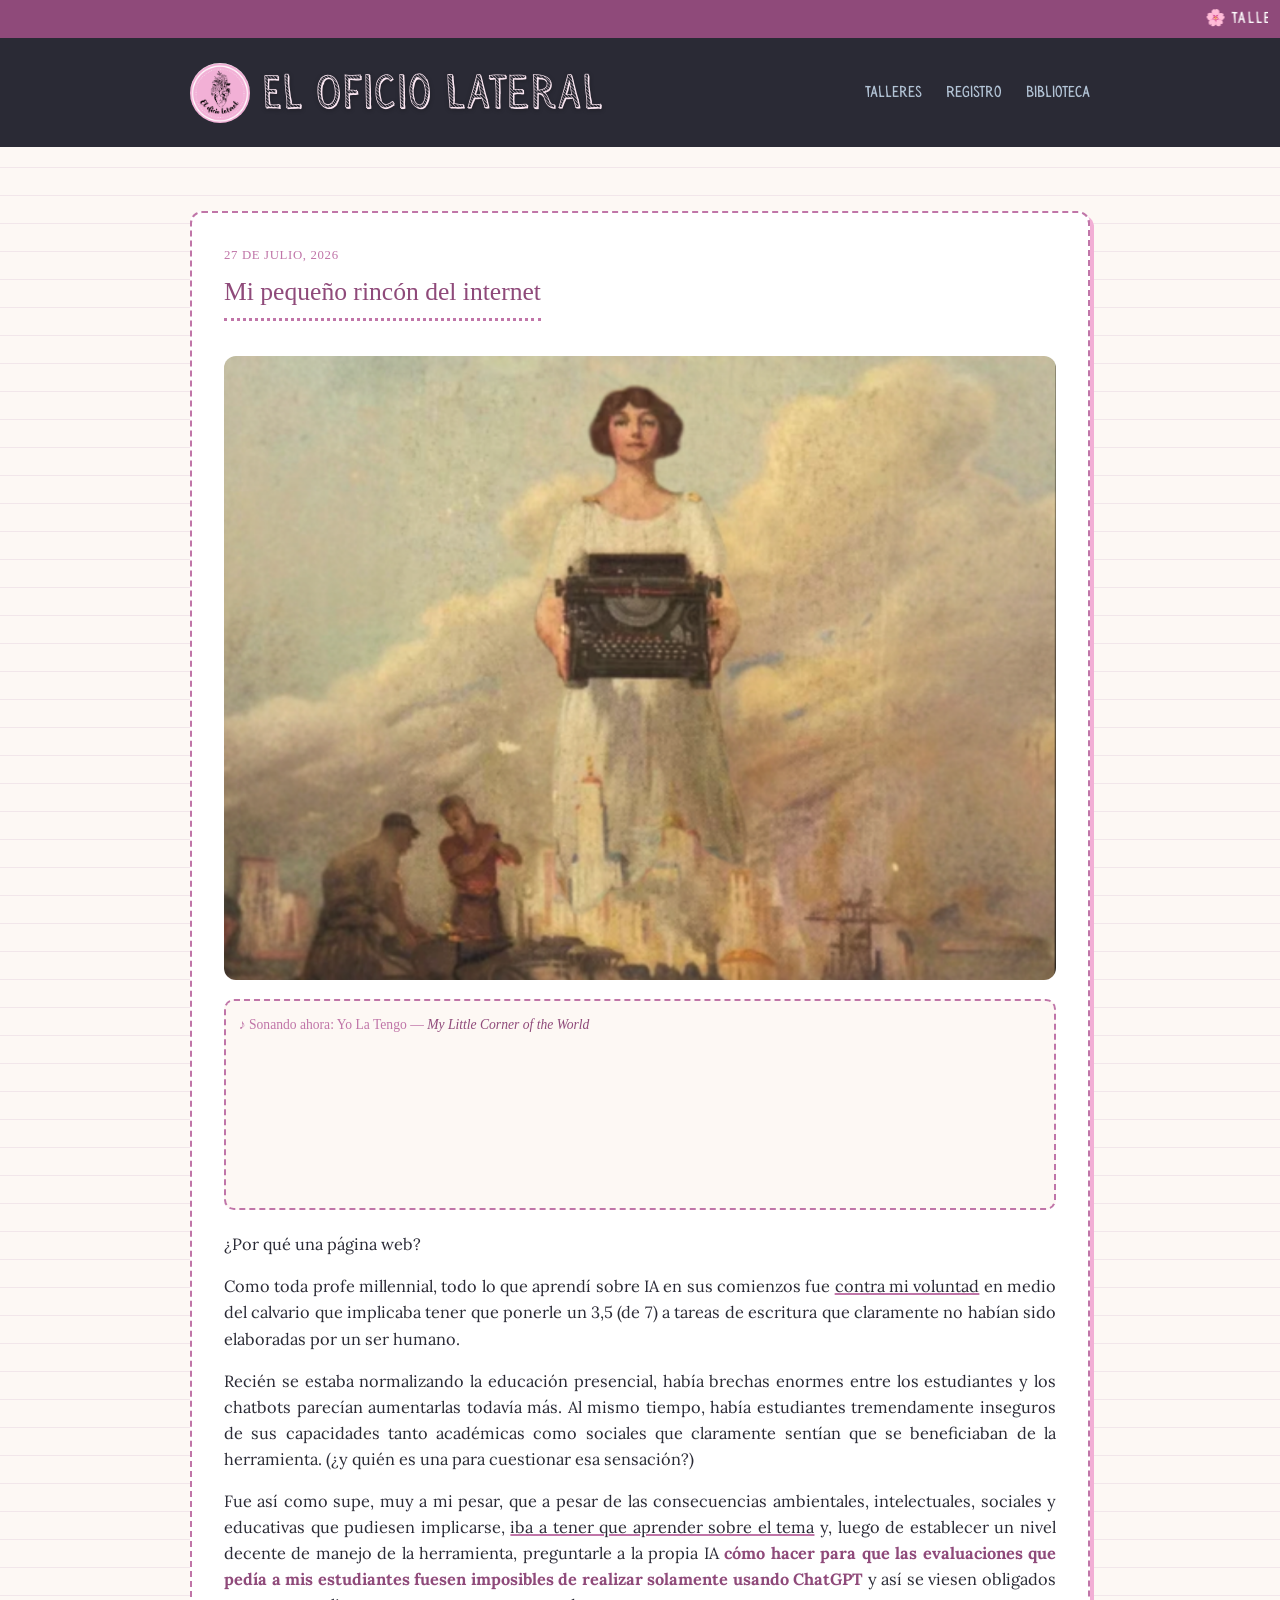
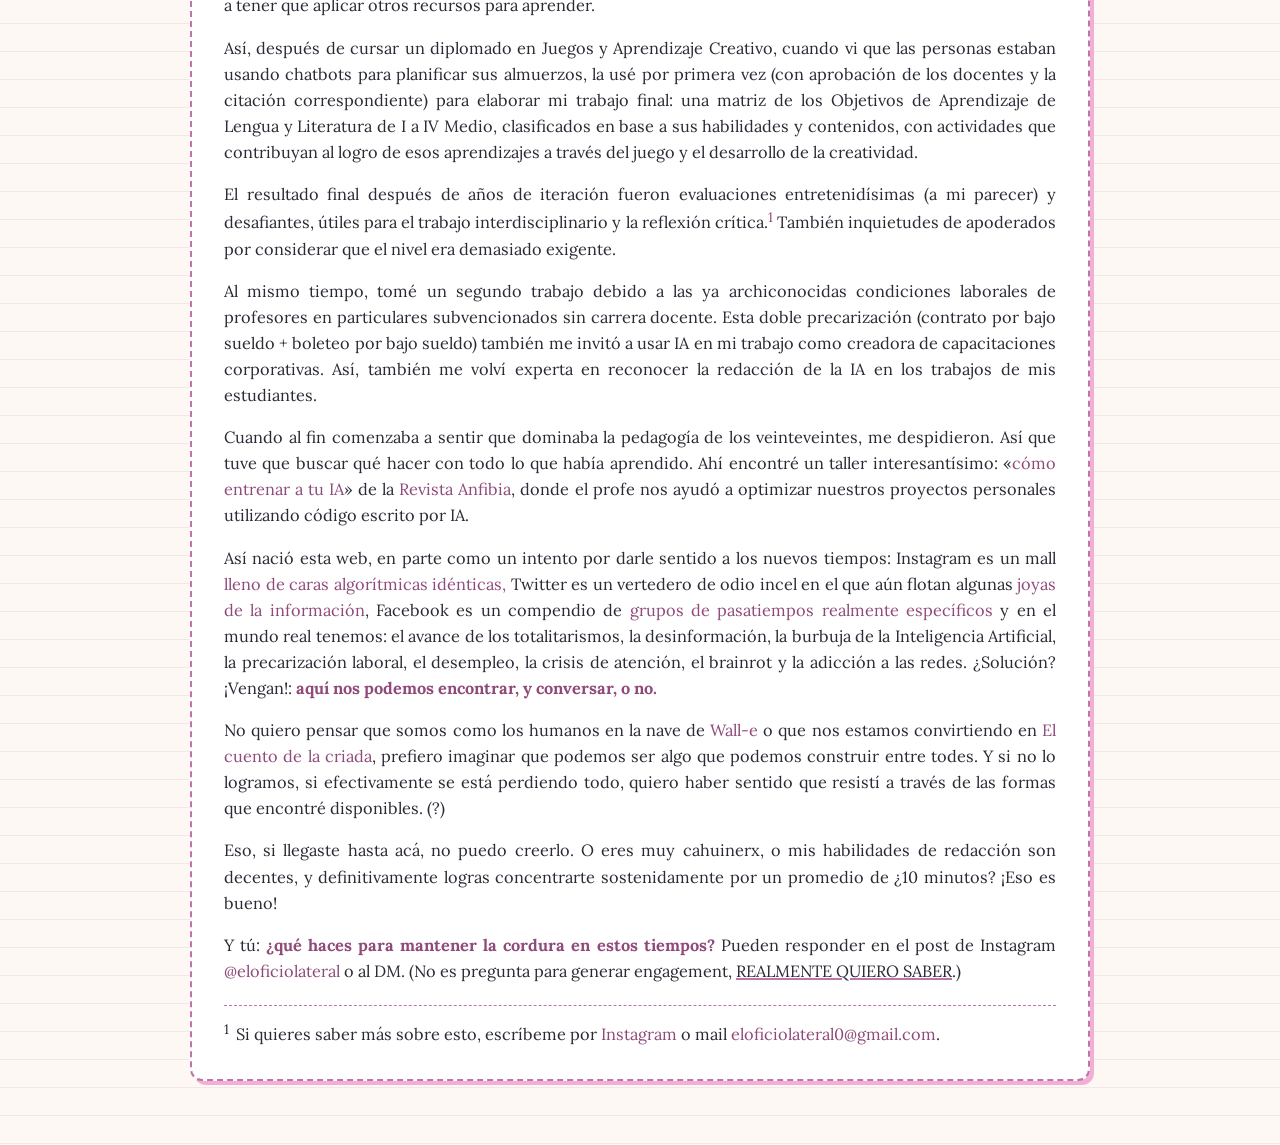
<file: referencia/maqueta-imagen-blog.html>
<!DOCTYPE html>
<!--
  ============================================================
  MAQUETA · imagen debajo del título en una entrada del blog
  ============================================================
  Usa style.css real del sitio, así que esto se ve tal cual se
  vería en blog.html. El recuadro punteado rosa es un placeholder
  en el lugar exacto donde va tu collage — reemplázalo por tu
  <img> real cuando lo tengas listo (ver comentario "EDITABLE").
  Este archivo no forma parte del sitio publicado, se puede
  borrar cuando ya no lo necesites.
  ============================================================
-->
<html lang="es">
<head>
  <meta charset="UTF-8">
  <meta name="viewport" content="width=device-width, initial-scale=1.0">
  <title>Maqueta · imagen en entrada del blog</title>
  <link rel="preconnect" href="https://fonts.googleapis.com">
  <link rel="preconnect" href="https://fonts.gstatic.com" crossorigin>
  <link href="https://fonts.googleapis.com/css2?family=Lora:ital,wght@0,400;0,600;1,400&family=Fredericka+the+Great&family=Kranky&display=swap" rel="stylesheet">
  <link rel="stylesheet" href="../style.css">
  <style>
    /* solo para esta maqueta: simula tu collage sin tener el archivo real */
    .placeholder-collage {
      width: 100%;
      aspect-ratio: 4 / 5;
      background: #111;
      border-radius: 12px;
      margin: 1.2rem 0;
      display: flex;
      flex-direction: column;
      align-items: center;
      justify-content: center;
      gap: 0.8rem;
      color: #fff;
      font-family: 'Lora', serif;
      text-align: center;
      padding: 2rem;
      box-sizing: border-box;
      outline: 3px dashed var(--rosa);
      outline-offset: -12px;
    }
    .placeholder-collage strong {
      font-family: var(--fuente-titulo);
      font-size: 1.6rem;
      color: var(--rosa);
      letter-spacing: 0.03em;
    }
    .placeholder-collage span {
      font-size: 0.85rem;
      opacity: 0.7;
      max-width: 320px;
    }
  </style>
</head>
<body>

  <div class="marquee-barra">
    <marquee behavior="scroll" direction="left" scrollamount="3">
      🌸 Talleres &nbsp;&nbsp; 🧶 Clubes de creación &nbsp;&nbsp; 📔 Clases particulares &nbsp;&nbsp; 📖 Biblioteca Lateral &nbsp;&nbsp; 🎀 Herramientas &nbsp;&nbsp; 💌 Y otras cositas &nbsp;&nbsp;
    </marquee>
  </div>

  <header class="site-header" id="site-header">
    <div class="header-inner">
      <div class="logo">
        <img src="../logo.png" alt="El Oficio Lateral" class="logo-img">
        <span class="logo-texto">El Oficio Lateral</span>
      </div>
      <nav class="nav-principal">
        <a href="#">Talleres</a>
        <a href="#">Registro</a>
        <a href="#">Biblioteca</a>
      </nav>
    </div>
  </header>

  <section class="blog">
    <div class="contenedor">
      <div class="blog-lista">

        <article class="entrada">
          <p class="entrada-fecha">27 de julio, 2026</p>
          <h2>Mi pequeño rincón del internet</h2>

          <img src="../Blog/Imágenes Entradas/Entrada 1.png" alt="Mi pequeño rincón del internet — ilustración vintage de una mujer sosteniendo una máquina de escribir">

          <div class="entrada-cuerpo">
            <div class="ahora-sonando">
              <span class="ahora-sonando-label">♪ Sonando ahora: Yo La Tengo — <em>My Little Corner of the World</em></span>
              <iframe src="https://open.spotify.com/embed/track/2bY66Hf5NbHJ8Ai8eNmJHG?utm_source=generator&theme=0" width="100%" height="152" frameborder="0" allowfullscreen="" allow="autoplay; clipboard-write; encrypted-media; fullscreen; picture-in-picture" loading="lazy"></iframe>
            </div>

            <p>¿Por qué una página web?</p>

            <p>Como toda profe millennial, todo lo que aprendí sobre IA en sus comienzos fue <u>contra mi voluntad</u> en medio del calvario que implicaba tener que ponerle un 3,5 (de 7) a tareas de escritura que claramente no habían sido elaboradas por un ser humano.</p>

            <p>Recién se estaba normalizando la educación presencial, había brechas enormes entre los estudiantes y los chatbots parecían aumentarlas todavía más. Al mismo tiempo, había estudiantes tremendamente inseguros de sus capacidades tanto académicas como sociales que claramente sentían que se beneficiaban de la herramienta. (¿y quién es una para cuestionar esa sensación?)</p>

            <p>Fue así como supe, muy a mi pesar, que a pesar de las consecuencias ambientales, intelectuales, sociales y educativas que pudiesen implicarse, <u>iba a tener que aprender sobre el tema</u> y, luego de establecer un nivel decente de manejo de la herramienta, preguntarle a la propia IA <strong>cómo hacer para que las evaluaciones que pedía a mis estudiantes fuesen imposibles de realizar solamente usando ChatGPT</strong> y así se viesen obligados a tener que aplicar otros recursos para aprender.</p>

            <p>Así, después de cursar un diplomado en Juegos y Aprendizaje Creativo, cuando vi que las personas estaban usando chatbots para planificar sus almuerzos, la usé por primera vez (con aprobación de los docentes y la citación correspondiente) para elaborar mi trabajo final: una matriz de los Objetivos de Aprendizaje de Lengua y Literatura de I a IV Medio, clasificados en base a sus habilidades y contenidos, con actividades que contribuyan al logro de esos aprendizajes a través del juego y el desarrollo de la creatividad.</p>

            <p>El resultado final después de años de iteración fueron evaluaciones entretenidísimas (a mi parecer) y desafiantes, útiles para el trabajo interdisciplinario y la reflexión crítica.<sup><a href="#nota-1">1</a></sup> También inquietudes de apoderados por considerar que el nivel era demasiado exigente.</p>

            <p>Al mismo tiempo, tomé un segundo trabajo debido a las ya archiconocidas condiciones laborales de profesores en particulares subvencionados sin carrera docente. Esta doble precarización (contrato por bajo sueldo + boleteo por bajo sueldo) también me invitó a usar IA en mi trabajo como creadora de capacitaciones corporativas. Así, también me volví experta en reconocer la redacción de la IA en los trabajos de mis estudiantes.</p>

            <p>Cuando al fin comenzaba a sentir que dominaba la pedagogía de los veinteveintes, me despidieron. Así que tuve que buscar qué hacer con todo lo que había aprendido. Ahí encontré un taller interesantísimo: «<a href="https://www.instagram.com/p/Dadl_n1HfY5/?utm_source=ig_web_copy_link&igsh=MzRlODBiNWFlZA==" target="_blank" rel="noopener">cómo entrenar a tu IA</a>» de la <a href="https://www.revistaanfibia.com/" target="_blank" rel="noopener">Revista Anfibia</a>, donde el profe nos ayudó a optimizar nuestros proyectos personales utilizando código escrito por IA.</p>

            <p>Así nació esta web, en parte como un intento por darle sentido a los nuevos tiempos: Instagram es un mall <a href="https://www.newyorker.com/culture/decade-in-review/the-age-of-instagram-face" target="_blank" rel="noopener">lleno de caras algorítmicas idénticas,</a> Twitter es un vertedero de odio incel en el que aún flotan algunas <a href="https://x.com/dieworkwear/status/2078628778054672519" target="_blank" rel="noopener" data-preview="Publicación en X — hay que tener cuenta para verla completa.">joyas de la información</a>, Facebook es un compendio de <a href="https://www.facebook.com/groups/647348965424758/discussion/preview" target="_blank" rel="noopener" data-preview="Grupo de Facebook sobre almacenaje y organización de materiales de bordado — hay que tener cuenta para verlo.">grupos de pasatiempos realmente específicos</a> y en el mundo real tenemos: el avance de los totalitarismos, la desinformación, la burbuja de la Inteligencia Artificial, la precarización laboral, el desempleo, la crisis de atención, el brainrot y la adicción a las redes. ¿Solución? ¡Vengan!: <strong>aquí nos podemos encontrar, y conversar, o no.</strong></p>

            <p>No quiero pensar que somos como los humanos en la nave de <a href="https://images.squarespace-cdn.com/content/v1/60241cb68df65b530cd84d95/1720809139540-QY5NQQLRKMK5Q3R531DW/Humans10.jpg?format=2500w" target="_blank" rel="noopener">Wall-e</a> o que nos estamos convirtiendo en <a href="https://www.elmostrador.cl/noticias/multimedia/punto-por-punto/2026/07/24/proyecto-escucha-su-corazon-de-urruticoechea-seria-mas-duro-que-leyes-de-referencia-en-eeuu/" target="_blank" rel="noopener">El cuento de la criada</a>, prefiero imaginar que podemos ser algo que podemos construir entre todes. Y si no lo logramos, si efectivamente se está perdiendo todo, quiero haber sentido que resistí a través de las formas que encontré disponibles. (?)</p>

            <p>Eso, si llegaste hasta acá, no puedo creerlo. O eres muy cahuinerx, o mis habilidades de redacción son decentes, y definitivamente logras concentrarte sostenidamente por un promedio de ¿10 minutos? ¡Eso es bueno!</p>

            <p>Y tú: <strong>¿qué haces para mantener la cordura en estos tiempos?</strong> Pueden responder en el post de Instagram <a href="https://instagram.com/eloficiolateral" target="_blank" rel="noopener">@eloficiolateral</a> o al DM. (No es pregunta para generar engagement, <u>REALMENTE QUIERO SABER</u>.)</p>

            <p class="entrada-notas" id="nota-1"><sup>1</sup> Si quieres saber más sobre esto, escríbeme por <a href="https://instagram.com/eloficiolateral" target="_blank" rel="noopener">Instagram</a> o mail <a href="mailto:eloficiolateral0@gmail.com">eloficiolateral0@gmail.com</a>.</p>
          </div>
        </article>

      </div>
    </div>
  </section>

</body>
</html>
</file>
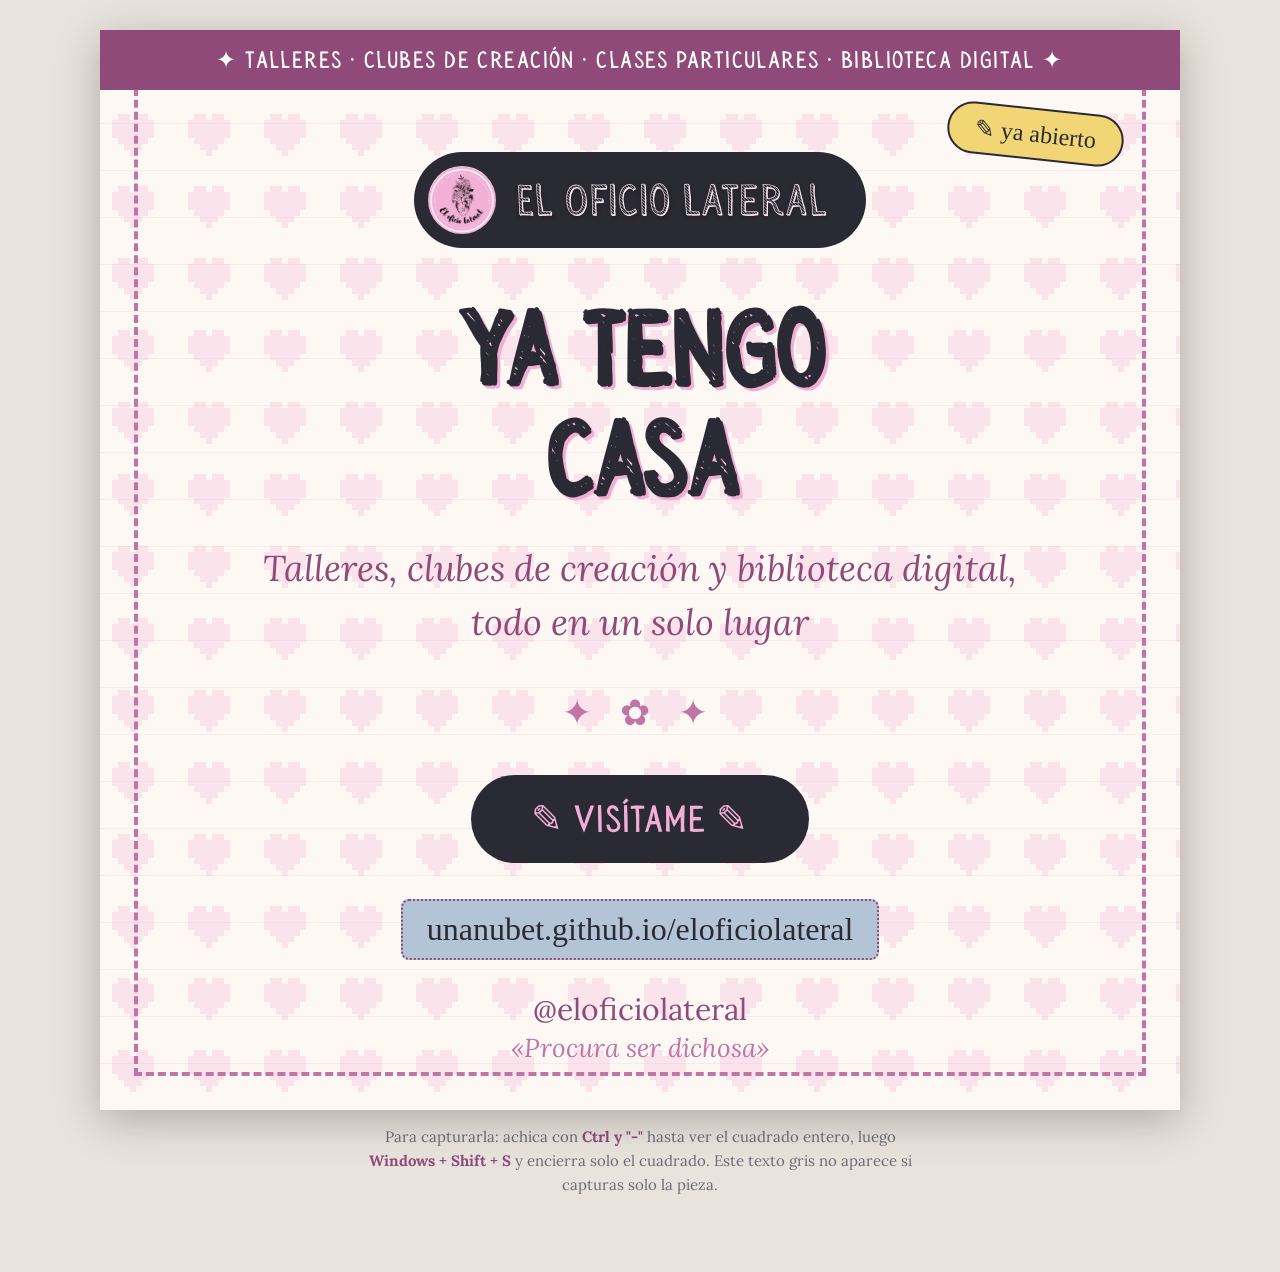
<file: referencia/pieza-lanzamiento.html>
<!DOCTYPE html>
<!--
  ============================================================
  PIEZA DE LANZAMIENTO · El Oficio Lateral
  ============================================================
  Cómo capturarla como imagen para Instagram:
  1. Abre este archivo en el navegador (doble clic).
  2. Si la tarjeta cuadrada no cabe entera en pantalla, achica
     con Ctrl y la tecla "-" hasta verla completa.
  3. Usa el recorte de Windows: tecla Windows + Shift + S,
     y encierra SOLO el cuadrado rosa/crema.
  4. Guárdala y súbela a Instagram (el post es cuadrado 1:1).
  Nota: Instagram reescala igual, así que no te preocupes si la
  captura no queda exactamente en 1080px. Con que sea cuadrada basta.

  ¿Quieres cambiar el texto? Edita lo que está entre las etiquetas
  más abajo (busca "EDITABLE").
  ============================================================
-->
<html lang="es">
<head>
  <meta charset="UTF-8">
  <meta name="viewport" content="width=device-width, initial-scale=1.0">
  <title>Pieza de lanzamiento · El Oficio Lateral</title>
  <link rel="preconnect" href="https://fonts.googleapis.com">
  <link rel="preconnect" href="https://fonts.gstatic.com" crossorigin>
  <link href="https://fonts.googleapis.com/css2?family=Lora:ital,wght@0,400;0,600;1,400;1,600&family=Kranky&display=swap" rel="stylesheet">
  <style>
    :root {
      --rosa: #f2aed5;
      --rosa-medio: #c075a8;
      --rosa-oscuro: #8f4a7a;
      --lila: #b6a2d6;
      --amarillo: #f2d675;
      --gris: #b3c4d6;
      --navy: #2a2a35;
      --crema: #fdf8f4;
      --fuente-titulo: 'Kranky', cursive;
      --fuente-cuerpo: 'Lora', serif;
      --fuente-outline: 'SensaWild Outline', cursive;
      --fuente-fill: 'SensaWild Fill', cursive;
    }

    @font-face {
      font-family: 'SensaWild Outline';
      src: url('../Fuentes/SensaWild-LineOutlineShade.woff2') format('woff2'),
           url('../Fuentes/SensaWild-LineOutlineShade.woff') format('woff');
      font-weight: normal;
      font-style: normal;
      font-display: swap;
    }

    @font-face {
      font-family: 'SensaWild Fill';
      src: url('../Fuentes/SensaWild-Fill.woff2') format('woff2'),
           url('../Fuentes/SensaWild-Fill.woff') format('woff');
      font-weight: normal;
      font-style: normal;
      font-display: swap;
    }

    body {
      margin: 0;
      background: #e9e3dd;
      display: flex;
      flex-direction: column;
      align-items: center;
      padding: 30px 10px 60px;
      font-family: var(--fuente-cuerpo);
      color: var(--navy);
    }

    /* ===== LA PIEZA (cuadrado 1080x1080) ===== */
    .pieza {
      position: relative;
      width: 1080px;
      height: 1080px;
      background-color: var(--crema);
      /* rayado tipo cuaderno, igual que el body del sitio */
      background-image: repeating-linear-gradient(
        transparent, transparent 46px,
        rgba(192,117,168,0.10) 46px, rgba(192,117,168,0.10) 47px
      );
      overflow: hidden;
      box-shadow: 0 10px 40px rgba(0,0,0,0.25);
    }

    /* corazones pixelados de fondo, misma idea que el header del sitio */
    #heartCanvas {
      position: absolute;
      top: 0; left: 0;
      width: 100%; height: 100%;
      pointer-events: none;
      z-index: 0;
    }

    /* marco decorativo */
    .marco {
      position: absolute;
      inset: 34px;
      border: 4px dashed var(--rosa-medio);
      z-index: 1;
    }

    /* barra superior, igual a .marquee-barra del sitio (mismo color, misma fuente) */
    .barra {
      position: absolute;
      top: 0; left: 0; right: 0;
      background: var(--rosa-oscuro);
      color: #fff;
      font-family: var(--fuente-fill);
      font-size: 24px;
      letter-spacing: 0.06em;
      text-align: center;
      padding: 16px 0;
      z-index: 3;
    }

    /* insignia tipo "badge" de tarjeta, usa el amarillo que casi no circula en el sitio */
    .insignia {
      position: absolute;
      top: 78px; right: 56px;
      z-index: 4;
      background: var(--amarillo);
      color: var(--navy);
      font-family: var(--fuente-titulo);
      font-size: 24px;
      padding: 10px 26px;
      border-radius: 999px;
      border: 2px solid var(--navy);
      transform: rotate(6deg);
    }

    .contenido {
      position: absolute;
      inset: 34px;
      z-index: 2;
      display: flex;
      flex-direction: column;
      align-items: center;
      justify-content: center;
      text-align: center;
      padding: 110px 70px 70px;
    }

    /* réplica del logo del header real: chip navy + isotipo + wordmark outline */
    .marca {
      display: flex;
      align-items: center;
      gap: 20px;
      background: var(--navy);
      border-radius: 999px;
      padding: 14px 40px 14px 14px;
      margin-bottom: 48px;
    }

    .marca-logo {
      width: 68px;
      height: 68px;
      border-radius: 50%;
      object-fit: cover;
    }

    .marca-texto {
      font-family: var(--fuente-outline);
      color: #fce8f3;
      font-size: 44px;
      letter-spacing: 0.02em;
      text-shadow: 0 1px 4px rgba(0,0,0,0.4);
    }

    .titular {
      font-family: var(--fuente-outline);
      font-style: normal;
      color: var(--navy);
      font-size: 104px;
      line-height: 1.05;
      margin: 0 0 26px;
      text-shadow: 3px 3px 0 var(--rosa);
    }

    .bajada {
      font-family: var(--fuente-cuerpo);
      font-style: italic;
      font-size: 36px;
      color: var(--rosa-oscuro);
      margin: 0 0 40px;
      max-width: 760px;
      line-height: 1.5;
    }

    .divisor {
      color: var(--rosa-medio);
      font-size: 36px;
      letter-spacing: 0.6rem;
      margin: 0 0 40px;
    }

    /* botón pill, igual a .btn-principal del sitio */
    .boton {
      display: inline-block;
      font-family: var(--fuente-fill);
      font-size: 38px;
      letter-spacing: 0.02em;
      color: var(--rosa);
      background: var(--navy);
      border-radius: 999px;
      padding: 22px 60px;
      margin-bottom: 36px;
    }

    .url {
      font-family: var(--fuente-titulo);
      font-size: 32px;
      color: var(--navy);
      background: var(--gris);
      border: 2px dotted var(--rosa-oscuro);
      border-radius: 8px;
      padding: 10px 24px;
      margin-bottom: 30px;
    }

    .handle {
      font-family: var(--fuente-cuerpo);
      font-size: 30px;
      color: var(--rosa-oscuro);
    }

    /* pie con la cita de marca */
    .pie {
      position: absolute;
      bottom: 46px; left: 0; right: 0;
      text-align: center;
      z-index: 2;
      font-family: var(--fuente-cuerpo);
      font-style: italic;
      font-size: 26px;
      color: var(--rosa-medio);
    }

    .ayuda {
      max-width: 560px;
      text-align: center;
      font-size: 15px;
      color: #6b6b78;
      line-height: 1.6;
    }
    .ayuda strong { color: var(--rosa-oscuro); }
  </style>
</head>
<body>

  <!-- ===================== LA PIEZA ===================== -->
  <div class="pieza" id="pieza">
    <canvas id="heartCanvas"></canvas>
    <div class="marco"></div>

    <!-- barra superior tipo marquee, igual que la del sitio (EDITABLE) -->
    <div class="barra">✦ talleres · clubes de creación · clases particulares · biblioteca digital ✦</div>

    <!-- insignia (EDITABLE) -->
    <div class="insignia">✎ ya abierto</div>

    <div class="contenido">
      <!-- EDITABLE: logo -->
      <div class="marca">
        <img src="../logo.png" alt="" class="marca-logo">
        <span class="marca-texto">El Oficio Lateral</span>
      </div>

      <!-- EDITABLE: titular grande -->
      <h1 class="titular">Ya tengo<br>casa</h1>

      <!-- EDITABLE: bajada -->
      <p class="bajada">Talleres, clubes de creación y biblioteca digital, todo en un solo lugar</p>

      <div class="divisor">✦ ✿ ✦</div>

      <!-- botón (decorativo) -->
      <div class="boton">✎ Visítame ✎</div>

      <!-- EDITABLE: url -->
      <div class="url">unanubet.github.io/eloficiolateral</div>

      <!-- EDITABLE: handle -->
      <div class="handle">@eloficiolateral</div>
    </div>

    <!-- EDITABLE: cita de cierre -->
    <div class="pie">«Procura ser dichosa»</div>
  </div>
  <!-- =================== FIN DE LA PIEZA =================== -->

  <p class="ayuda">
    Para capturarla: achica con <strong>Ctrl y "-"</strong> hasta ver el cuadrado entero,
    luego <strong>Windows + Shift + S</strong> y encierra solo el cuadrado.
    Este texto gris no aparece si capturas solo la pieza.
  </p>

  <script>
    // Corazones pixelados, misma idea que el header del sitio (index.html)
    const canvas = document.getElementById('heartCanvas');
    const pieza = document.getElementById('pieza');
    canvas.width = pieza.offsetWidth;
    canvas.height = pieza.offsetHeight;
    const ctx = canvas.getContext('2d');

    const p = 6; // tamaño del "pixel"
    ctx.fillStyle = 'rgba(242,174,213,0.28)';
    const heart = [
      [0,1,1,0,1,1,0],
      [1,1,1,1,1,1,1],
      [1,1,1,1,1,1,1],
      [1,1,1,1,1,1,1],
      [0,1,1,1,1,1,0],
      [0,0,1,1,1,0,0],
      [0,0,0,1,0,0,0],
    ];
    for (let startY = 12; startY < canvas.height + 70; startY += 72) {
      for (let startX = 12; startX < canvas.width + 76; startX += 76) {
        heart.forEach((row, ry) => {
          row.forEach((cell, rx) => {
            if (cell) ctx.fillRect(startX + rx * p, startY + ry * p, p, p);
          });
        });
      }
    }
  </script>
</body>
</html>
</file>
<file: style.css>
/* === VARIABLES === */
:root {
  --rosa: #f2aed5;
  --gris: #b3c4d6; /* celeste grisáceo (antes gris neutro puro) */
  --rosa-medio: #c075a8;
  --rosa-oscuro: #8f4a7a;
  --lila: #b6a2d6;
  --lila-oscuro: #6f5499; /* lila profundo para texto y detalles (legible sobre blanco/crema) */
  --amarillo: #f2d675;
  --navy: #2a2a35;
  --crema: #fdf8f4;
  --texto: #2a2a35;
  --fuente-titulo: 'Kranky', cursive;
  --fuente-logo: 'Fredericka the Great', cursive;
  --fuente-cuerpo: 'Lora', serif;
  --fuente-outline: 'SensaWild Outline', cursive;
  --fuente-fill: 'SensaWild Fill', cursive;
}

@font-face {
  font-family: 'SensaWild Outline';
  src: url('Fuentes/SensaWild-LineOutlineShade.woff2') format('woff2'),
       url('Fuentes/SensaWild-LineOutlineShade.woff') format('woff');
  font-weight: normal;
  font-style: normal;
  font-display: swap;
}

@font-face {
  font-family: 'SensaWild Fill';
  src: url('Fuentes/SensaWild-Fill.woff2') format('woff2'),
       url('Fuentes/SensaWild-Fill.woff') format('woff');
  font-weight: normal;
  font-style: normal;
  font-display: swap;
}

/* === RESET === */
*, *::before, *::after {
  box-sizing: border-box;
  margin: 0;
  padding: 0;
}

/* === BASE === */
body {
  font-family: var(--fuente-cuerpo);
  line-height: 1.85;
  background-color: var(--crema);
  background-image:
    repeating-linear-gradient(
      transparent,
      transparent 27px,
      #e8d5e0 28px
    );
  background-size: 100% 28px;
  color: var(--texto);
  font-size: 16px;
  line-height: 1.6;
  cursor: url("data:image/svg+xml,%3Csvg xmlns='http://www.w3.org/2000/svg' width='20' height='20' viewBox='0 0 20 20'%3E%3Ccircle cx='10' cy='10' r='4' fill='%238f4a7a'/%3E%3C/svg%3E") 10 10, auto;
}

a {
  color: var(--rosa-oscuro);
  text-decoration: none;
}

a:hover {
  text-decoration: underline;
}

h2 {
  font-family: var(--fuente-titulo);
  font-weight: normal;
  color: var(--rosa-oscuro);
  font-size: 2rem;
  margin-bottom: 1rem;
  display: inline-block;
  border-bottom: 3px dotted var(--rosa-medio);
  padding-bottom: 0.3rem;
}

h3 {
  font-family: var(--fuente-titulo);
  font-weight: normal;
  color: var(--rosa-medio);
  font-size: 1.3rem;
  margin-bottom: 0.5rem;
  -webkit-font-smoothing: antialiased;
  -moz-osx-font-smoothing: grayscale;
}

/* === CONTENEDOR === */
.contenedor {
  max-width: 900px;
  margin: 0 auto;
  padding: 0 1.5rem;
}

/* === MARQUEE === */
.marquee-barra {
  background-color: var(--rosa-oscuro);
  color: white;
  font-size: 0.8rem;
  padding: 0.4rem 0.75rem;
  overflow: hidden;
  white-space: nowrap;
  display: flex;
  align-items: center;
  gap: 0.6rem;
}

.marquee-barra marquee {
  font-family: var(--fuente-fill);
  font-size: 1rem;
  letter-spacing: 0.08rem;
  flex: 1;
  min-width: 0;
}

.marquee-pausa {
  flex-shrink: 0;
  background: none;
  border: 1px solid var(--crema);
  color: var(--crema);
  border-radius: 999px;
  width: 1.5rem;
  height: 1.5rem;
  padding: 0;
  font-size: 0.75rem;
  line-height: 1;
  cursor: pointer;
  display: inline-flex;
  align-items: center;
  justify-content: center;
}

.marquee-pausa:hover {
  background-color: var(--crema);
  color: var(--rosa-oscuro);
}

.marquee-pausa:focus-visible {
  outline: 2px solid var(--crema);
  outline-offset: 2px;
}

/* === HEADER === */
.site-header {
  background-color: var(--navy);
  position: relative;
  overflow: hidden;
  padding: 1rem 1.5rem;
  position: sticky;
  top: 0;
  z-index: 100;
}

.header-inner {
  max-width: 900px;
  margin: 0 auto;
  display: flex;
  justify-content: space-between;
  align-items: center;
  flex-wrap: wrap;
  gap: 0.5rem;
}

.logo {
  display: flex;
  align-items: center;
  gap: 0.75rem;
}

.logo-img {
  height: 60px;
  width: 60px;
  border-radius: 50%;
  object-fit: cover;
}

.logo-texto {
  font-family: var(--fuente-outline);
  color: #fce8f3;
  font-size: 3rem;
  letter-spacing: 0.02em;
  text-shadow: 0 1px 4px rgba(0,0,0,0.4);
  position: relative;
  z-index: 1;
}

.nav-principal {
  display: flex;
  gap: 1.5rem;
  flex-wrap: wrap;
}

.nav-principal a {
  color: var(--gris);
  font-family: var(--fuente-fill);
  font-size: 1rem;
  font-weight: 400;
  transition: color 0.2s;
}

.nav-principal a:hover {
  color: var(--rosa);
  text-decoration: none;
}

/* === DIVISOR DECORATIVO === */
.divisor {
  text-align: center;
  font-size: 1.2rem;
  color: var(--rosa-medio);
  letter-spacing: 0.5rem;
  padding: 0.5rem 0;
}

/* === HERO === */
.hero {
  background-color: var(--rosa);
  padding: 4rem 1.5rem;
  text-align: center;
  border-bottom: 3px dashed var(--rosa-medio);
  position: relative;
}

.hero::before {
  content: none;
}

.hero-inner {
  max-width: 700px;
  margin: 0 auto;
}

.cita-titulo {
  font-family: 'Lora', serif;
  font-weight: 700;
  font-size: 2rem;
  color: var(--navy);
  text-align: center;
  margin-bottom: 0.5rem;
}

.cita-autor {
  font-family: 'Lora', serif;
  font-weight: 400;
  font-size: 0.95rem;
  color: var(--rosa-oscuro);
  text-align: right;
  margin-bottom: 1.5rem;
}

.cita-epigrafe {
  font-family: 'Lora', serif;
  font-style: italic;
  font-size: 0.95rem;
  color: var(--rosa-oscuro);
  text-align: right;
  margin: 1.5rem 0;
  line-height: 1.7;
}

.cita-cuerpo {
  font-family: 'Lora', serif;
  font-size: 0.95rem;
  color: var(--navy);
  text-align: left;
  line-height: 1.85;
  border-left: none;
  margin: 0 0 2rem 0;
  padding: 0;
}

.cita-cuerpo p {
  margin-bottom: 1rem;
  text-indent: 1.5em;
}

.cita-cuerpo p::before {
  content: none;
}

.cita-cuerpo p:first-child::before {
  content: none;
}

.cita-cuerpo p:last-child::after {
  content: none;
}

/* === BOTONES === */
.btn-principal {
  display: inline-block;
  background-color: var(--navy);
  color: var(--rosa);
  padding: 0.75rem 2rem;
  border-radius: 999px;
  font-family: var(--fuente-fill);
  font-size: 1.05rem;
  letter-spacing: 0.02em;
  text-align: center;
  transition: background-color 0.2s;
}

.btn-principal:hover {
  background-color: var(--rosa-oscuro);
  text-decoration: none;
  color: white;
}

.btn-secundario {
  display: inline-block;
  border: 2px solid var(--rosa-medio);
  color: var(--rosa-medio);
  padding: 0.5rem 1.25rem;
  border-radius: 999px;
  font-family: var(--fuente-fill);
  font-size: 1rem;
  letter-spacing: 0.02em;
  text-align: center;
  transition: background-color 0.2s, color 0.2s;
}

.btn-secundario:hover {
  background-color: var(--rosa-medio);
  color: white;
  text-decoration: none;
}

/* === SECCIONES === */
section {
  padding: 4rem 0;
}

section:nth-child(even) {
  background-color: white;
}

/* === BANDA COLLAGE === */
.banda-collage {
  width: 100%;
  line-height: 0;
  max-height: 220px;
  overflow: hidden;
}

.banda-img {
  width: 100%;
  height: 220px;
  object-fit: cover;
  object-position: center;
  display: block;
}

/* === INSTAGRAM === */
.instagram-posts {
  padding: 2rem 0;
  background: white;
}

.ig-grid {
  display: grid;
  grid-template-columns: repeat(auto-fit, minmax(280px, 1fr));
  gap: 1.5rem;
  align-items: start;
}

/* === ORIGEN === */
.origen p {
  max-width: 680px;
  font-size: 1.05rem;
  color: var(--texto);
  margin-bottom: 1.2rem;
}

/* === PRESENTACIÓN === */
.presentacion-inner {
  display: flex;
  gap: 2.5rem;
  align-items: center;
  flex-wrap: wrap;
}

.presentacion-foto {
  flex-shrink: 0;
  width: 220px;
  height: 280px;
  overflow: hidden;
  border-radius: 12px;
  border: 4px solid var(--rosa);
  box-shadow: 6px 6px 0px var(--rosa-medio);
}

.foto-nati {
  display: block;
  width: 100%;
  height: 100%;
  object-fit: cover;
  object-position: center 10%;
  transform: scale(1.2);
  transform-origin: 50% 85%;
  filter: grayscale(100%);
}

.foto-nati:hover {
  filter: grayscale(0%);
  transition: filter 0.4s ease;
}

.presentacion-texto p {
  max-width: 500px;
  font-size: 1.05rem;
  color: var(--texto);
  margin-top: 0.75rem;
}

@media (max-width: 600px) {
  .presentacion-inner {
    flex-direction: column;
    align-items: flex-start;
  }

  .presentacion-foto {
    width: 200px;
    height: 260px;
  }
}

/* === TARJETAS === */
.tarjetas {
  display: grid;
  grid-template-columns: repeat(auto-fill, minmax(260px, 1fr));
  gap: 1.5rem;
  margin-top: 1.5rem;
}

.tarjeta {
  position: relative;
  background: white;
  border: 2px dashed var(--rosa-medio);
  border-radius: 12px;
  padding: 1.5rem;
  display: flex;
  flex-direction: column;
  gap: 0.75rem;
  box-shadow: 4px 4px 0px var(--rosa);
  transition: transform 0.15s, box-shadow 0.15s;
}

.tarjeta > p:not([class]) {
  text-align: justify;
}

.tarjeta > *:last-child {
  margin-top: auto;
}

.tarjeta:hover {
  box-shadow: 6px 6px 0px var(--rosa-medio);
  z-index: 20;
}

.tarjeta h3 {
  text-align: center;
}

.tarjeta-foto {
  position: relative;
  margin: -1.5rem -1.5rem 0;
  border-radius: 10px 10px 0 0;
  overflow: visible;
}

.tarjeta-foto img {
  display: block;
  width: 100%;
  height: auto;
  border-radius: 10px 10px 0 0;
  transform-origin: top center;
  transition: transform 0.25s ease, box-shadow 0.25s ease, border-radius 0.25s ease;
}

.tarjeta-foto:hover img {
  transform: scale(1.8);
  border-radius: 10px;
  box-shadow: 0 12px 30px rgba(0,0,0,0.35);
  z-index: 5;
}

.tarjeta-badge {
  font-size: 0.7rem;
  font-weight: 700;
  text-transform: uppercase;
  letter-spacing: 0.05em;
  color: white;
  background-color: var(--rosa-oscuro);
  padding: 0.2rem 0.6rem;
  border-radius: 999px;
  align-self: flex-start;
}

.tarjeta-tag {
  font-size: 0.75rem;
  font-weight: 600;
  text-transform: uppercase;
  letter-spacing: 0.05em;
  color: var(--rosa-medio);
  background-color: #fce8f3;
  padding: 0.2rem 0.6rem;
  border-radius: 999px;
  align-self: center;
}

/* === BIBLIOTECA ACCESO === */
.biblioteca-acceso {
  text-align: center;
  padding: 3rem 1rem;
}

.acceso-texto {
  font-style: italic;
  color: #666;
  margin-bottom: 1.5rem;
}

.acceso-form {
  display: flex;
  justify-content: center;
  gap: 0.5rem;
  flex-wrap: wrap;
}

.acceso-input {
  font-family: var(--fuente-cuerpo);
  font-size: 1rem;
  padding: 0.5rem 1rem;
  border: 1px solid var(--gris);
  border-radius: 2px;
  outline: none;
  width: 220px;
}

.acceso-input:focus {
  border-color: var(--rosa-medio);
}

.acceso-btn {
  font-family: var(--fuente-cuerpo);
  font-size: 1rem;
  padding: 0.5rem 1.2rem;
  background-color: var(--rosa-oscuro);
  color: white;
  border: none;
  border-radius: 2px;
  cursor: pointer;
}

.acceso-btn:hover {
  background-color: var(--rosa-medio);
}

.acceso-error {
  color: var(--rosa-oscuro);
  font-size: 0.9rem;
  margin-top: 0.8rem;
  min-height: 1.2rem;
}

/* === BIBLIOTECA === */
.biblioteca {
  background-color: var(--crema);
  padding: 4rem 1.5rem;
}

.biblioteca-intro {
  color: #666;
  margin-bottom: 2.5rem;
  font-style: italic;
}

.biblioteca-categorias {
  display: grid;
  grid-template-columns: repeat(auto-fit, minmax(260px, 1fr));
  gap: 2rem;
}

.biblioteca-categoria {
  background: white;
  border: 1px solid var(--gris);
  border-radius: 4px;
  padding: 1.5rem;
}

.cat-titulo {
  font-family: var(--fuente-titulo);
  color: var(--rosa-oscuro);
  font-size: 1.2rem;
  margin-bottom: 1rem;
  border-bottom: 1px solid var(--gris);
  padding-bottom: 0.5rem;
}

.cat-lista {
  list-style: none;
  display: flex;
  flex-direction: column;
  gap: 0.4rem;
  max-height: 400px;
  overflow-y: auto;
  padding-right: 0.5rem;
}

.cat-lista li a {
  color: var(--rosa-oscuro);
  text-decoration: none;
  font-size: 0.9rem;
  line-height: 1.4;
  display: block;
}

.cat-lista li a:hover {
  text-decoration: underline;
  color: var(--rosa-medio);
}

.cat-lista::-webkit-scrollbar {
  width: 4px;
}

.cat-lista::-webkit-scrollbar-track {
  background: var(--gris);
}

.cat-lista::-webkit-scrollbar-thumb {
  background: var(--rosa-medio);
  border-radius: 2px;
}

.tarjeta p {
  font-size: 0.95rem;
  color: #555;
  flex: 1;
}

.tarjeta-pregunta {
  text-align: center;
  font-weight: 600;
  color: var(--rosa-oscuro);
  font-size: 0.95rem;
}

.tarjeta-meta {
  font-size: 0.8rem;
  color: var(--rosa-medio);
  font-weight: 600;
  text-transform: uppercase;
  letter-spacing: 0.05em;
}

.tarjeta-precios {
  margin: 0.75rem 0 0.25rem;
  display: flex;
  flex-direction: column;
  gap: 0.3rem;
}

.tarjeta-precios .precio-item {
  font-size: 0.9rem;
  color: var(--texto);
}

.tarjeta-precios .precio-item strong {
  color: var(--rosa-oscuro);
  font-size: 1rem;
}

.tarjeta-precios .precio-nota {
  font-size: 0.78rem;
  color: var(--rosa-medio);
  font-style: italic;
}

/* Tarjeta horizontal: afiche a la izquierda, texto a la derecha. Se apilan hacia abajo al sumar talleres. */
.tarjetas--horizontal {
  grid-template-columns: 1fr;
}

.tarjeta--horizontal {
  flex-direction: row;
  gap: 1.5rem;
}

.tarjeta--horizontal .tarjeta-foto {
  flex: 0 0 210px;
  align-self: flex-start;
  margin: 0;
  border-radius: 8px;
}

.tarjeta--horizontal .tarjeta-foto img {
  border-radius: 8px;
  transform-origin: left top;
}

.tarjeta--horizontal .tarjeta-foto:hover img {
  transform: scale(1.5);
  border-radius: 8px;
}

.tarjeta-detalle summary {
  cursor: pointer;
  font-weight: 700;
  color: var(--rosa-oscuro);
  font-size: 0.95rem;
  margin-bottom: 0.5rem;
}

.tarjeta-detalle > * + * {
  margin-top: 0.75rem;
}

.tarjeta-cuerpo {
  flex: 1;
  display: flex;
  flex-direction: column;
  gap: 0.75rem;
}

.tarjeta-cuerpo > p:not([class]) {
  text-align: justify;
}

.tarjeta-cuerpo .tarjeta-tag,
.tarjeta-cuerpo .tarjeta-badge {
  align-self: flex-start;
}

.tarjeta-grupos {
  margin-top: 0;
}

.tarjeta-grupos .precio-item em {
  color: var(--rosa-oscuro);
  font-weight: 600;
}

.tarjeta-botones {
  display: flex;
  flex-wrap: wrap;
  gap: 0.6rem;
  margin-top: auto;
}

@media (max-width: 700px) {
  .tarjeta--horizontal {
    flex-direction: column;
  }

  .tarjeta--horizontal .tarjeta-foto {
    flex: none;
    align-self: auto;
  }

  .tarjeta--horizontal .tarjeta-foto img {
    transform-origin: top center;
  }

  .tarjeta--horizontal .tarjeta-foto:hover img {
    transform: scale(1.3);
  }
}

/* === CONTACTO === */
.contacto {
  text-align: center;
}

.contacto p {
  margin-bottom: 1.5rem;
  font-size: 1.05rem;
}

.instagram-link {
  margin-top: 1rem;
  font-size: 0.9rem;
  color: #666;
}

/* === FOOTER === */
.site-footer {
  background-color: var(--navy);
  color: var(--gris);
  text-align: center;
  padding: 1.5rem;
  font-size: 0.85rem;
}

.visit-counter {
  display: flex;
  align-items: center;
  justify-content: center;
  gap: 0.6rem;
  margin-top: 0.9rem;
}

.visit-counter__label {
  font-size: 0.7rem;
  font-weight: 700;
  text-transform: uppercase;
  letter-spacing: 0.05em;
  color: var(--gris);
}

.visit-counter__digits {
  display: flex;
  gap: 2px;
  background-color: #000;
  padding: 4px;
  border: 1px solid var(--rosa-oscuro);
  border-radius: 3px;
}

.visit-counter__digits span {
  display: inline-block;
  min-width: 0.9em;
  padding: 0.15rem 0.3rem;
  font-family: 'Courier New', monospace;
  font-weight: 700;
  font-size: 0.85rem;
  color: var(--rosa);
  background-color: #111;
  border-radius: 2px;
  text-align: center;
}

/* === AGENDA TU CLASE === */
.agenda-intro {
  max-width: 680px;
  font-size: 1.05rem;
  color: var(--texto);
  margin-bottom: 2rem;
}

.calendly-inline-widget {
  border: 2px dashed var(--rosa-medio);
  border-radius: 12px;
  box-shadow: 4px 4px 0px var(--rosa);
  background: white;
  overflow: hidden;
}

.agenda-fallback {
  margin-top: 2rem;
  text-align: center;
  border-top: 1px dashed var(--gris);
  padding-top: 1.5rem;
}

.agenda-fallback p {
  color: #666;
  font-style: italic;
  margin-bottom: 1rem;
}

/* === TALLERES REALIZADOS === */
.realizados-intro {
  max-width: 680px;
  font-size: 1.05rem;
  color: var(--texto);
  margin-bottom: 2rem;
}

.realizados-grid {
  display: grid;
  grid-template-columns: repeat(3, 1fr);
  gap: 1rem;
}

@media (max-width: 700px) {
  .realizados-grid {
    grid-template-columns: 1fr;
  }
}

.realizado {
  background: white;
  border: 2px dashed var(--rosa-medio);
  border-radius: 12px;
  overflow: hidden;
  box-shadow: 4px 4px 0px var(--rosa);
  transition: transform 0.15s, box-shadow 0.15s;
  display: flex;
  flex-direction: column;
}

.realizado:hover {
  transform: translate(-2px, -2px);
  box-shadow: 6px 6px 0px var(--rosa-medio);
}

.realizado-foto {
  position: relative;
  background: var(--navy);
  display: flex;
  align-items: center;
  justify-content: center;
  overflow: hidden;
}

.realizado-foto img {
  width: 100%;
  height: auto;
  max-height: 240px;
  object-fit: contain;
  display: block;
  filter: grayscale(60%);
  transition: filter 0.4s ease;
}

.realizado:hover .realizado-foto img {
  filter: grayscale(0%);
}

.realizado-anio {
  position: absolute;
  bottom: 0.6rem;
  right: 0.6rem;
  font-family: var(--fuente-titulo);
  font-size: 0.8rem;
  color: white;
  background-color: var(--rosa-oscuro);
  padding: 0.15rem 0.6rem;
  border-radius: 999px;
}

.realizado-texto {
  padding: 1rem;
  display: flex;
  flex-direction: column;
  gap: 0.35rem;
}

.realizado-texto h3 {
  font-size: 1.1rem;
  margin-bottom: 0.1rem;
}

.realizado-tag {
  font-size: 0.68rem;
  font-weight: 600;
  text-transform: uppercase;
  letter-spacing: 0.05em;
  color: var(--rosa-medio);
}

.realizado-texto p:not(.realizado-tag) {
  font-size: 0.85rem;
  color: #555;
}

/* Galería de miniaturas: el afiche va primero, separado por una línea de las fotos reales */
.realizado-thumbs {
  display: flex;
  align-items: center;
  gap: 0.35rem;
  flex-wrap: wrap;
  margin-top: 0.5rem;
}

.realizado-thumbs-divisor {
  width: 1px;
  align-self: stretch;
  min-height: 38px;
  background: var(--gris);
  margin: 0 0.15rem;
}

.realizado-thumbs img {
  width: 38px;
  height: 38px;
  object-fit: cover;
  border-radius: 4px;
  border: 2px solid var(--gris);
  cursor: pointer;
  filter: grayscale(40%);
  transition: filter 0.2s, border-color 0.2s, transform 0.15s;
}

.realizado-thumbs img:hover {
  filter: grayscale(0%);
  transform: translateY(-2px);
}

.realizado-thumbs img.thumb-activa {
  border-color: var(--rosa-oscuro);
  filter: grayscale(0%);
}

.realizado-thumbs img:focus-visible {
  outline: 2px solid var(--rosa-oscuro);
  outline-offset: 2px;
}

/* === HISTORIAS (recortes scrapbook) === */
.historias {
  margin-top: 3.5rem;
  border-top: 1px dashed var(--gris);
  padding-top: 2.5rem;
}

.historias-titulo {
  font-family: var(--fuente-titulo);
  color: var(--rosa-oscuro);
  font-size: 1.4rem;
  text-align: center;
  margin-bottom: 0.3rem;
}

.historias-sub {
  text-align: center;
  color: #666;
  font-size: 0.9rem;
  margin-bottom: 2.2rem;
}

.historias-tira {
  display: flex;
  flex-wrap: wrap;
  gap: 2rem 2.5rem;
  justify-content: center;
  align-items: flex-start;
}

.historia {
  margin: 0;
  position: relative;
  background: white;
  padding: 8px;
  border: 1px solid var(--gris);
  box-shadow: 5px 5px 0 var(--rosa);
  transition: transform 0.2s;
}

.historia img,
.historia video {
  display: block;
  width: 235px;
  max-width: 72vw;
  height: auto;
}

.historia--video { cursor: default; }

.historia-pie {
  font-family: var(--fuente-titulo);
  font-size: 0.75rem;
  color: var(--rosa-oscuro);
  text-align: center;
  margin-top: 4px;
  letter-spacing: 0.03em;
}

.historia:nth-child(1) { transform: rotate(-2.5deg); }
.historia:nth-child(2) { transform: rotate(1.5deg); }
.historia:nth-child(3) { transform: rotate(-1deg); }
.historia:nth-child(4) { transform: rotate(2deg); }

/* washi tape */
.historia::before {
  content: "";
  position: absolute;
  top: -11px;
  left: 50%;
  width: 78px;
  height: 24px;
  transform: translateX(-50%) rotate(-4deg);
  background: repeating-linear-gradient(
    45deg,
    rgba(242,174,213,0.65),
    rgba(242,174,213,0.65) 6px,
    rgba(192,117,168,0.55) 6px,
    rgba(192,117,168,0.55) 12px
  );
  box-shadow: 0 1px 2px rgba(0,0,0,0.15);
}

.historia:hover {
  transform: rotate(0deg) scale(1.03);
  z-index: 2;
}

/* el video no escala en hover, para no estorbar sus controles */
.historia--video:hover { transform: rotate(2deg); }

/* === BLOG === */
.blog-lista {
  display: flex;
  flex-direction: column;
  gap: 2rem;
  max-width: 900px;
  margin: 0 auto;
}

/* en pantallas grandes, cancela el padding de .contenedor para que las
   entradas empiecen/terminen a ras de los 900px del header (misma línea
   que el logo y el último link del menú) */
@media (min-width: 701px) {
  .blog-lista {
    width: calc(100% + 3rem);
    margin-left: -1.5rem;
    margin-right: -1.5rem;
  }
}

.entrada {
  background: white;
  border: 2px dashed var(--rosa-medio);
  border-radius: 12px;
  padding: 2rem;
  box-shadow: 4px 4px 0px var(--rosa);
}

.entrada-fecha {
  font-family: var(--fuente-titulo);
  font-size: 0.8rem;
  text-transform: uppercase;
  letter-spacing: 0.05em;
  color: var(--rosa-medio);
  margin-bottom: 0.4rem;
}

.entrada h2 {
  font-size: 1.6rem;
  border-bottom: 3px dotted var(--rosa-medio);
  display: inline-block;
  margin-bottom: 1rem;
}

.entrada-cuerpo p {
  font-size: 1.02rem;
  color: var(--texto);
  margin-bottom: 1rem;
  text-align: justify;
  hyphens: auto;
}

.entrada-cuerpo p:last-child {
  margin-bottom: 0;
}

.entrada img {
  display: block;
  width: 100%;
  height: auto;
  border-radius: 12px;
  margin: 1.2rem 0;
}

.entrada-cuerpo em {
  color: var(--rosa-oscuro);
}

.entrada-notas {
  border-top: 1px dashed var(--rosa-medio);
  padding-top: 0.8rem;
  margin-top: 1.3rem;
}

.entrada-notas sup {
  margin-right: 0.2rem;
}

.entrada-cuerpo strong {
  color: var(--rosa-oscuro);
}

.entrada-cuerpo u {
  text-decoration-color: var(--rosa-medio);
  text-decoration-thickness: 2px;
}

/* tarjetas de preview al estilo Wikipedia para links con data-preview */
.link-preview {
  position: relative;
  display: inline-block;
  border-bottom: 1px dashed var(--rosa-oscuro);
}

.link-preview-card {
  display: none;
  position: absolute;
  left: 0;
  bottom: calc(100% + 8px);
  width: 240px;
  background: white;
  border: 2px dashed var(--rosa-medio);
  border-radius: 10px;
  padding: 0.7rem 0.9rem;
  box-shadow: 4px 4px 0px var(--rosa);
  font-family: var(--fuente-cuerpo);
  font-size: 0.85rem;
  color: var(--texto);
  line-height: 1.4;
  text-align: left;
  z-index: 10;
}

.link-preview-card img {
  display: block;
  width: 100%;
  border-radius: 6px;
  margin-bottom: 0.4rem;
}

.link-preview:hover .link-preview-card,
.link-preview:focus .link-preview-card,
.link-preview.activa .link-preview-card {
  display: block;
}

@media (max-width: 600px) {
  .link-preview-card {
    width: 200px;
  }
}

.blog-vacio {
  text-align: center;
  color: #666;
  max-width: 600px;
  margin: 2rem auto 0;
}

/* widget "sonando ahora" para entradas del blog con música (embed de Spotify) */
.ahora-sonando {
  display: flex;
  flex-direction: column;
  gap: 0.5rem;
  background: var(--crema);
  border: 2px dashed var(--rosa-medio);
  border-radius: 10px;
  padding: 0.8rem;
  margin-bottom: 1.3rem;
}

.ahora-sonando-label {
  font-family: var(--fuente-titulo);
  font-size: 0.85rem;
  color: var(--rosa-medio);
}

.ahora-sonando iframe {
  display: block;
  width: 100%;
  border-radius: 12px;
}

/* === MOBILE === */
@media (max-width: 600px) {
  .marquee-barra {
    display: none;
  }

  .cita-mistral {
    font-size: 1.2rem;
  }

  .nav-principal {
    gap: 1rem;
    justify-content: center;
  }

  .header-inner {
    justify-content: center;
  }

  h2 {
    font-size: 1.6rem;
  }

  .entrada {
    padding: 1.2rem;
  }

  .ahora-sonando {
    padding: 0.5rem;
  }
}

/* === PÁGINA DEL BLOG (rebranding nov 2026): fondo lila plano + título en Rammeto One === */
.pagina-blog {
  background-color: var(--lila);
  background-image: none;
}

.pagina-blog section.blog {
  background-color: transparent;
}

.pagina-blog .hero {
  background-color: var(--lila);
  border-bottom: 3px dashed var(--navy);
}

.pagina-blog .cita-titulo {
  font-family: 'Rammetto One', sans-serif;
  font-weight: 400;
  font-size: 3rem;
  line-height: 1.05;
  letter-spacing: 0.06em;
  color: var(--navy);
}

.pagina-blog .cita-epigrafe {
  color: var(--navy);
}

.pagina-blog .entrada {
  border-color: var(--navy);
  box-shadow: 4px 4px 0px var(--navy);
}

/* blog: tipografía Bitter (cuerpo, títulos de entrada, etiquetas) + detalles en lila profundo */
.pagina-blog {
  font-family: 'Bitter', serif;
}

.pagina-blog .cita-epigrafe {
  font-family: 'Bitter', serif;
}

.pagina-blog .entrada h2 {
  font-family: 'Abril Fatface', serif;
  font-weight: 400;
  font-size: 1.9rem;
  letter-spacing: 0.02em;
  color: var(--navy);
  border-bottom-color: var(--lila-oscuro);
}

.pagina-blog .entrada-fecha,
.pagina-blog .ahora-sonando-label {
  font-family: 'Bitter', serif;
  font-weight: 700;
  letter-spacing: 0.08em;
  color: var(--lila-oscuro);
}

.pagina-blog .entrada-cuerpo p {
  font-family: 'Bitter', serif;
}

.pagina-blog .entrada-cuerpo em,
.pagina-blog .entrada-cuerpo strong {
  color: var(--lila-oscuro);
}

.pagina-blog .entrada-cuerpo u {
  text-decoration-color: var(--lila);
}

.pagina-blog .entrada-notas {
  border-top-color: var(--lila-oscuro);
}
</file>
